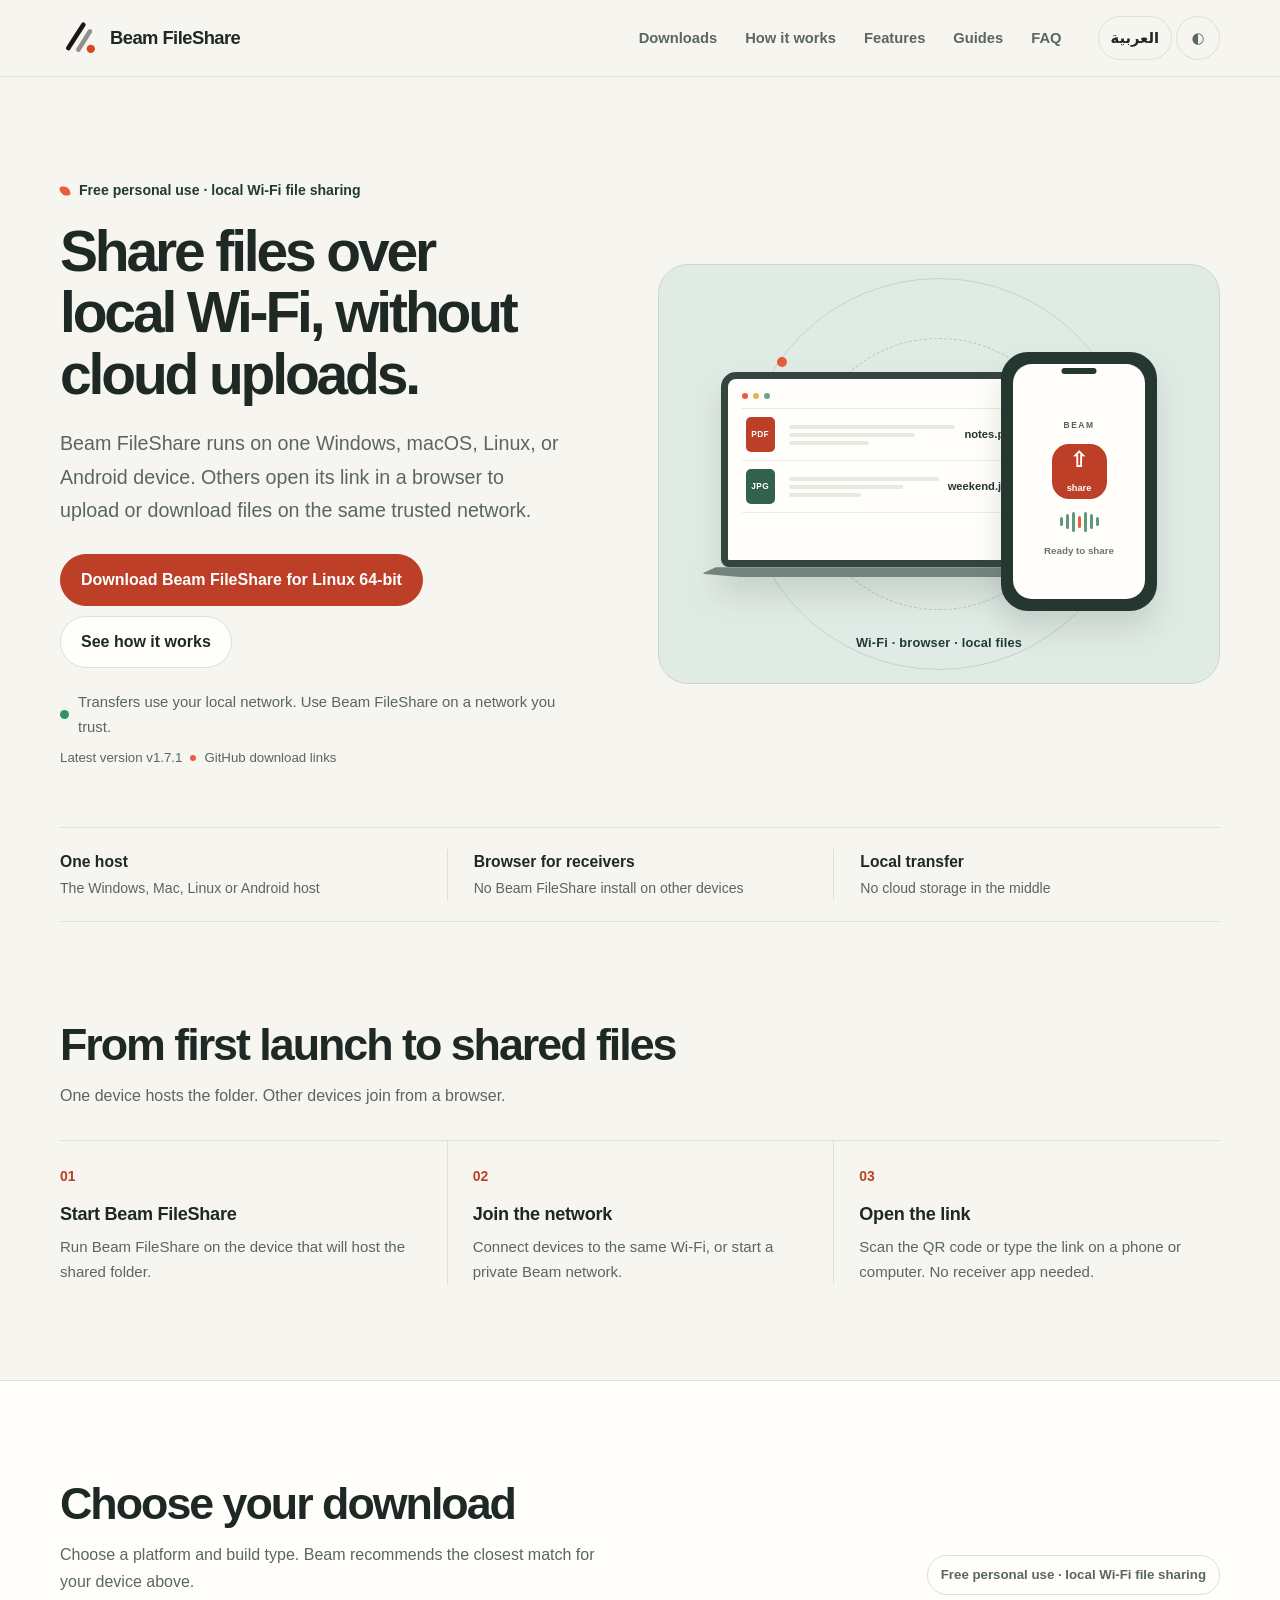
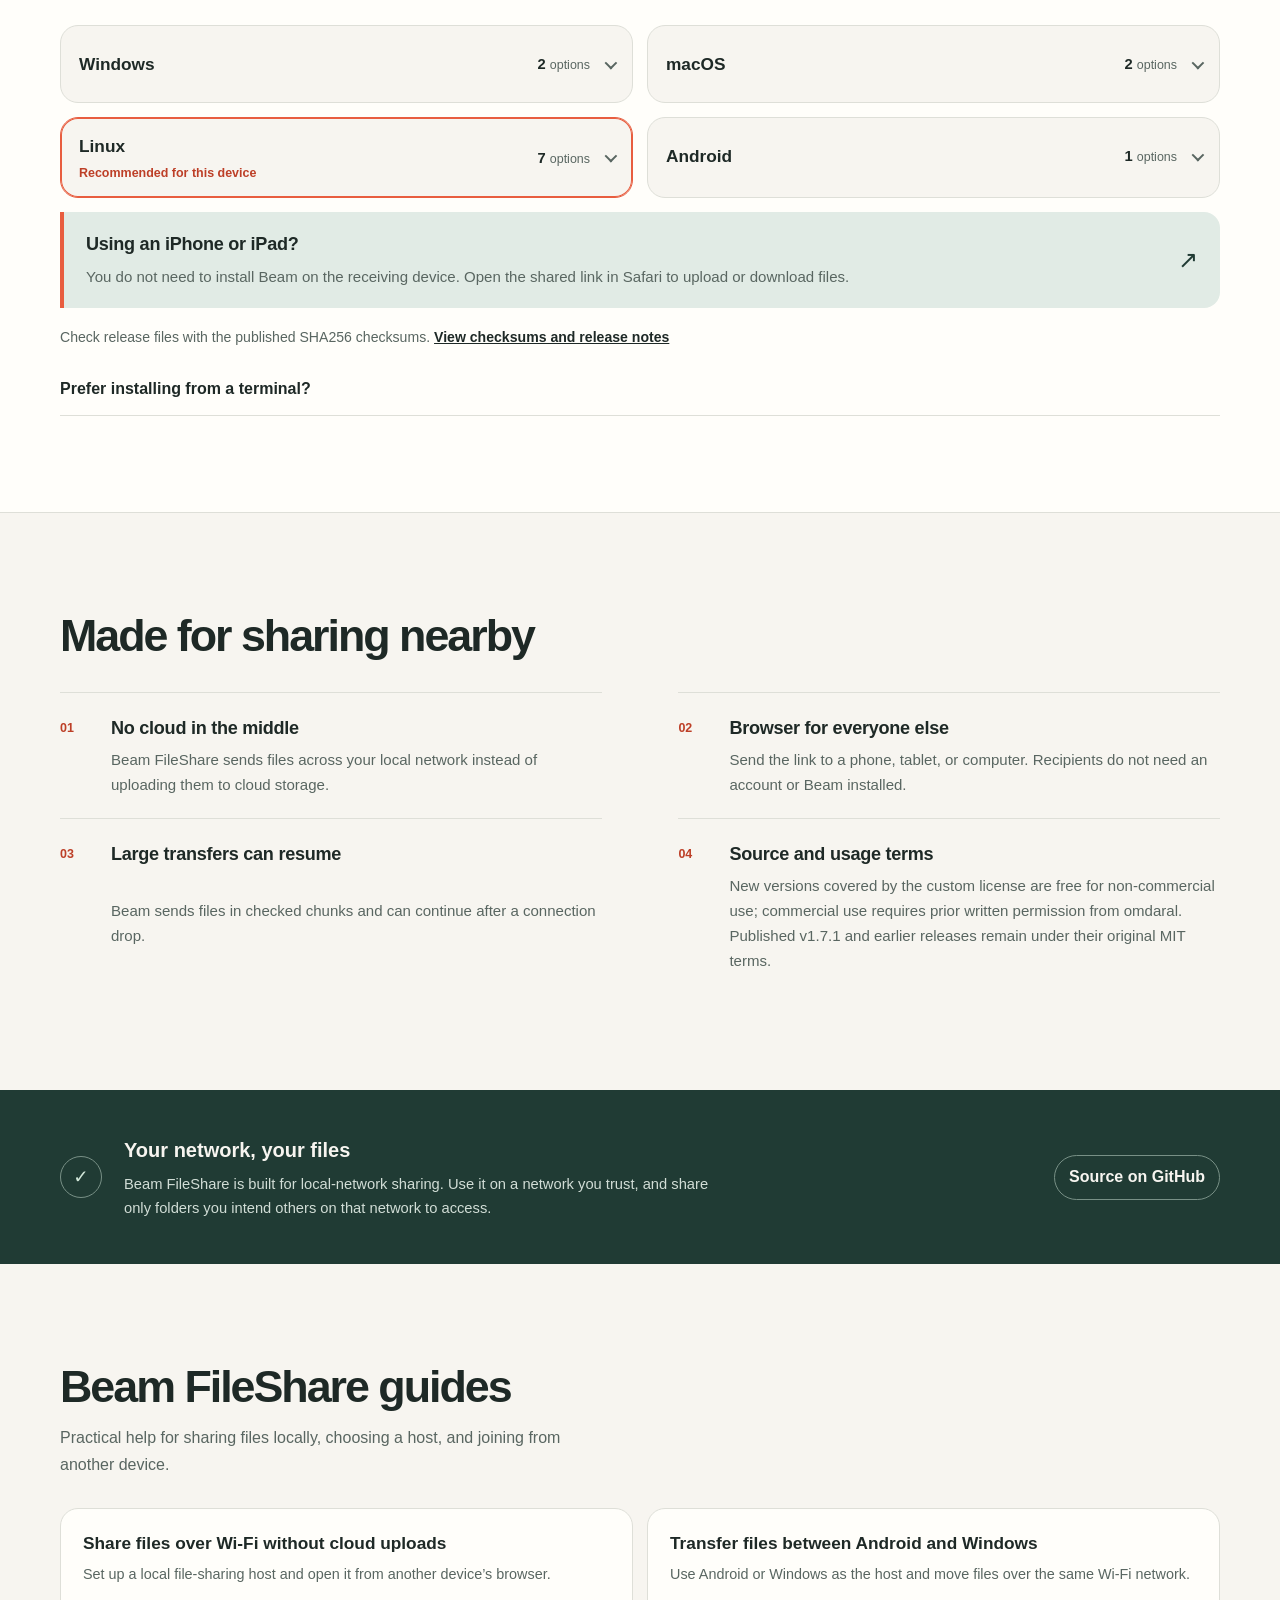
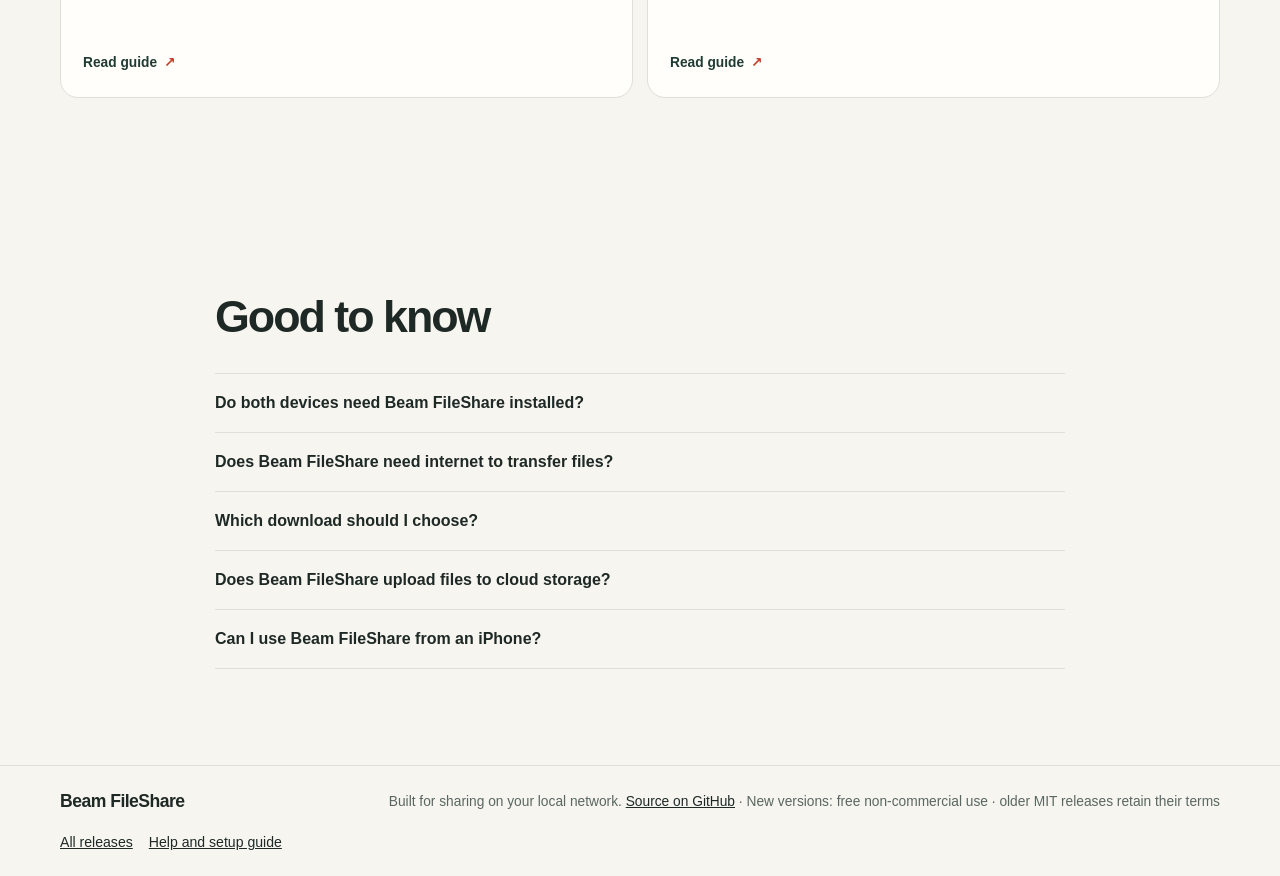
<file: index.html>
<!doctype html>
<html lang="en" dir="ltr">
<head>
<meta charset="utf-8">
<meta name="viewport" content="width=device-width, initial-scale=1">
<title>Beam FileShare: Local Wi-Fi File Sharing</title>
<meta name="description" content="Share files across local Wi-Fi with Beam FileShare. Host on Windows, macOS, Linux or Android; everyone else uses a browser. No cloud uploads or receiver app.">
<meta name="robots" content="index,follow,max-image-preview:large">
<link rel="canonical" href="https://omdaral.github.io/beam-website/">
<link rel="alternate" hreflang="en" href="https://omdaral.github.io/beam-website/">
<link rel="alternate" hreflang="ar" href="https://omdaral.github.io/beam-website/ar/">
<link rel="alternate" hreflang="x-default" href="https://omdaral.github.io/beam-website/">
<meta name="theme-color" content="#f7f5f0">
<meta property="og:type" content="website">
<meta name="referrer" content="strict-origin-when-cross-origin">
<meta property="og:site_name" content="Beam FileShare">
<meta property="og:title" content="Beam FileShare: Local Wi-Fi File Sharing">
<meta property="og:description" content="Share files over local Wi-Fi on Windows, Mac, Linux and Android. New versions are free for non-commercial use; v1.7.1 remains under its original MIT terms.">
<meta property="og:url" content="https://omdaral.github.io/beam-website/">
<meta property="og:image" content="https://omdaral.github.io/beam-website/assets/og-cover.png">
<meta property="og:image:width" content="1200">
<meta property="og:image:height" content="630">
<meta property="og:image:alt" content="Illustration of a phone and computer sharing a file over a local Wi‑Fi connection">
<meta property="og:locale" content="en_US">
<meta property="og:locale:alternate" content="ar_AR">
<meta name="twitter:card" content="summary_large_image">
<meta name="twitter:title" content="Beam FileShare: Local Wi-Fi File Sharing">
<meta name="twitter:description" content="Share files over local Wi-Fi on Windows, Mac, Linux and Android. New versions are free for non-commercial use; v1.7.1 remains under its original MIT terms.">
<meta name="twitter:image" content="https://omdaral.github.io/beam-website/assets/og-cover.png">
<link rel="icon" href="assets/logo.svg" type="image/svg+xml">
<link rel="apple-touch-icon" href="assets/logo.svg">
<link rel="manifest" href="manifest.webmanifest">
<script>(function(){var l=new URLSearchParams(location.search).get("lang");var a=/\/ar\/?$/.test(location.pathname);if(l==="ar"&&!a)location.replace("ar/");else if(l==="en"&&a)location.replace("../");})();</script>
<style>
:root {
  color-scheme: light;
  --paper: #f7f5f0;
  --surface: #fffefa;
  --ink: #1e2926;
  --muted: #596661;
  --line: #dedfd8;
  --accent: #e85d3f;
  --accent-dark: #bd3f27;
  --mint: #e1ebe5;
  --forest: #203b34;
  --focus: #1769aa;
  --radius: 20px;
  --max: 1160px;
}
:root[data-theme="dark"] {
  color-scheme: dark;
  --paper: #17201e;
  --surface: #202b28;
  --ink: #f3f2eb;
  --muted: #c0cbc5;
  --line: #3e4c46;
  --accent: #ff8263;
  --accent-dark: #ffab93;
  --mint: #263b34;
  --forest: #101714;
  --focus: #91caff;
}
* { box-sizing: border-box; }
html { scroll-behavior: smooth; scroll-padding-top: 92px; }
body { margin: 0; background: var(--paper); color: var(--ink); font-family: "Segoe UI", Tahoma, Arial, system-ui, sans-serif; font-size: 16px; line-height: 1.65; }
a { color: inherit; }
a:focus-visible, button:focus-visible, summary:focus-visible { outline: 3px solid var(--focus); outline-offset: 3px; }
button, a { -webkit-tap-highlight-color: transparent; touch-action: manipulation; }
.wrap { width: min(var(--max), 100% - 40px); margin-inline: auto; }
.skip { position: absolute; z-index: 100; inset-block-start: -60px; inset-inline-start: 12px; padding: 10px 16px; color: var(--surface); background: var(--ink); border-radius: 8px; }
.skip:focus { inset-block-start: 12px; }
.top { position: sticky; z-index: 20; inset-block-start: 0; background: color-mix(in srgb, var(--paper) 94%, transparent); border-bottom: 1px solid var(--line); backdrop-filter: blur(14px); }
.bar { min-height: 76px; display: flex; align-items: center; gap: 24px; }
.brand, .footer-brand { display: inline-flex; align-items: center; gap: 10px; text-decoration: none; font-size: 1.15rem; font-weight: 800; letter-spacing: -.03em; }
.brand img { flex: none; border-radius: 12px; }
.main-nav { margin-inline-start: auto; display: flex; align-items: center; gap: 4px; }
.main-nav a, .lang, .theme { min-height: 44px; display: inline-flex; align-items: center; justify-content: center; padding: 8px 12px; color: var(--muted); background: transparent; border: 0; border-radius: 999px; text-decoration: none; font: inherit; font-size: .92rem; font-weight: 650; }
.main-nav a:hover, .lang:hover, .theme:hover { background: var(--mint); color: var(--ink); }
.controls { display: flex; align-items: center; gap: 4px; }
.theme { min-width: 44px; border: 1px solid var(--line); cursor: pointer; }
.lang { color: var(--ink); border: 1px solid var(--line); }
.hero { display: grid; grid-template-columns: minmax(0, .95fr) minmax(420px, 1.05fr); align-items: center; gap: clamp(36px, 7vw, 92px); padding-block: clamp(52px, 8vw, 104px) 58px; }
.hero-copy { max-width: 570px; }
.eyebrow { margin: 0 0 18px; display: flex; align-items: center; gap: 9px; color: var(--forest); font-size: .88rem; font-weight: 750; }
.eyebrow-mark { width: 10px; height: 10px; display: inline-block; border-radius: 3px 8px 3px 8px; background: var(--accent); transform: rotate(-12deg); }
h1, h2, h3, p { overflow-wrap: anywhere; }
h1 { max-width: 18ch; margin: 0; font-size: clamp(2.45rem, 4.45vw, 4.05rem); letter-spacing: -.055em; line-height: 1.08; text-wrap: balance; }
.lead { max-width: 56ch; margin: 22px 0 26px; color: var(--muted); font-size: clamp(1.05rem, 1.7vw, 1.23rem); line-height: 1.7; }
.hero-actions { display: flex; flex-wrap: wrap; align-items: center; gap: 10px; }
.button { min-height: 52px; display: inline-flex; align-items: center; justify-content: center; padding: 12px 20px; border: 1px solid var(--line); border-radius: 999px; text-decoration: none; font-weight: 750; transition: background-color .15s ease, border-color .15s ease, transform .15s ease; }
.button:hover { transform: translateY(-1px); }
.button.primary { color: #fff; background: var(--accent-dark); border-color: var(--accent-dark); }
.button.primary:hover { background: var(--accent); border-color: var(--accent); }
.button.secondary { color: var(--ink); background: var(--surface); }
.button.secondary:hover { border-color: var(--ink); }
.hero-note { display: flex; align-items: center; gap: 9px; margin: 22px 0 8px; color: var(--muted); font-size: .93rem; }
.local-dot, .status-dot { width: 9px; height: 9px; flex: none; border-radius: 50%; background: #319363; }
.release-line { display: flex; flex-wrap: wrap; align-items: center; gap: 8px; margin: 0; color: var(--muted); font-size: .83rem; }
.status-dot { width: 6px; height: 6px; background: var(--accent); }
.transfer-visual { min-height: 420px; position: relative; display: grid; place-items: center; margin: 0; overflow: hidden; isolation: isolate; border: 1px solid #c9d7cf; border-radius: 30px; background: var(--mint); }
.transfer-visual::before { content: ""; position: absolute; width: 390px; height: 390px; border: 1px solid color-mix(in srgb, var(--forest) 14%, transparent); border-radius: 50%; }
.transfer-visual::after { content: ""; position: absolute; width: 270px; height: 270px; border: 1px dashed color-mix(in srgb, var(--forest) 22%, transparent); border-radius: 50%; }
.orbit { position: absolute; z-index: -1; width: 10px; height: 10px; border-radius: 50%; background: var(--accent); }
.orbit-one { inset-block-start: 22%; inset-inline-start: 21%; }
.orbit-two { inset-block-end: 25%; inset-inline-end: 17%; width: 7px; height: 7px; background: var(--forest); }
.device { position: absolute; z-index: 2; filter: drop-shadow(0 18px 15px rgb(32 59 52 / .14)); }
.laptop { width: 57%; inset-inline-start: 11%; inset-block-end: 106px; }
.screen { min-height: 195px; padding: 14px 14px 10px; border: 7px solid #34443f; border-radius: 15px 15px 8px 8px; background: #fffefa; }
.screen-top { display: flex; gap: 5px; height: 16px; border-bottom: 1px solid #e8e9e1; }
.screen-top i { width: 6px; height: 6px; border-radius: 50%; background: #e85d3f; }
.screen-top i:nth-child(2) { background: #e2b44f; }
.screen-top i:nth-child(3) { background: #6aa584; }
.screen-file { min-height: 52px; display: grid; grid-template-columns: 34px 1fr auto; align-items: center; gap: 9px; padding: 7px 4px; border-bottom: 1px solid #ecece7; color: #26342f; font: 600 .7rem/1.2 "Segoe UI", Arial, sans-serif; }
.file-icon { width: 29px; height: 35px; display: grid; place-items: center; color: #fff; background: #bd3f27; border-radius: 5px; font-size: .52rem; letter-spacing: .04em; }
.image-icon { background: #32624b; }
.file-lines { display: grid; gap: 4px; }
.file-lines i { width: 100%; height: 4px; border-radius: 3px; background: #e8e9e1; }
.file-lines i:nth-child(2) { width: 76%; }
.file-lines i:nth-child(3) { width: 48%; }
.laptop-base { height: 10px; margin-inline: -6%; border-radius: 0 0 18px 18px; background: #74847c; clip-path: polygon(4% 0,96% 0,100% 65%,88% 100%,12% 100%,0 65%); }
.phone { width: 28%; inset-inline-end: 11%; inset-block-end: 72px; padding: 7px; border: 5px solid #263630; border-radius: 27px; background: #263630; }
.phone-camera { position: absolute; z-index: 4; width: 35px; height: 6px; inset-block-start: 11px; inset-inline-start: 50%; transform: translateX(-50%); border-radius: 99px; background: #263630; }
.phone-screen { min-height: 235px; display: flex; flex-direction: column; align-items: center; justify-content: center; gap: 13px; padding: 23px 7px 10px; border-radius: 19px; color: #283831; background: #fffefa; font: 600 .61rem/1.2 "Segoe UI", Arial, sans-serif; }
.phone-label { color: #52615b; font-size: .53rem; letter-spacing: .18em; }
.phone-file { width: 55px; height: 55px; display: grid; place-items: center; color: #fff; background: var(--accent-dark); border-radius: 17px; font-size: 1.3rem; }
.phone-file b { color: #fff; font-size: .58rem; }
.phone-wave { height: 20px; display: flex; align-items: center; gap: 3px; }
.phone-wave i { width: 3px; height: 9px; border-radius: 3px; background: #5f987e; }
.phone-wave i:nth-child(2), .phone-wave i:nth-child(6) { height: 15px; }
.phone-wave i:nth-child(3), .phone-wave i:nth-child(5) { height: 20px; }
.phone-wave i:nth-child(4) { height: 12px; background: var(--accent); }
.phone-ready { color: #69766f; }
.beam-link { position: absolute; z-index: 1; width: 24%; inset-inline-start: 47%; inset-block-end: 211px; border-top: 2px dashed var(--accent); }
.beam-link span { position: absolute; inset-inline-start: 45%; inset-block-start: -11px; padding: 0 7px; color: var(--accent-dark); background: var(--mint); letter-spacing: .15em; }
.transfer-caption { position: absolute; inset-block-end: 30px; color: var(--forest); font-size: .8rem; font-weight: 750; letter-spacing: .015em; }
.proof { display: grid; grid-template-columns: repeat(3,1fr); padding-block: 21px; border-block: 1px solid var(--line); }
.proof p { display: grid; gap: 2px; margin: 0; padding-inline: 26px; border-inline-start: 1px solid var(--line); }
.proof p:first-child { padding-inline-start: 0; border-inline-start: 0; }
.proof strong { font-size: .98rem; }
.proof span { color: var(--muted); font-size: .88rem; }
.section { padding-block: clamp(58px, 8vw, 96px); }
.section-heading { max-width: 710px; margin-block-end: 30px; }
.section-heading h2 { margin: 0; font-size: clamp(1.9rem, 3.5vw, 2.8rem); letter-spacing: -.045em; line-height: 1.18; text-wrap: balance; }
.section-heading p { max-width: 62ch; margin: 12px 0 0; color: var(--muted); }
.steps { display: grid; grid-template-columns: repeat(3,1fr); gap: 0; margin: 0; padding: 0; list-style: none; border-block-start: 1px solid var(--line); }
.steps li { padding: 22px 25px 0; border-inline-start: 1px solid var(--line); }
.steps li:first-child { padding-inline-start: 0; border-inline-start: 0; }
.step-no { color: var(--accent-dark); font-size: .87rem; font-weight: 800; font-variant-numeric: tabular-nums; }
.steps h3, .feature h3, .phone-note h3 { margin: 11px 0 5px; font-size: 1.13rem; letter-spacing: -.015em; }
.steps p, .feature p, .phone-note p { margin: 0; color: var(--muted); font-size: .94rem; }
.downloads { background: var(--surface); border-block: 1px solid var(--line); }
.download-heading { max-width: none; display: flex; flex-wrap: wrap; align-items: end; justify-content: space-between; gap: 18px; }
.download-heading>div { max-width: 710px; }
.free-mark { padding: 8px 13px; border: 1px solid var(--line); border-radius: 999px; color: var(--muted); font-size: .83rem; font-weight: 700; }
.download-grid { display: grid; grid-template-columns: repeat(2,minmax(0,1fr)); gap: 14px; }
.download-platform { min-width: 0; overflow: hidden; border: 1px solid var(--line); border-radius: 18px; background: var(--paper); }
.download-platform.recommended { border-color: var(--accent); box-shadow: inset 0 0 0 1px var(--accent); }
.platform-summary { min-height: 76px; display: flex; align-items: center; gap: 12px; padding: 14px 18px; cursor: pointer; list-style: none; }
.platform-summary::-webkit-details-marker { display: none; }
.platform-summary-main { min-width: 0; flex: 1; display: grid; gap: 2px; }
.platform-summary-main>b { font-size: 1.08rem; }
.platform-recommendation { display: none; color: var(--accent-dark); font-size: .78rem; font-weight: 700; }
.download-platform.recommended .platform-recommendation { display: block; }
.platform-count { flex: none; display: inline-flex; align-items: baseline; gap: 4px; color: var(--muted); font-size: .78rem; white-space: nowrap; }
.platform-count b { color: var(--ink); font-size: .92rem; font-variant-numeric: tabular-nums; }
.platform-chevron { width: 9px; height: 9px; flex: none; margin-inline-start: 3px; border-inline-end: 2px solid var(--muted); border-block-end: 2px solid var(--muted); transform: rotate(45deg) translateY(-2px); transition: transform .16s ease; }
.download-platform[open] .platform-chevron { transform: rotate(225deg) translateY(-2px); }
.platform-content { padding: 0 18px 18px; border-block-start: 1px solid var(--line); }
.platform-description { margin: 12px 0; color: var(--muted); font-size: .84rem; }
.build-list { display: grid; gap: 7px; }
.build-choice { min-width: 0; min-height: 58px; display: flex; align-items: center; gap: 9px; padding: 8px 11px; border: 1px solid var(--line); border-radius: 12px; color: var(--ink); background: var(--surface); text-decoration: none; transition: border-color .16s ease, transform .16s ease, background-color .16s ease; }
.build-choice:hover { transform: translateY(-1px); border-color: var(--forest); }
.build-choice.recommended { border-color: var(--accent); box-shadow: inset 0 0 0 1px var(--accent); }
.build-choice-main { min-width: 0; flex: 1; display: grid; gap: 1px; }
.build-choice-main b { overflow-wrap: anywhere; font-size: .88rem; line-height: 1.35; }
.build-choice-main small { color: var(--muted); font-size: .75rem; line-height: 1.35; }
.build-size { flex: none; color: var(--muted); font-size: .7rem; font-variant-numeric: tabular-nums; white-space: nowrap; direction: ltr; }
.build-download { flex: none; color: var(--forest); font-size: .78rem; font-weight: 750; }
.build-arrow { flex: none; color: var(--accent-dark); font-size: 1rem; font-weight: 800; }
.build-choice:hover .build-download, .build-choice:hover .build-arrow { color: var(--accent-dark); }
.phone-note { display: flex; align-items: center; justify-content: space-between; gap: 18px; margin-block-start: 14px; padding: 18px 22px; border-inline-start: 4px solid var(--accent); border-radius: 0 16px 16px 0; background: var(--mint); }
.phone-note h3 { margin-block-start: 0; }
.phone-mark { flex: none; color: var(--forest); font-size: 1.5rem; }
.terminal { margin-block-start: 14px; border-block-end: 1px solid var(--line); }
.terminal summary { min-height: 52px; display: flex; align-items: center; cursor: pointer; font-weight: 750; }
.command { min-width: 0; display: flex; align-items: center; gap: 10px; padding: 8px; border: 1px solid var(--line); border-radius: 12px; background: var(--paper); direction: ltr; }
.command code { min-width: 0; flex: 1; overflow-x: auto; white-space: nowrap; font: .8rem/1.5 ui-monospace, SFMono-Regular, Consolas, monospace; }
.command button { min-height: 40px; padding: 7px 12px; border: 0; border-radius: 8px; color: #fff; background: var(--forest); font: inherit; font-weight: 700; cursor: pointer; }
.small-note { color: var(--muted); font-size: .88rem; }
.feature-grid { display: grid; grid-template-columns: repeat(2,minmax(0,1fr)); column-gap: clamp(25px, 6vw, 78px); }
.feature { display: grid; grid-template-columns: 38px 1fr; column-gap: 13px; padding-block: 21px; border-block-start: 1px solid var(--line); }
.feature-mark { grid-row: span 2; padding-block-start: 4px; color: var(--accent-dark); font-size: .78rem; font-weight: 800; font-variant-numeric: tabular-nums; }
.feature h3 { margin-block: 0 4px; }
.guide-grid { display: grid; grid-template-columns: repeat(2,minmax(0,1fr)); gap: 14px; }
.guide-card { min-height: 190px; display: flex; flex-direction: column; align-items: flex-start; padding: 22px; border: 1px solid var(--line); border-radius: 18px; color: var(--ink); background: var(--surface); text-decoration: none; transition: border-color .16s ease, transform .16s ease; }
.guide-card:hover { transform: translateY(-2px); border-color: var(--accent-dark); }
.guide-card h3 { margin: 0; font-size: 1.08rem; line-height: 1.4; }
.guide-card p { margin: 8px 0 18px; color: var(--muted); font-size: .9rem; }
.guide-card span { display: flex; gap: 7px; align-items: center; margin-block-start: auto; color: var(--forest); font-size: .86rem; font-weight: 750; }
.guide-card b { color: var(--accent-dark); }
.trust { color: #f7f5f0; background: var(--forest); }
.trust-inner { min-height: 174px; display: grid; grid-template-columns: auto 1fr auto; align-items: center; gap: 22px; padding-block: 25px; }
.trust-icon { width: 42px; height: 42px; display: grid; place-items: center; border: 1px solid #789086; border-radius: 50%; color: #d2e7d9; font-size: 1.15rem; }
.trust h2 { margin: 0 0 5px; font-size: 1.25rem; }
.trust p { max-width: 75ch; margin: 0; color: #d1ddd6; font-size: .92rem; }
.trust a { min-height: 44px; display: inline-flex; align-items: center; padding: 8px 14px; border: 1px solid #789086; border-radius: 999px; color: inherit; text-decoration: none; font-weight: 700; }
.trust a:hover { background: #315248; }
.faq { max-width: 850px; }
.faq-list details { border-block-start: 1px solid var(--line); }
.faq-list details:last-child { border-block-end: 1px solid var(--line); }
.faq-list summary { min-height: 58px; display: flex; align-items: center; cursor: pointer; font-weight: 750; list-style-position: inside; }
.faq-list p { max-width: 68ch; margin: 0; padding: 0 0 18px 22px; color: var(--muted); }
[dir="rtl"] .faq-list p { padding: 0 22px 18px 0; }
.footer { border-block-start: 1px solid var(--line); }
.footer-row { min-height: 110px; display: flex; flex-wrap: wrap; align-items: center; justify-content: space-between; gap: 12px 24px; padding-block: 20px; }
.footer-brand { font-size: 1.1rem; }
.footer-row p { margin: 0; color: var(--muted); font-size: .86rem; }
.footer-row p a, .footer-links a { color: var(--ink); }
.footer-links { display: flex; flex-wrap: wrap; gap: 16px; }
.footer-links a { font-size: .88rem; }
.noscript { margin: 0; padding: 10px 20px; text-align: center; background: var(--mint); }
[dir="rtl"] body { font-family: Tahoma, "Segoe UI", Arial, system-ui, sans-serif; }
[dir="rtl"] .phone-note { border-radius: 16px 0 0 16px; }
@media (max-width: 820px) {
  .bar { min-height: 68px; flex-wrap: wrap; gap: 4px 12px; padding-block: 8px; }
  .brand { margin-inline-end: auto; }
  .main-nav { order: 3; width: 100%; overflow-x: auto; margin-inline: -4px; padding-block-end: 2px; scrollbar-width: none; }
  .main-nav::-webkit-scrollbar { display: none; }
  .main-nav a { min-height: 38px; flex: none; padding: 6px 9px; font-size: .86rem; }
  .hero { grid-template-columns: 1fr; gap: 34px; padding-block: 52px 42px; }
  .hero-copy { max-width: 680px; }
  h1 { max-width: 18ch; font-size: clamp(2.5rem, 8vw, 3.8rem); }
  .transfer-visual { width: min(100%, 590px); min-height: 380px; justify-self: center; }
  .proof { gap: 12px; }
  .proof p { padding-inline: 12px; }
}
@media (max-width: 560px) {
  .wrap { width: min(var(--max), 100% - 32px); }
  .hero { padding-block: 36px 31px; gap: 26px; }
  .eyebrow { margin-block-end: 13px; font-size: .79rem; }
  h1 { font-size: clamp(2.05rem, 10.2vw, 2.9rem); }
  .lead { margin-block: 16px 20px; font-size: 1.02rem; }
  .hero-actions { display: grid; grid-template-columns: 1fr; }
  .button { width: 100%; }
  .hero-note { margin-block-start: 15px; }
  .transfer-visual { min-height: 300px; border-radius: 23px; }
  .transfer-visual::before { width: 290px; height: 290px; }
  .transfer-visual::after { width: 205px; height: 205px; }
  .laptop { width: 59%; inset-inline-start: 8%; inset-block-end: 82px; }
  .screen { min-height: 150px; padding: 9px; border-width: 5px; }
  .screen-file { min-height: 42px; grid-template-columns: 27px 1fr auto; gap: 6px; font-size: .55rem; }
  .file-icon { width: 24px; height: 29px; }
  .phone { width: 28%; inset-inline-end: 9%; inset-block-end: 58px; padding: 5px; border-width: 4px; }
  .phone-screen { min-height: 180px; gap: 8px; }
  .phone-file { width: 42px; height: 42px; border-radius: 13px; }
  .beam-link { inset-block-end: 160px; }
  .transfer-caption { inset-block-end: 19px; font-size: .72rem; }
  .proof { grid-template-columns: 1fr; gap: 0; padding-block: 5px; }
  .proof p, .proof p:first-child { padding: 12px 0; border-inline-start: 0; border-block-end: 1px solid var(--line); }
  .proof p:last-child { border-block-end: 0; }
  .section { padding-block: 55px; }
  .section-heading { margin-block-end: 22px; }
  .steps { grid-template-columns: 1fr; }
  .steps li, .steps li:first-child { padding: 17px 0; border-inline-start: 0; border-block-end: 1px solid var(--line); }
  .steps li:last-child { border-block-end: 0; }
  .steps h3 { margin-block-start: 5px; }
  .download-grid, .feature-grid, .guide-grid { grid-template-columns: 1fr; }
  .platform-summary { min-height: 68px; padding-inline: 14px; }
  .platform-content { padding-inline: 14px; }
  .build-choice { gap: 7px; padding-inline: 9px; }
  .build-download { font-size: .74rem; }
  .phone-note { padding: 16px; }
  .trust-inner { grid-template-columns: auto 1fr; gap: 15px; padding-block: 25px; }
  .trust-inner>a { grid-column: 2; justify-self: start; }
  .faq-list p { padding-inline-start: 0; }
  [dir="rtl"] .faq-list p { padding-inline: 0; }
  .footer-row { align-items: flex-start; flex-direction: column; padding-block: 24px; }
}
@media (prefers-reduced-motion: reduce) {
  html { scroll-behavior: auto; }
  *, *::before, *::after { animation-duration: .01ms !important; transition-duration: .01ms !important; }
}
.checksum-note { margin: 18px 0 0; color: var(--muted); font-size: .88rem; }
.checksum-note a { color: var(--ink); font-weight: 700; }

</style>
<script type="application/ld+json">{"@context":"https://schema.org","@graph":[{"@type":"SoftwareApplication","@id":"https://omdaral.github.io/beam-website/#app","name":"Beam FileShare","alternateName":"Beam local Wi-Fi file sharing","description":"Share files across local Wi-Fi with Beam FileShare. Host on Windows, macOS, Linux or Android; everyone else uses a browser. No cloud uploads or receiver app.","brand":{"@type":"Brand","name":"Beam FileShare"},"applicationCategory":"UtilitiesApplication","operatingSystem":["Linux","Windows","macOS","Android"],"inLanguage":"en","license":"https://github.com/omdaral/beam-fileshare/blob/main/LICENSE","softwareVersion":"1.7.1","isAccessibleForFree":true,"url":"https://omdaral.github.io/beam-website/","downloadUrl":"https://github.com/omdaral/beam-fileshare/releases/latest","offers":{"@type":"Offer","price":"0","priceCurrency":"USD"},"codeRepository":"https://github.com/omdaral/beam-fileshare"},{"@type":"WebSite","@id":"https://omdaral.github.io/beam-website/#website","name":"Beam FileShare","url":"https://omdaral.github.io/beam-website/","inLanguage":["en","ar"]},{"@type":"FAQPage","mainEntity":[{"@type":"Question","name":"Do both devices need Beam FileShare installed?","acceptedAnswer":{"@type":"Answer","text":"No. Run Beam FileShare only on the device hosting the shared folder. Other devices join using a web browser."}},{"@type":"Question","name":"Does Beam FileShare need internet to transfer files?","acceptedAnswer":{"@type":"Answer","text":"File transfers work over a local Wi-Fi network without internet. Internet is needed to download Beam FileShare or check GitHub for a new release."}},{"@type":"Question","name":"Which download should I choose?","acceptedAnswer":{"@type":"Answer","text":"Choose a build for the device that will run Beam FileShare. Most Windows PCs use x64; most Intel or AMD Linux computers use x64; newer Macs use Apple Silicon. Android uses the APK."}},{"@type":"Question","name":"Does Beam FileShare upload files to cloud storage?","acceptedAnswer":{"@type":"Answer","text":"No. Beam FileShare transfers files across your local network instead of uploading them to a cloud-storage service."}},{"@type":"Question","name":"Can I use Beam FileShare from an iPhone?","acceptedAnswer":{"@type":"Answer","text":"Yes. Use Safari to open the host’s shared link as a receiving device. You do not need to install Beam FileShare on the iPhone."}}]}]}</script>
</head>
<body>
<a class="skip" href="#main">Skip to content</a>
<header class="top">
  <div class="wrap bar">
    <a class="brand" href="./" aria-label="Beam FileShare — Skip to content">
      <img src="assets/logo.svg" width="40" height="40" alt="" fetchpriority="high">
      <span>Beam FileShare</span>
    </a>
    <nav class="main-nav" aria-label="Main navigation">
      <a href="#download">Downloads</a>
      <a href="#how">How it works</a>
      <a href="#features">Features</a>
      <a href="#guides">Guides</a>
      <a href="#faq">FAQ</a>
    </nav>
    <div class="controls">
      <a class="lang" href="ar/" hreflang="ar" lang="ar">العربية</a>
      <button class="theme" id="themeBtn" type="button" aria-label="Switch color theme" aria-pressed="false">◐</button>
    </div>
  </div>
</header>
<main id="main">
  <section class="hero wrap" aria-labelledby="hero-title">
    <div class="hero-copy">
      <p class="eyebrow"><span class="eyebrow-mark" aria-hidden="true"></span>Free personal use · local Wi-Fi file sharing</p>
      <h1 id="hero-title">Share files over local Wi-Fi, without cloud uploads.</h1>
      <p class="lead">Beam FileShare runs on one Windows, macOS, Linux, or Android device. Others open its link in a browser to upload or download files on the same trusted network.</p>
      <div class="hero-actions">
        <a class="button primary" id="smartDownload" href="#download" data-default="Download Beam FileShare" data-prefix="Download Beam FileShare for" data-ios-label="Use Beam from Safari">Download Beam FileShare</a>
        <a class="button secondary" href="#how">See how it works</a>
      </div>
      <p class="hero-note"><span class="local-dot" aria-hidden="true"></span>Transfers use your local network. Use Beam FileShare on a network you trust.</p>
      <p class="release-line"><span id="versionBadge">Latest version v1.7.1</span><span class="status-dot" aria-hidden="true"></span><span id="releaseStatus">New versions: free non-commercial use · older MIT releases retain their terms</span></p>
    </div>
    <figure class="transfer-visual" aria-label="Illustration of a phone and computer sharing a file over a local Wi‑Fi connection">
      <span class="orbit orbit-one" aria-hidden="true"></span>
      <span class="orbit orbit-two" aria-hidden="true"></span>
      <div class="device laptop" aria-hidden="true">
        <div class="screen"><div class="screen-top"><i></i><i></i><i></i></div><div class="screen-file"><span class="file-icon">PDF</span><span class="file-lines"><i></i><i></i><i></i></span><b>notes.pdf</b></div><div class="screen-file second"><span class="file-icon image-icon">JPG</span><span class="file-lines"><i></i><i></i><i></i></span><b>weekend.jpg</b></div></div>
        <div class="laptop-base"></div>
      </div>
      <div class="device phone" aria-hidden="true">
        <div class="phone-camera"></div><div class="phone-screen"><span class="phone-label">BEAM</span><div class="phone-file">⇧<b>share</b></div><div class="phone-wave"><i></i><i></i><i></i><i></i><i></i><i></i><i></i></div><span class="phone-ready">Ready to share</span></div>
      </div>
      <div class="beam-link" aria-hidden="true"><span>•••</span></div>
      <span class="transfer-caption">Wi‑Fi · browser · local files</span>
    </figure>
  </section>
  <section class="proof wrap" aria-label="Transfers use your local network. Use Beam FileShare on a network you trust.">
    <p><strong>One host</strong><span>The Windows, Mac, Linux or Android host</span></p>
    <p><strong>Browser for receivers</strong><span>No Beam FileShare install on other devices</span></p>
    <p><strong>Local transfer</strong><span>No cloud storage in the middle</span></p>
  </section>
  <section class="section wrap" id="how" aria-labelledby="how-title">
    <div class="section-heading"><h2 id="how-title">From first launch to shared files</h2><p>One device hosts the folder. Other devices join from a browser.</p></div>
    <ol class="steps">
      <li><span class="step-no">01</span><h3>Start Beam FileShare</h3><p>Run Beam FileShare on the device that will host the shared folder.</p></li>
      <li><span class="step-no">02</span><h3>Join the network</h3><p>Connect devices to the same Wi‑Fi, or start a private Beam network.</p></li>
      <li><span class="step-no">03</span><h3>Open the link</h3><p>Scan the QR code or type the link on a phone or computer. No receiver app needed.</p></li>
    </ol>
  </section>
  <section class="section downloads" id="download" aria-labelledby="download-title">
    <div class="wrap">
      <div class="section-heading download-heading"><div><h2 id="download-title">Choose your download</h2><p>Choose a platform and build type. Beam recommends the closest match for your device above.</p></div><span class="free-mark">Free personal use · local Wi-Fi file sharing</span></div>
      <div class="download-grid"><details class="download-platform" data-platform="windows"><summary class="platform-summary"><span class="platform-summary-main"><b>Windows</b><small class="platform-recommendation">Recommended for this device</small></span><span class="platform-count"><b>2</b><span>options</span></span><span class="platform-chevron" aria-hidden="true"></span></summary><div class="platform-content"><p class="platform-description">Choose x64 for most PCs, or ARM64 for ARM-powered devices.</p><div class="build-list"><a class="build-choice" data-asset="windows-amd64" href="https://github.com/omdaral/beam-fileshare/releases/download/v1.7.1/Beam-1.7.1-windows-amd64.zip" aria-label="Download Windows · x64"><span class="build-choice-main"><b>Windows · x64</b><small>Portable ZIP · no installer</small></span><span class="build-size" data-asset-size="windows-amd64" aria-hidden="true"></span><span class="build-download">Download</span><span class="build-arrow" aria-hidden="true">↓</span></a><a class="build-choice" data-asset="windows-arm64" href="https://github.com/omdaral/beam-fileshare/releases/download/v1.7.1/Beam-1.7.1-windows-arm64.zip" aria-label="Download Windows · ARM64"><span class="build-choice-main"><b>Windows · ARM64</b><small>Portable ZIP · no installer</small></span><span class="build-size" data-asset-size="windows-arm64" aria-hidden="true"></span><span class="build-download">Download</span><span class="build-arrow" aria-hidden="true">↓</span></a></div></div></details>
<details class="download-platform" data-platform="macos"><summary class="platform-summary"><span class="platform-summary-main"><b>macOS</b><small class="platform-recommendation">Recommended for this device</small></span><span class="platform-count"><b>2</b><span>options</span></span><span class="platform-chevron" aria-hidden="true"></span></summary><div class="platform-content"><p class="platform-description">Choose Apple Silicon for M-series Macs, or Intel for older Macs.</p><div class="build-list"><a class="build-choice" data-asset="macos-arm64" href="https://github.com/omdaral/beam-fileshare/releases/download/v1.7.1/Beam-1.7.1-macos-arm64.zip" aria-label="Download Apple Silicon · ARM64"><span class="build-choice-main"><b>Apple Silicon · ARM64</b><small>Portable ZIP · no installer</small></span><span class="build-size" data-asset-size="macos-arm64" aria-hidden="true"></span><span class="build-download">Download</span><span class="build-arrow" aria-hidden="true">↓</span></a><a class="build-choice" data-asset="macos-amd64" href="https://github.com/omdaral/beam-fileshare/releases/download/v1.7.1/Beam-1.7.1-macos-amd64.zip" aria-label="Download Intel · x64"><span class="build-choice-main"><b>Intel · x64</b><small>Portable ZIP · no installer</small></span><span class="build-size" data-asset-size="macos-amd64" aria-hidden="true"></span><span class="build-download">Download</span><span class="build-arrow" aria-hidden="true">↓</span></a></div></div></details>
<details class="download-platform" data-platform="linux"><summary class="platform-summary"><span class="platform-summary-main"><b>Linux</b><small class="platform-recommendation">Recommended for this device</small></span><span class="platform-count"><b>7</b><span>options</span></span><span class="platform-chevron" aria-hidden="true"></span></summary><div class="platform-content"><p class="platform-description">Choose a portable build or the package format used by your distribution.</p><div class="build-list"><a class="build-choice" data-asset="linux-amd64" href="https://github.com/omdaral/beam-fileshare/releases/download/v1.7.1/Beam-1.7.1-linux-amd64.tar.gz" aria-label="Download Linux · x64"><span class="build-choice-main"><b>Linux · x64</b><small>Portable .tar.gz archive</small></span><span class="build-size" data-asset-size="linux-amd64" aria-hidden="true"></span><span class="build-download">Download</span><span class="build-arrow" aria-hidden="true">↓</span></a><a class="build-choice" data-asset="linux-arm64" href="https://github.com/omdaral/beam-fileshare/releases/download/v1.7.1/Beam-1.7.1-linux-arm64.tar.gz" aria-label="Download Linux · ARM64"><span class="build-choice-main"><b>Linux · ARM64</b><small>Portable .tar.gz archive</small></span><span class="build-size" data-asset-size="linux-arm64" aria-hidden="true"></span><span class="build-download">Download</span><span class="build-arrow" aria-hidden="true">↓</span></a><a class="build-choice" data-asset="appimage-x64" href="https://github.com/omdaral/beam-fileshare/releases/download/v1.7.1/Beam-1.7.1-x86_64.AppImage" aria-label="Download AppImage · x64"><span class="build-choice-main"><b>AppImage · x64</b><small>Single-file app · no installation</small></span><span class="build-size" data-asset-size="appimage-x64" aria-hidden="true"></span><span class="build-download">Download</span><span class="build-arrow" aria-hidden="true">↓</span></a><a class="build-choice" data-asset="appimage-arm" href="https://github.com/omdaral/beam-fileshare/releases/download/v1.7.1/Beam-1.7.1-aarch64.AppImage" aria-label="Download AppImage · ARM64"><span class="build-choice-main"><b>AppImage · ARM64</b><small>Single-file app · no installation</small></span><span class="build-size" data-asset-size="appimage-arm" aria-hidden="true"></span><span class="build-download">Download</span><span class="build-arrow" aria-hidden="true">↓</span></a><a class="build-choice" data-asset="deb-amd64" href="https://github.com/omdaral/beam-fileshare/releases/download/v1.7.1/beam-fileshare_1.7.1-1_amd64.deb" aria-label="Download Debian / Ubuntu · x64"><span class="build-choice-main"><b>Debian / Ubuntu · x64</b><small>.deb package</small></span><span class="build-size" data-asset-size="deb-amd64" aria-hidden="true"></span><span class="build-download">Download</span><span class="build-arrow" aria-hidden="true">↓</span></a><a class="build-choice" data-asset="deb-arm64" href="https://github.com/omdaral/beam-fileshare/releases/download/v1.7.1/beam-fileshare_1.7.1-1_arm64.deb" aria-label="Download Debian / Ubuntu · ARM64"><span class="build-choice-main"><b>Debian / Ubuntu · ARM64</b><small>.deb package</small></span><span class="build-size" data-asset-size="deb-arm64" aria-hidden="true"></span><span class="build-download">Download</span><span class="build-arrow" aria-hidden="true">↓</span></a><a class="build-choice" data-asset="rpm" href="https://github.com/omdaral/beam-fileshare/releases/download/v1.7.1/beam-fileshare-1.7.1-1.x86_64.rpm" aria-label="Download Fedora / RPM · x64"><span class="build-choice-main"><b>Fedora / RPM · x64</b><small>.rpm package</small></span><span class="build-size" data-asset-size="rpm" aria-hidden="true"></span><span class="build-download">Download</span><span class="build-arrow" aria-hidden="true">↓</span></a></div></div></details>
<details class="download-platform" data-platform="android"><summary class="platform-summary"><span class="platform-summary-main"><b>Android</b><small class="platform-recommendation">Recommended for this device</small></span><span class="platform-count"><b>1</b><span>options</span></span><span class="platform-chevron" aria-hidden="true"></span></summary><div class="platform-content"><p class="platform-description">Install Beam on the Android device that will host files.</p><div class="build-list"><a class="build-choice" data-asset="android" href="https://github.com/omdaral/beam-fileshare/releases/download/v1.7.1/Beam-1.7.1-android.apk" aria-label="Download Android · APK"><span class="build-choice-main"><b>Android · APK</b><small>Installable APK</small></span><span class="build-size" data-asset-size="android" aria-hidden="true"></span><span class="build-download">Download</span><span class="build-arrow" aria-hidden="true">↓</span></a></div></div></details></div>
      <div class="phone-note" id="iphone-note"><div><h3>Using an iPhone or iPad?</h3><p>You do not need to install Beam on the receiving device. Open the shared link in Safari to upload or download files.</p></div><span class="phone-mark" aria-hidden="true">↗</span></div>
      <p class="checksum-note" id="verify">Check release files with the published SHA256 checksums. <a href="https://github.com/omdaral/beam-fileshare/releases/latest">View checksums and release notes</a></p>
      <details class="terminal"><summary>Prefer installing from a terminal?</summary><div class="command"><code id="oneline">curl -sSL https://raw.githubusercontent.com/omdaral/beam-fileshare/main/get-beam.sh | bash -s -- --install</code><button id="copyBtn" type="button" aria-live="polite">Copy command</button></div><p class="small-note">The installer detects your operating system and architecture.</p></details>
    </div>
  </section>
  <section class="section wrap" id="features" aria-labelledby="features-title">
    <div class="section-heading"><h2 id="features-title">Made for sharing nearby</h2></div>
    <div class="feature-grid">
      <article class="feature"><span class="feature-mark" aria-hidden="true">01</span><h3>No cloud in the middle</h3><p>Beam FileShare sends files across your local network instead of uploading them to cloud storage.</p></article>
      <article class="feature"><span class="feature-mark" aria-hidden="true">02</span><h3>Browser for everyone else</h3><p>Send the link to a phone, tablet, or computer. Recipients do not need an account or Beam installed.</p></article>
      <article class="feature"><span class="feature-mark" aria-hidden="true">03</span><h3>Large transfers can resume</h3><p>Beam sends files in checked chunks and can continue after a connection drop.</p></article>
      <article class="feature"><span class="feature-mark" aria-hidden="true">04</span><h3>Source and usage terms</h3><p>New versions covered by the custom license are free for non-commercial use; commercial use requires prior written permission from omdaral. Published v1.7.1 and earlier releases remain under their original MIT terms.</p></article>
    </div>
  </section>
  <section class="trust">
    <div class="wrap trust-inner"><span class="trust-icon" aria-hidden="true">✓</span><div><h2>Your network, your files</h2><p>Beam FileShare is built for local-network sharing. Use it on a network you trust, and share only folders you intend others on that network to access.</p></div><a href="https://github.com/omdaral/beam-fileshare">Source on GitHub</a></div>
  </section>
  <section class="section wrap guides" id="guides" aria-labelledby="guides-title">
    <div class="section-heading"><h2 id="guides-title">Beam FileShare guides</h2><p>Practical help for sharing files locally, choosing a host, and joining from another device.</p></div>
    <div class="guide-grid">
      <a class="guide-card" href="guides/share-files-over-wifi/"><h3>Share files over Wi-Fi without cloud uploads</h3><p>Set up a local file-sharing host and open it from another device’s browser.</p><span>Read guide <b aria-hidden="true">↗</b></span></a>
      <a class="guide-card" href="guides/android-to-windows-file-sharing/"><h3>Transfer files between Android and Windows</h3><p>Use Android or Windows as the host and move files over the same Wi-Fi network.</p><span>Read guide <b aria-hidden="true">↗</b></span></a>
    </div>
  </section>
  <section class="section wrap faq" id="faq" aria-labelledby="faq-title">
    <div class="section-heading"><h2 id="faq-title">Good to know</h2></div>
    <div class="faq-list"><details><summary>Do both devices need Beam FileShare installed?</summary><p>No. Run Beam FileShare only on the device hosting the shared folder. Other devices join using a web browser.</p></details>
<details><summary>Does Beam FileShare need internet to transfer files?</summary><p>File transfers work over a local Wi-Fi network without internet. Internet is needed to download Beam FileShare or check GitHub for a new release.</p></details>
<details><summary>Which download should I choose?</summary><p>Choose a build for the device that will run Beam FileShare. Most Windows PCs use x64; most Intel or AMD Linux computers use x64; newer Macs use Apple Silicon. Android uses the APK.</p></details>
<details><summary>Does Beam FileShare upload files to cloud storage?</summary><p>No. Beam FileShare transfers files across your local network instead of uploading them to a cloud-storage service.</p></details>
<details><summary>Can I use Beam FileShare from an iPhone?</summary><p>Yes. Use Safari to open the host’s shared link as a receiving device. You do not need to install Beam FileShare on the iPhone.</p></details></div>
  </section>
</main>
<footer class="footer">
  <div class="wrap footer-row">
    <a class="footer-brand" href="./">Beam FileShare</a>
    <p>Built for sharing on your local network. <a href="https://github.com/omdaral/beam-fileshare">Source on GitHub</a> · New versions: free non-commercial use · older MIT releases retain their terms</p>
    <div class="footer-links"><a href="https://github.com/omdaral/beam-fileshare/releases/latest">All releases</a><a href="https://github.com/omdaral/beam-fileshare/blob/main/HELP.md">Help and setup guide</a></div>
  </div>
</footer>
<script src="app.js" defer></script>
<noscript><p class="noscript">Beam FileShare downloads and product information are available without JavaScript.</p></noscript>
</body>
</html>
</file>
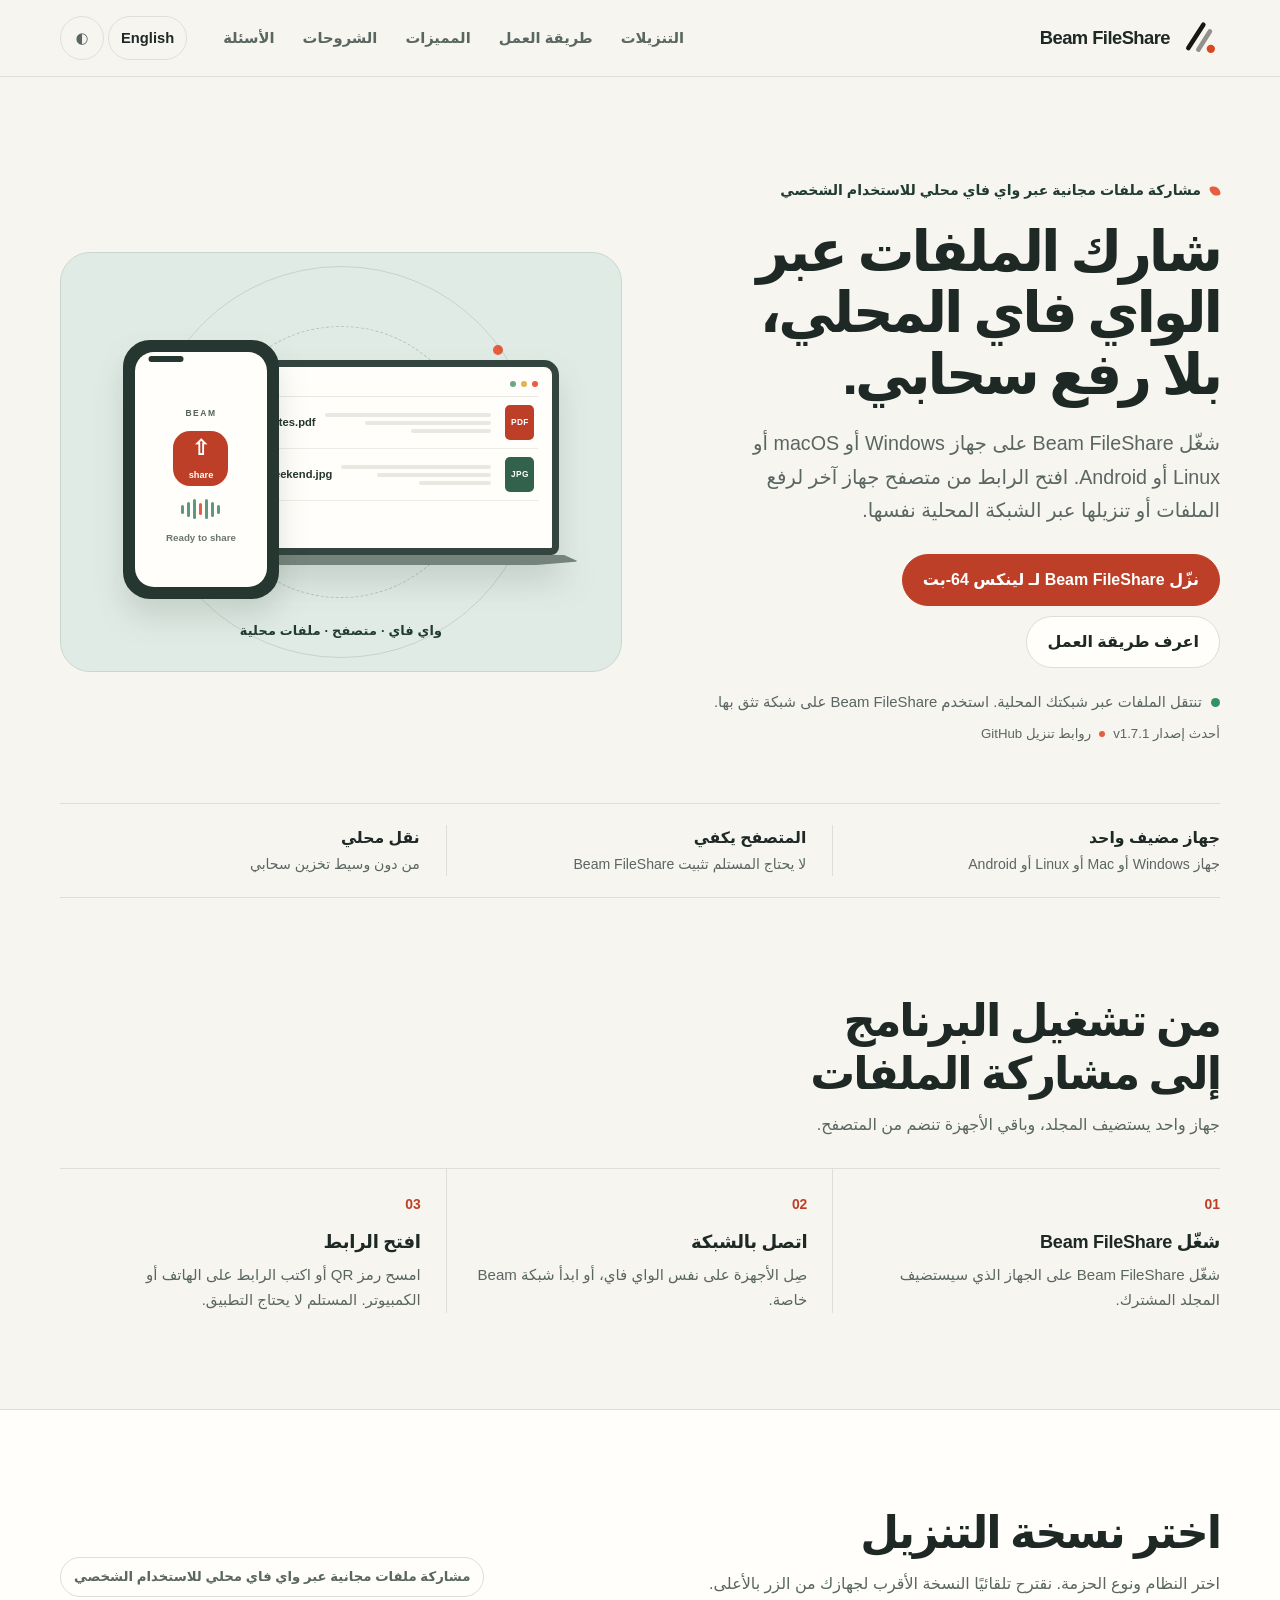
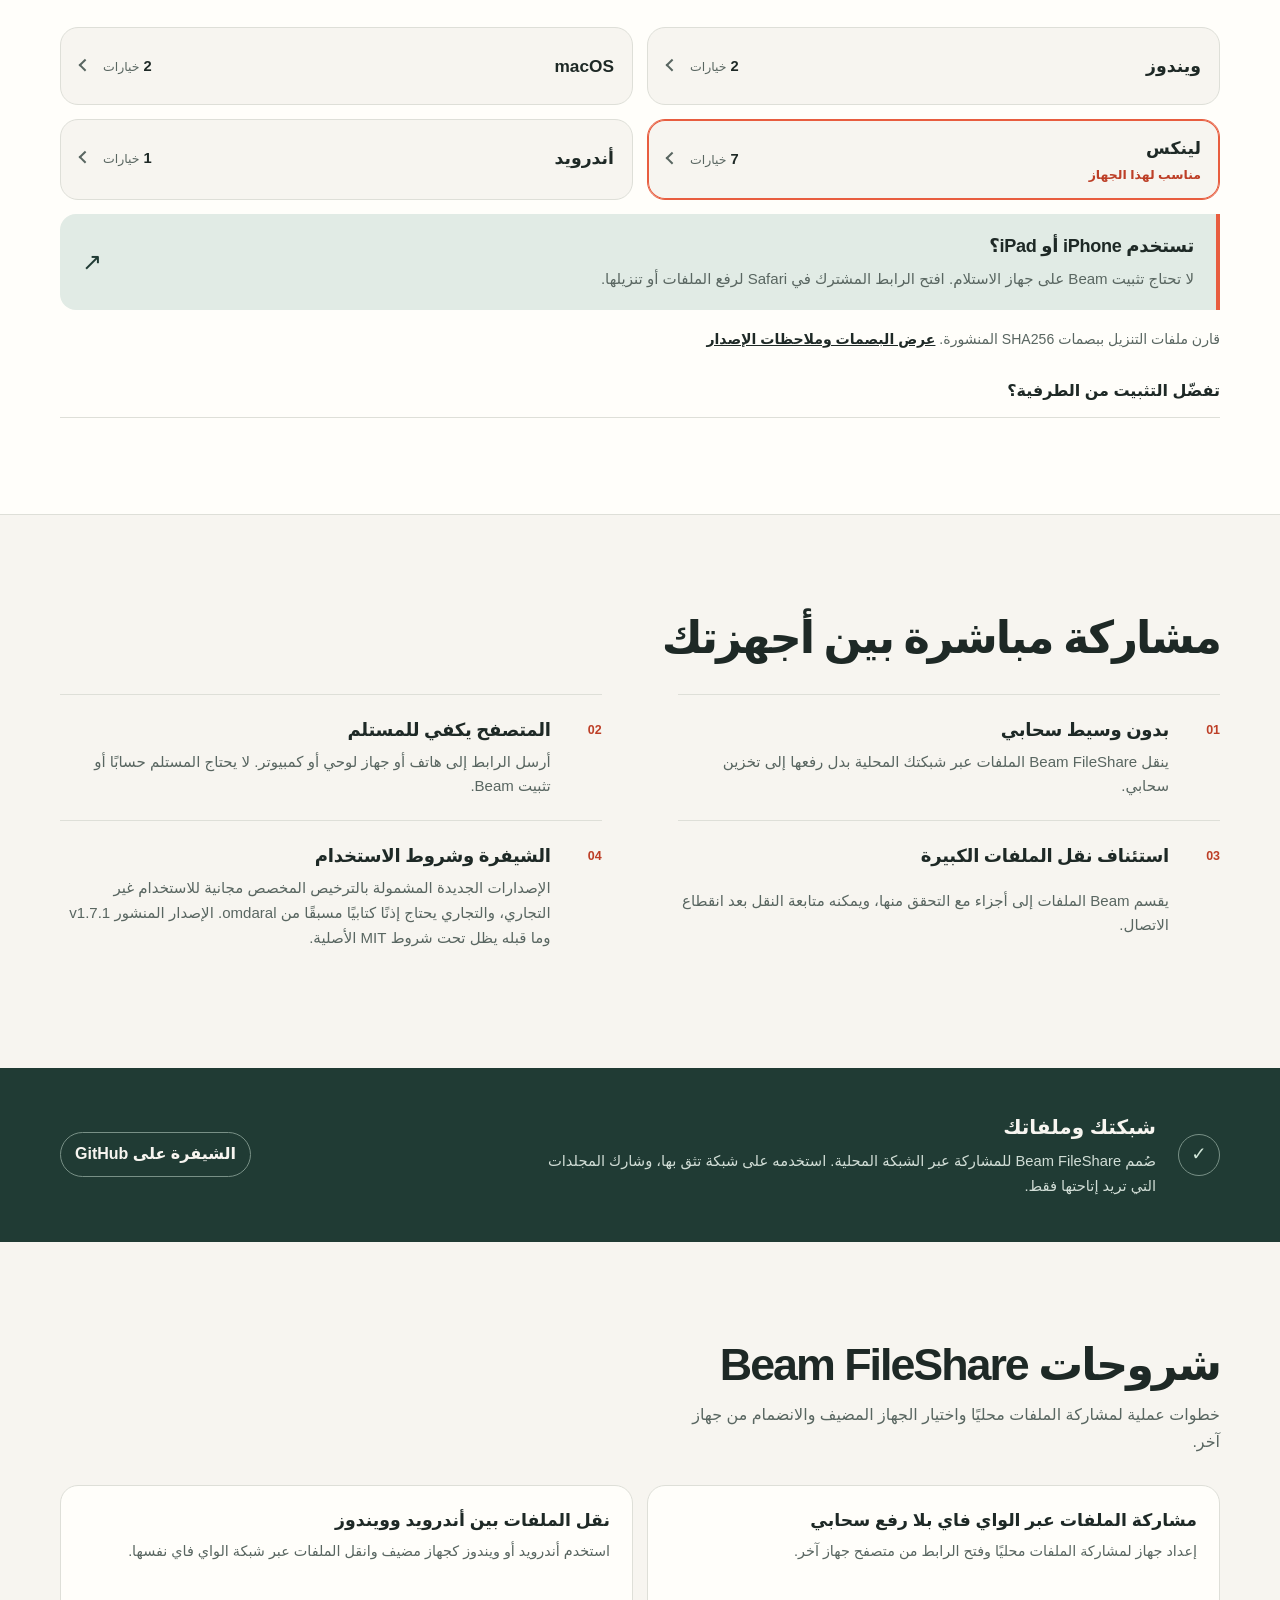
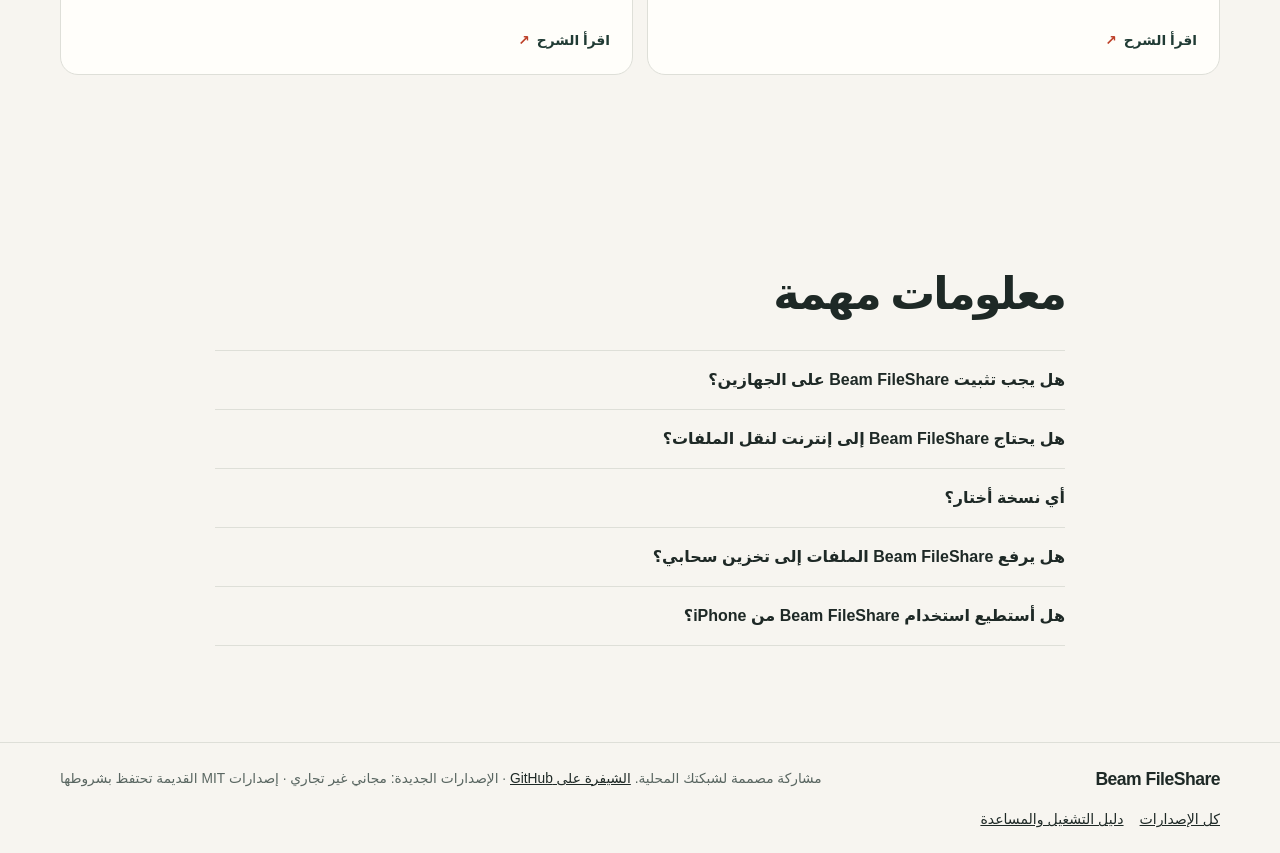
<file: ar/index.html>
<!doctype html>
<html lang="ar" dir="rtl">
<head>
<meta charset="utf-8">
<meta name="viewport" content="width=device-width, initial-scale=1">
<title>Beam FileShare: مشاركة الملفات عبر واي فاي محلي</title>
<meta name="description" content="شارك الملفات عبر واي فاي محلي باستخدام Beam FileShare على ويندوز أو ماك أو لينكس أو أندرويد. افتح الرابط بالمتصفح بلا رفع سحابي.">
<meta name="robots" content="index,follow,max-image-preview:large">
<link rel="canonical" href="https://omdaral.github.io/beam-website/ar/">
<link rel="alternate" hreflang="en" href="https://omdaral.github.io/beam-website/">
<link rel="alternate" hreflang="ar" href="https://omdaral.github.io/beam-website/ar/">
<link rel="alternate" hreflang="x-default" href="https://omdaral.github.io/beam-website/">
<meta name="theme-color" content="#f7f5f0">
<meta property="og:type" content="website">
<meta name="referrer" content="strict-origin-when-cross-origin">
<meta property="og:site_name" content="Beam FileShare">
<meta property="og:title" content="Beam FileShare: مشاركة الملفات عبر واي فاي محلي">
<meta property="og:description" content="مشاركة ملفات محلية عبر الواي فاي بين ويندوز وماك ولينكس وأندرويد، بلا رفع سحابي أو تطبيق للمستلم.">
<meta property="og:url" content="https://omdaral.github.io/beam-website/ar/">
<meta property="og:image" content="https://omdaral.github.io/beam-website/assets/og-cover-ar.png">
<meta property="og:image:width" content="1200">
<meta property="og:image:height" content="630">
<meta property="og:image:alt" content="رسم يوضح مشاركة ملف بين هاتف وكمبيوتر عبر اتصال واي فاي محلي">
<meta property="og:locale" content="ar_AR">
<meta property="og:locale:alternate" content="en_US">
<meta name="twitter:card" content="summary_large_image">
<meta name="twitter:title" content="Beam FileShare: مشاركة الملفات عبر واي فاي محلي">
<meta name="twitter:description" content="مشاركة ملفات محلية عبر الواي فاي بين ويندوز وماك ولينكس وأندرويد، بلا رفع سحابي أو تطبيق للمستلم.">
<meta name="twitter:image" content="https://omdaral.github.io/beam-website/assets/og-cover-ar.png">
<link rel="icon" href="../assets/logo.svg" type="image/svg+xml">
<link rel="apple-touch-icon" href="../assets/logo.svg">
<link rel="manifest" href="../manifest-ar.webmanifest">
<script>(function(){var l=new URLSearchParams(location.search).get("lang");var a=/\/ar\/?$/.test(location.pathname);if(l==="ar"&&!a)location.replace("ar/");else if(l==="en"&&a)location.replace("../");})();</script>
<style>
:root {
  color-scheme: light;
  --paper: #f7f5f0;
  --surface: #fffefa;
  --ink: #1e2926;
  --muted: #596661;
  --line: #dedfd8;
  --accent: #e85d3f;
  --accent-dark: #bd3f27;
  --mint: #e1ebe5;
  --forest: #203b34;
  --focus: #1769aa;
  --radius: 20px;
  --max: 1160px;
}
:root[data-theme="dark"] {
  color-scheme: dark;
  --paper: #17201e;
  --surface: #202b28;
  --ink: #f3f2eb;
  --muted: #c0cbc5;
  --line: #3e4c46;
  --accent: #ff8263;
  --accent-dark: #ffab93;
  --mint: #263b34;
  --forest: #101714;
  --focus: #91caff;
}
* { box-sizing: border-box; }
html { scroll-behavior: smooth; scroll-padding-top: 92px; }
body { margin: 0; background: var(--paper); color: var(--ink); font-family: "Segoe UI", Tahoma, Arial, system-ui, sans-serif; font-size: 16px; line-height: 1.65; }
a { color: inherit; }
a:focus-visible, button:focus-visible, summary:focus-visible { outline: 3px solid var(--focus); outline-offset: 3px; }
button, a { -webkit-tap-highlight-color: transparent; touch-action: manipulation; }
.wrap { width: min(var(--max), 100% - 40px); margin-inline: auto; }
.skip { position: absolute; z-index: 100; inset-block-start: -60px; inset-inline-start: 12px; padding: 10px 16px; color: var(--surface); background: var(--ink); border-radius: 8px; }
.skip:focus { inset-block-start: 12px; }
.top { position: sticky; z-index: 20; inset-block-start: 0; background: color-mix(in srgb, var(--paper) 94%, transparent); border-bottom: 1px solid var(--line); backdrop-filter: blur(14px); }
.bar { min-height: 76px; display: flex; align-items: center; gap: 24px; }
.brand, .footer-brand { display: inline-flex; align-items: center; gap: 10px; text-decoration: none; font-size: 1.15rem; font-weight: 800; letter-spacing: -.03em; }
.brand img { flex: none; border-radius: 12px; }
.main-nav { margin-inline-start: auto; display: flex; align-items: center; gap: 4px; }
.main-nav a, .lang, .theme { min-height: 44px; display: inline-flex; align-items: center; justify-content: center; padding: 8px 12px; color: var(--muted); background: transparent; border: 0; border-radius: 999px; text-decoration: none; font: inherit; font-size: .92rem; font-weight: 650; }
.main-nav a:hover, .lang:hover, .theme:hover { background: var(--mint); color: var(--ink); }
.controls { display: flex; align-items: center; gap: 4px; }
.theme { min-width: 44px; border: 1px solid var(--line); cursor: pointer; }
.lang { color: var(--ink); border: 1px solid var(--line); }
.hero { display: grid; grid-template-columns: minmax(0, .95fr) minmax(420px, 1.05fr); align-items: center; gap: clamp(36px, 7vw, 92px); padding-block: clamp(52px, 8vw, 104px) 58px; }
.hero-copy { max-width: 570px; }
.eyebrow { margin: 0 0 18px; display: flex; align-items: center; gap: 9px; color: var(--forest); font-size: .88rem; font-weight: 750; }
.eyebrow-mark { width: 10px; height: 10px; display: inline-block; border-radius: 3px 8px 3px 8px; background: var(--accent); transform: rotate(-12deg); }
h1, h2, h3, p { overflow-wrap: anywhere; }
h1 { max-width: 18ch; margin: 0; font-size: clamp(2.45rem, 4.45vw, 4.05rem); letter-spacing: -.055em; line-height: 1.08; text-wrap: balance; }
.lead { max-width: 56ch; margin: 22px 0 26px; color: var(--muted); font-size: clamp(1.05rem, 1.7vw, 1.23rem); line-height: 1.7; }
.hero-actions { display: flex; flex-wrap: wrap; align-items: center; gap: 10px; }
.button { min-height: 52px; display: inline-flex; align-items: center; justify-content: center; padding: 12px 20px; border: 1px solid var(--line); border-radius: 999px; text-decoration: none; font-weight: 750; transition: background-color .15s ease, border-color .15s ease, transform .15s ease; }
.button:hover { transform: translateY(-1px); }
.button.primary { color: #fff; background: var(--accent-dark); border-color: var(--accent-dark); }
.button.primary:hover { background: var(--accent); border-color: var(--accent); }
.button.secondary { color: var(--ink); background: var(--surface); }
.button.secondary:hover { border-color: var(--ink); }
.hero-note { display: flex; align-items: center; gap: 9px; margin: 22px 0 8px; color: var(--muted); font-size: .93rem; }
.local-dot, .status-dot { width: 9px; height: 9px; flex: none; border-radius: 50%; background: #319363; }
.release-line { display: flex; flex-wrap: wrap; align-items: center; gap: 8px; margin: 0; color: var(--muted); font-size: .83rem; }
.status-dot { width: 6px; height: 6px; background: var(--accent); }
.transfer-visual { min-height: 420px; position: relative; display: grid; place-items: center; margin: 0; overflow: hidden; isolation: isolate; border: 1px solid #c9d7cf; border-radius: 30px; background: var(--mint); }
.transfer-visual::before { content: ""; position: absolute; width: 390px; height: 390px; border: 1px solid color-mix(in srgb, var(--forest) 14%, transparent); border-radius: 50%; }
.transfer-visual::after { content: ""; position: absolute; width: 270px; height: 270px; border: 1px dashed color-mix(in srgb, var(--forest) 22%, transparent); border-radius: 50%; }
.orbit { position: absolute; z-index: -1; width: 10px; height: 10px; border-radius: 50%; background: var(--accent); }
.orbit-one { inset-block-start: 22%; inset-inline-start: 21%; }
.orbit-two { inset-block-end: 25%; inset-inline-end: 17%; width: 7px; height: 7px; background: var(--forest); }
.device { position: absolute; z-index: 2; filter: drop-shadow(0 18px 15px rgb(32 59 52 / .14)); }
.laptop { width: 57%; inset-inline-start: 11%; inset-block-end: 106px; }
.screen { min-height: 195px; padding: 14px 14px 10px; border: 7px solid #34443f; border-radius: 15px 15px 8px 8px; background: #fffefa; }
.screen-top { display: flex; gap: 5px; height: 16px; border-bottom: 1px solid #e8e9e1; }
.screen-top i { width: 6px; height: 6px; border-radius: 50%; background: #e85d3f; }
.screen-top i:nth-child(2) { background: #e2b44f; }
.screen-top i:nth-child(3) { background: #6aa584; }
.screen-file { min-height: 52px; display: grid; grid-template-columns: 34px 1fr auto; align-items: center; gap: 9px; padding: 7px 4px; border-bottom: 1px solid #ecece7; color: #26342f; font: 600 .7rem/1.2 "Segoe UI", Arial, sans-serif; }
.file-icon { width: 29px; height: 35px; display: grid; place-items: center; color: #fff; background: #bd3f27; border-radius: 5px; font-size: .52rem; letter-spacing: .04em; }
.image-icon { background: #32624b; }
.file-lines { display: grid; gap: 4px; }
.file-lines i { width: 100%; height: 4px; border-radius: 3px; background: #e8e9e1; }
.file-lines i:nth-child(2) { width: 76%; }
.file-lines i:nth-child(3) { width: 48%; }
.laptop-base { height: 10px; margin-inline: -6%; border-radius: 0 0 18px 18px; background: #74847c; clip-path: polygon(4% 0,96% 0,100% 65%,88% 100%,12% 100%,0 65%); }
.phone { width: 28%; inset-inline-end: 11%; inset-block-end: 72px; padding: 7px; border: 5px solid #263630; border-radius: 27px; background: #263630; }
.phone-camera { position: absolute; z-index: 4; width: 35px; height: 6px; inset-block-start: 11px; inset-inline-start: 50%; transform: translateX(-50%); border-radius: 99px; background: #263630; }
.phone-screen { min-height: 235px; display: flex; flex-direction: column; align-items: center; justify-content: center; gap: 13px; padding: 23px 7px 10px; border-radius: 19px; color: #283831; background: #fffefa; font: 600 .61rem/1.2 "Segoe UI", Arial, sans-serif; }
.phone-label { color: #52615b; font-size: .53rem; letter-spacing: .18em; }
.phone-file { width: 55px; height: 55px; display: grid; place-items: center; color: #fff; background: var(--accent-dark); border-radius: 17px; font-size: 1.3rem; }
.phone-file b { color: #fff; font-size: .58rem; }
.phone-wave { height: 20px; display: flex; align-items: center; gap: 3px; }
.phone-wave i { width: 3px; height: 9px; border-radius: 3px; background: #5f987e; }
.phone-wave i:nth-child(2), .phone-wave i:nth-child(6) { height: 15px; }
.phone-wave i:nth-child(3), .phone-wave i:nth-child(5) { height: 20px; }
.phone-wave i:nth-child(4) { height: 12px; background: var(--accent); }
.phone-ready { color: #69766f; }
.beam-link { position: absolute; z-index: 1; width: 24%; inset-inline-start: 47%; inset-block-end: 211px; border-top: 2px dashed var(--accent); }
.beam-link span { position: absolute; inset-inline-start: 45%; inset-block-start: -11px; padding: 0 7px; color: var(--accent-dark); background: var(--mint); letter-spacing: .15em; }
.transfer-caption { position: absolute; inset-block-end: 30px; color: var(--forest); font-size: .8rem; font-weight: 750; letter-spacing: .015em; }
.proof { display: grid; grid-template-columns: repeat(3,1fr); padding-block: 21px; border-block: 1px solid var(--line); }
.proof p { display: grid; gap: 2px; margin: 0; padding-inline: 26px; border-inline-start: 1px solid var(--line); }
.proof p:first-child { padding-inline-start: 0; border-inline-start: 0; }
.proof strong { font-size: .98rem; }
.proof span { color: var(--muted); font-size: .88rem; }
.section { padding-block: clamp(58px, 8vw, 96px); }
.section-heading { max-width: 710px; margin-block-end: 30px; }
.section-heading h2 { margin: 0; font-size: clamp(1.9rem, 3.5vw, 2.8rem); letter-spacing: -.045em; line-height: 1.18; text-wrap: balance; }
.section-heading p { max-width: 62ch; margin: 12px 0 0; color: var(--muted); }
.steps { display: grid; grid-template-columns: repeat(3,1fr); gap: 0; margin: 0; padding: 0; list-style: none; border-block-start: 1px solid var(--line); }
.steps li { padding: 22px 25px 0; border-inline-start: 1px solid var(--line); }
.steps li:first-child { padding-inline-start: 0; border-inline-start: 0; }
.step-no { color: var(--accent-dark); font-size: .87rem; font-weight: 800; font-variant-numeric: tabular-nums; }
.steps h3, .feature h3, .phone-note h3 { margin: 11px 0 5px; font-size: 1.13rem; letter-spacing: -.015em; }
.steps p, .feature p, .phone-note p { margin: 0; color: var(--muted); font-size: .94rem; }
.downloads { background: var(--surface); border-block: 1px solid var(--line); }
.download-heading { max-width: none; display: flex; flex-wrap: wrap; align-items: end; justify-content: space-between; gap: 18px; }
.download-heading>div { max-width: 710px; }
.free-mark { padding: 8px 13px; border: 1px solid var(--line); border-radius: 999px; color: var(--muted); font-size: .83rem; font-weight: 700; }
.download-grid { display: grid; grid-template-columns: repeat(2,minmax(0,1fr)); gap: 14px; }
.download-platform { min-width: 0; overflow: hidden; border: 1px solid var(--line); border-radius: 18px; background: var(--paper); }
.download-platform.recommended { border-color: var(--accent); box-shadow: inset 0 0 0 1px var(--accent); }
.platform-summary { min-height: 76px; display: flex; align-items: center; gap: 12px; padding: 14px 18px; cursor: pointer; list-style: none; }
.platform-summary::-webkit-details-marker { display: none; }
.platform-summary-main { min-width: 0; flex: 1; display: grid; gap: 2px; }
.platform-summary-main>b { font-size: 1.08rem; }
.platform-recommendation { display: none; color: var(--accent-dark); font-size: .78rem; font-weight: 700; }
.download-platform.recommended .platform-recommendation { display: block; }
.platform-count { flex: none; display: inline-flex; align-items: baseline; gap: 4px; color: var(--muted); font-size: .78rem; white-space: nowrap; }
.platform-count b { color: var(--ink); font-size: .92rem; font-variant-numeric: tabular-nums; }
.platform-chevron { width: 9px; height: 9px; flex: none; margin-inline-start: 3px; border-inline-end: 2px solid var(--muted); border-block-end: 2px solid var(--muted); transform: rotate(45deg) translateY(-2px); transition: transform .16s ease; }
.download-platform[open] .platform-chevron { transform: rotate(225deg) translateY(-2px); }
.platform-content { padding: 0 18px 18px; border-block-start: 1px solid var(--line); }
.platform-description { margin: 12px 0; color: var(--muted); font-size: .84rem; }
.build-list { display: grid; gap: 7px; }
.build-choice { min-width: 0; min-height: 58px; display: flex; align-items: center; gap: 9px; padding: 8px 11px; border: 1px solid var(--line); border-radius: 12px; color: var(--ink); background: var(--surface); text-decoration: none; transition: border-color .16s ease, transform .16s ease, background-color .16s ease; }
.build-choice:hover { transform: translateY(-1px); border-color: var(--forest); }
.build-choice.recommended { border-color: var(--accent); box-shadow: inset 0 0 0 1px var(--accent); }
.build-choice-main { min-width: 0; flex: 1; display: grid; gap: 1px; }
.build-choice-main b { overflow-wrap: anywhere; font-size: .88rem; line-height: 1.35; }
.build-choice-main small { color: var(--muted); font-size: .75rem; line-height: 1.35; }
.build-size { flex: none; color: var(--muted); font-size: .7rem; font-variant-numeric: tabular-nums; white-space: nowrap; direction: ltr; }
.build-download { flex: none; color: var(--forest); font-size: .78rem; font-weight: 750; }
.build-arrow { flex: none; color: var(--accent-dark); font-size: 1rem; font-weight: 800; }
.build-choice:hover .build-download, .build-choice:hover .build-arrow { color: var(--accent-dark); }
.phone-note { display: flex; align-items: center; justify-content: space-between; gap: 18px; margin-block-start: 14px; padding: 18px 22px; border-inline-start: 4px solid var(--accent); border-radius: 0 16px 16px 0; background: var(--mint); }
.phone-note h3 { margin-block-start: 0; }
.phone-mark { flex: none; color: var(--forest); font-size: 1.5rem; }
.terminal { margin-block-start: 14px; border-block-end: 1px solid var(--line); }
.terminal summary { min-height: 52px; display: flex; align-items: center; cursor: pointer; font-weight: 750; }
.command { min-width: 0; display: flex; align-items: center; gap: 10px; padding: 8px; border: 1px solid var(--line); border-radius: 12px; background: var(--paper); direction: ltr; }
.command code { min-width: 0; flex: 1; overflow-x: auto; white-space: nowrap; font: .8rem/1.5 ui-monospace, SFMono-Regular, Consolas, monospace; }
.command button { min-height: 40px; padding: 7px 12px; border: 0; border-radius: 8px; color: #fff; background: var(--forest); font: inherit; font-weight: 700; cursor: pointer; }
.small-note { color: var(--muted); font-size: .88rem; }
.feature-grid { display: grid; grid-template-columns: repeat(2,minmax(0,1fr)); column-gap: clamp(25px, 6vw, 78px); }
.feature { display: grid; grid-template-columns: 38px 1fr; column-gap: 13px; padding-block: 21px; border-block-start: 1px solid var(--line); }
.feature-mark { grid-row: span 2; padding-block-start: 4px; color: var(--accent-dark); font-size: .78rem; font-weight: 800; font-variant-numeric: tabular-nums; }
.feature h3 { margin-block: 0 4px; }
.guide-grid { display: grid; grid-template-columns: repeat(2,minmax(0,1fr)); gap: 14px; }
.guide-card { min-height: 190px; display: flex; flex-direction: column; align-items: flex-start; padding: 22px; border: 1px solid var(--line); border-radius: 18px; color: var(--ink); background: var(--surface); text-decoration: none; transition: border-color .16s ease, transform .16s ease; }
.guide-card:hover { transform: translateY(-2px); border-color: var(--accent-dark); }
.guide-card h3 { margin: 0; font-size: 1.08rem; line-height: 1.4; }
.guide-card p { margin: 8px 0 18px; color: var(--muted); font-size: .9rem; }
.guide-card span { display: flex; gap: 7px; align-items: center; margin-block-start: auto; color: var(--forest); font-size: .86rem; font-weight: 750; }
.guide-card b { color: var(--accent-dark); }
.trust { color: #f7f5f0; background: var(--forest); }
.trust-inner { min-height: 174px; display: grid; grid-template-columns: auto 1fr auto; align-items: center; gap: 22px; padding-block: 25px; }
.trust-icon { width: 42px; height: 42px; display: grid; place-items: center; border: 1px solid #789086; border-radius: 50%; color: #d2e7d9; font-size: 1.15rem; }
.trust h2 { margin: 0 0 5px; font-size: 1.25rem; }
.trust p { max-width: 75ch; margin: 0; color: #d1ddd6; font-size: .92rem; }
.trust a { min-height: 44px; display: inline-flex; align-items: center; padding: 8px 14px; border: 1px solid #789086; border-radius: 999px; color: inherit; text-decoration: none; font-weight: 700; }
.trust a:hover { background: #315248; }
.faq { max-width: 850px; }
.faq-list details { border-block-start: 1px solid var(--line); }
.faq-list details:last-child { border-block-end: 1px solid var(--line); }
.faq-list summary { min-height: 58px; display: flex; align-items: center; cursor: pointer; font-weight: 750; list-style-position: inside; }
.faq-list p { max-width: 68ch; margin: 0; padding: 0 0 18px 22px; color: var(--muted); }
[dir="rtl"] .faq-list p { padding: 0 22px 18px 0; }
.footer { border-block-start: 1px solid var(--line); }
.footer-row { min-height: 110px; display: flex; flex-wrap: wrap; align-items: center; justify-content: space-between; gap: 12px 24px; padding-block: 20px; }
.footer-brand { font-size: 1.1rem; }
.footer-row p { margin: 0; color: var(--muted); font-size: .86rem; }
.footer-row p a, .footer-links a { color: var(--ink); }
.footer-links { display: flex; flex-wrap: wrap; gap: 16px; }
.footer-links a { font-size: .88rem; }
.noscript { margin: 0; padding: 10px 20px; text-align: center; background: var(--mint); }
[dir="rtl"] body { font-family: Tahoma, "Segoe UI", Arial, system-ui, sans-serif; }
[dir="rtl"] .phone-note { border-radius: 16px 0 0 16px; }
@media (max-width: 820px) {
  .bar { min-height: 68px; flex-wrap: wrap; gap: 4px 12px; padding-block: 8px; }
  .brand { margin-inline-end: auto; }
  .main-nav { order: 3; width: 100%; overflow-x: auto; margin-inline: -4px; padding-block-end: 2px; scrollbar-width: none; }
  .main-nav::-webkit-scrollbar { display: none; }
  .main-nav a { min-height: 38px; flex: none; padding: 6px 9px; font-size: .86rem; }
  .hero { grid-template-columns: 1fr; gap: 34px; padding-block: 52px 42px; }
  .hero-copy { max-width: 680px; }
  h1 { max-width: 18ch; font-size: clamp(2.5rem, 8vw, 3.8rem); }
  .transfer-visual { width: min(100%, 590px); min-height: 380px; justify-self: center; }
  .proof { gap: 12px; }
  .proof p { padding-inline: 12px; }
}
@media (max-width: 560px) {
  .wrap { width: min(var(--max), 100% - 32px); }
  .hero { padding-block: 36px 31px; gap: 26px; }
  .eyebrow { margin-block-end: 13px; font-size: .79rem; }
  h1 { font-size: clamp(2.05rem, 10.2vw, 2.9rem); }
  .lead { margin-block: 16px 20px; font-size: 1.02rem; }
  .hero-actions { display: grid; grid-template-columns: 1fr; }
  .button { width: 100%; }
  .hero-note { margin-block-start: 15px; }
  .transfer-visual { min-height: 300px; border-radius: 23px; }
  .transfer-visual::before { width: 290px; height: 290px; }
  .transfer-visual::after { width: 205px; height: 205px; }
  .laptop { width: 59%; inset-inline-start: 8%; inset-block-end: 82px; }
  .screen { min-height: 150px; padding: 9px; border-width: 5px; }
  .screen-file { min-height: 42px; grid-template-columns: 27px 1fr auto; gap: 6px; font-size: .55rem; }
  .file-icon { width: 24px; height: 29px; }
  .phone { width: 28%; inset-inline-end: 9%; inset-block-end: 58px; padding: 5px; border-width: 4px; }
  .phone-screen { min-height: 180px; gap: 8px; }
  .phone-file { width: 42px; height: 42px; border-radius: 13px; }
  .beam-link { inset-block-end: 160px; }
  .transfer-caption { inset-block-end: 19px; font-size: .72rem; }
  .proof { grid-template-columns: 1fr; gap: 0; padding-block: 5px; }
  .proof p, .proof p:first-child { padding: 12px 0; border-inline-start: 0; border-block-end: 1px solid var(--line); }
  .proof p:last-child { border-block-end: 0; }
  .section { padding-block: 55px; }
  .section-heading { margin-block-end: 22px; }
  .steps { grid-template-columns: 1fr; }
  .steps li, .steps li:first-child { padding: 17px 0; border-inline-start: 0; border-block-end: 1px solid var(--line); }
  .steps li:last-child { border-block-end: 0; }
  .steps h3 { margin-block-start: 5px; }
  .download-grid, .feature-grid, .guide-grid { grid-template-columns: 1fr; }
  .platform-summary { min-height: 68px; padding-inline: 14px; }
  .platform-content { padding-inline: 14px; }
  .build-choice { gap: 7px; padding-inline: 9px; }
  .build-download { font-size: .74rem; }
  .phone-note { padding: 16px; }
  .trust-inner { grid-template-columns: auto 1fr; gap: 15px; padding-block: 25px; }
  .trust-inner>a { grid-column: 2; justify-self: start; }
  .faq-list p { padding-inline-start: 0; }
  [dir="rtl"] .faq-list p { padding-inline: 0; }
  .footer-row { align-items: flex-start; flex-direction: column; padding-block: 24px; }
}
@media (prefers-reduced-motion: reduce) {
  html { scroll-behavior: auto; }
  *, *::before, *::after { animation-duration: .01ms !important; transition-duration: .01ms !important; }
}
.checksum-note { margin: 18px 0 0; color: var(--muted); font-size: .88rem; }
.checksum-note a { color: var(--ink); font-weight: 700; }

</style>
<script type="application/ld+json">{"@context":"https://schema.org","@graph":[{"@type":"SoftwareApplication","@id":"https://omdaral.github.io/beam-website/#app","name":"Beam FileShare","alternateName":"Beam local Wi-Fi file sharing","description":"شارك الملفات عبر واي فاي محلي باستخدام Beam FileShare على ويندوز أو ماك أو لينكس أو أندرويد. افتح الرابط بالمتصفح بلا رفع سحابي.","brand":{"@type":"Brand","name":"Beam FileShare"},"applicationCategory":"UtilitiesApplication","operatingSystem":["Linux","Windows","macOS","Android"],"inLanguage":"ar","license":"https://github.com/omdaral/beam-fileshare/blob/main/LICENSE","softwareVersion":"1.7.1","isAccessibleForFree":true,"url":"https://omdaral.github.io/beam-website/ar/","downloadUrl":"https://github.com/omdaral/beam-fileshare/releases/latest","offers":{"@type":"Offer","price":"0","priceCurrency":"USD"},"codeRepository":"https://github.com/omdaral/beam-fileshare"},{"@type":"WebSite","@id":"https://omdaral.github.io/beam-website/#website","name":"Beam FileShare","url":"https://omdaral.github.io/beam-website/","inLanguage":["en","ar"]},{"@type":"FAQPage","mainEntity":[{"@type":"Question","name":"هل يجب تثبيت Beam FileShare على الجهازين؟","acceptedAnswer":{"@type":"Answer","text":"لا. شغّل Beam FileShare على الجهاز الذي يستضيف المجلد فقط. تنضم الأجهزة الأخرى عبر المتصفح."}},{"@type":"Question","name":"هل يحتاج Beam FileShare إلى إنترنت لنقل الملفات؟","acceptedAnswer":{"@type":"Answer","text":"يعمل النقل عبر شبكة واي فاي محلية من دون إنترنت. تحتاج الإنترنت لتنزيل Beam FileShare أو لمعرفة إصدار جديد على GitHub."}},{"@type":"Question","name":"أي نسخة أختار؟","acceptedAnswer":{"@type":"Answer","text":"اختر نسخة تناسب الجهاز الذي سيشغّل Beam FileShare. أغلب أجهزة ويندوز تستخدم x64، وأغلب أجهزة لينكس بمعالجات Intel أو AMD تستخدم x64، وأجهزة Mac الأحدث تستخدم Apple Silicon. يستخدم أندرويد ملف APK."}},{"@type":"Question","name":"هل يرفع Beam FileShare الملفات إلى تخزين سحابي؟","acceptedAnswer":{"@type":"Answer","text":"لا. ينقل Beam FileShare الملفات عبر شبكتك المحلية بدل رفعها إلى خدمة تخزين سحابي."}},{"@type":"Question","name":"هل أستطيع استخدام Beam FileShare من iPhone؟","acceptedAnswer":{"@type":"Answer","text":"نعم. افتح رابط الجهاز المضيف في Safari للانضمام كمستلم. لا تحتاج إلى تثبيت Beam FileShare على iPhone."}}]}]}</script>
</head>
<body>
<a class="skip" href="#main">تخطَّ إلى المحتوى</a>
<header class="top">
  <div class="wrap bar">
    <a class="brand" href="../" aria-label="Beam FileShare — تخطَّ إلى المحتوى">
      <img src="../assets/logo.svg" width="40" height="40" alt="" fetchpriority="high">
      <span>Beam FileShare</span>
    </a>
    <nav class="main-nav" aria-label="التنقل الرئيسي">
      <a href="#download">التنزيلات</a>
      <a href="#how">طريقة العمل</a>
      <a href="#features">المميزات</a>
      <a href="#guides">الشروحات</a>
      <a href="#faq">الأسئلة</a>
    </nav>
    <div class="controls">
      <a class="lang" href="../" hreflang="en" lang="en">English</a>
      <button class="theme" id="themeBtn" type="button" aria-label="تغيير ألوان الصفحة" aria-pressed="false">◐</button>
    </div>
  </div>
</header>
<main id="main">
  <section class="hero wrap" aria-labelledby="hero-title">
    <div class="hero-copy">
      <p class="eyebrow"><span class="eyebrow-mark" aria-hidden="true"></span>مشاركة ملفات مجانية عبر واي فاي محلي للاستخدام الشخصي</p>
      <h1 id="hero-title">شارك الملفات عبر الواي فاي المحلي، بلا رفع سحابي.</h1>
      <p class="lead">شغّل Beam FileShare على جهاز Windows أو macOS أو Linux أو Android. افتح الرابط من متصفح جهاز آخر لرفع الملفات أو تنزيلها عبر الشبكة المحلية نفسها.</p>
      <div class="hero-actions">
        <a class="button primary" id="smartDownload" href="#download" data-default="نزّل Beam FileShare" data-prefix="نزّل Beam FileShare لـ" data-ios-label="استخدم Beam من Safari">نزّل Beam FileShare</a>
        <a class="button secondary" href="#how">اعرف طريقة العمل</a>
      </div>
      <p class="hero-note"><span class="local-dot" aria-hidden="true"></span>تنتقل الملفات عبر شبكتك المحلية. استخدم Beam FileShare على شبكة تثق بها.</p>
      <p class="release-line"><span id="versionBadge">أحدث إصدار v1.7.1</span><span class="status-dot" aria-hidden="true"></span><span id="releaseStatus">الإصدارات الجديدة: مجاني غير تجاري · إصدارات MIT القديمة تحتفظ بشروطها</span></p>
    </div>
    <figure class="transfer-visual" aria-label="رسم يوضح مشاركة ملف بين هاتف وكمبيوتر عبر اتصال واي فاي محلي">
      <span class="orbit orbit-one" aria-hidden="true"></span>
      <span class="orbit orbit-two" aria-hidden="true"></span>
      <div class="device laptop" aria-hidden="true">
        <div class="screen"><div class="screen-top"><i></i><i></i><i></i></div><div class="screen-file"><span class="file-icon">PDF</span><span class="file-lines"><i></i><i></i><i></i></span><b>notes.pdf</b></div><div class="screen-file second"><span class="file-icon image-icon">JPG</span><span class="file-lines"><i></i><i></i><i></i></span><b>weekend.jpg</b></div></div>
        <div class="laptop-base"></div>
      </div>
      <div class="device phone" aria-hidden="true">
        <div class="phone-camera"></div><div class="phone-screen"><span class="phone-label">BEAM</span><div class="phone-file">⇧<b>share</b></div><div class="phone-wave"><i></i><i></i><i></i><i></i><i></i><i></i><i></i></div><span class="phone-ready">Ready to share</span></div>
      </div>
      <div class="beam-link" aria-hidden="true"><span>•••</span></div>
      <span class="transfer-caption">واي فاي · متصفح · ملفات محلية</span>
    </figure>
  </section>
  <section class="proof wrap" aria-label="تنتقل الملفات عبر شبكتك المحلية. استخدم Beam FileShare على شبكة تثق بها.">
    <p><strong>جهاز مضيف واحد</strong><span>جهاز Windows أو Mac أو Linux أو Android</span></p>
    <p><strong>المتصفح يكفي</strong><span>لا يحتاج المستلم تثبيت Beam FileShare</span></p>
    <p><strong>نقل محلي</strong><span>من دون وسيط تخزين سحابي</span></p>
  </section>
  <section class="section wrap" id="how" aria-labelledby="how-title">
    <div class="section-heading"><h2 id="how-title">من تشغيل البرنامج إلى مشاركة الملفات</h2><p>جهاز واحد يستضيف المجلد، وباقي الأجهزة تنضم من المتصفح.</p></div>
    <ol class="steps">
      <li><span class="step-no">01</span><h3>شغّل Beam FileShare</h3><p>شغّل Beam FileShare على الجهاز الذي سيستضيف المجلد المشترك.</p></li>
      <li><span class="step-no">02</span><h3>اتصل بالشبكة</h3><p>صِل الأجهزة على نفس الواي فاي، أو ابدأ شبكة Beam خاصة.</p></li>
      <li><span class="step-no">03</span><h3>افتح الرابط</h3><p>امسح رمز QR أو اكتب الرابط على الهاتف أو الكمبيوتر. المستلم لا يحتاج التطبيق.</p></li>
    </ol>
  </section>
  <section class="section downloads" id="download" aria-labelledby="download-title">
    <div class="wrap">
      <div class="section-heading download-heading"><div><h2 id="download-title">اختر نسخة التنزيل</h2><p>اختر النظام ونوع الحزمة. نقترح تلقائيًا النسخة الأقرب لجهازك من الزر بالأعلى.</p></div><span class="free-mark">مشاركة ملفات مجانية عبر واي فاي محلي للاستخدام الشخصي</span></div>
      <div class="download-grid"><details class="download-platform" data-platform="windows"><summary class="platform-summary"><span class="platform-summary-main"><b>ويندوز</b><small class="platform-recommendation">مناسب لهذا الجهاز</small></span><span class="platform-count"><b>2</b><span>خيارات</span></span><span class="platform-chevron" aria-hidden="true"></span></summary><div class="platform-content"><p class="platform-description">اختر x64 لمعظم الأجهزة، أو ARM64 للأجهزة بمعالج ARM.</p><div class="build-list"><a class="build-choice" data-asset="windows-amd64" href="https://github.com/omdaral/beam-fileshare/releases/download/v1.7.1/Beam-1.7.1-windows-amd64.zip" aria-label="تنزيل ويندوز · x64"><span class="build-choice-main"><b>ويندوز · x64</b><small>ملف ZIP محمول · بلا مُثبّت</small></span><span class="build-size" data-asset-size="windows-amd64" aria-hidden="true"></span><span class="build-download">تنزيل</span><span class="build-arrow" aria-hidden="true">↓</span></a><a class="build-choice" data-asset="windows-arm64" href="https://github.com/omdaral/beam-fileshare/releases/download/v1.7.1/Beam-1.7.1-windows-arm64.zip" aria-label="تنزيل ويندوز · ARM64"><span class="build-choice-main"><b>ويندوز · ARM64</b><small>ملف ZIP محمول · بلا مُثبّت</small></span><span class="build-size" data-asset-size="windows-arm64" aria-hidden="true"></span><span class="build-download">تنزيل</span><span class="build-arrow" aria-hidden="true">↓</span></a></div></div></details>
<details class="download-platform" data-platform="macos"><summary class="platform-summary"><span class="platform-summary-main"><b>macOS</b><small class="platform-recommendation">مناسب لهذا الجهاز</small></span><span class="platform-count"><b>2</b><span>خيارات</span></span><span class="platform-chevron" aria-hidden="true"></span></summary><div class="platform-content"><p class="platform-description">اختر Apple Silicon لأجهزة M، أو Intel لأجهزة Mac الأقدم.</p><div class="build-list"><a class="build-choice" data-asset="macos-arm64" href="https://github.com/omdaral/beam-fileshare/releases/download/v1.7.1/Beam-1.7.1-macos-arm64.zip" aria-label="تنزيل Apple Silicon · ARM64"><span class="build-choice-main"><b>Apple Silicon · ARM64</b><small>ملف ZIP محمول · بلا مُثبّت</small></span><span class="build-size" data-asset-size="macos-arm64" aria-hidden="true"></span><span class="build-download">تنزيل</span><span class="build-arrow" aria-hidden="true">↓</span></a><a class="build-choice" data-asset="macos-amd64" href="https://github.com/omdaral/beam-fileshare/releases/download/v1.7.1/Beam-1.7.1-macos-amd64.zip" aria-label="تنزيل Intel · x64"><span class="build-choice-main"><b>Intel · x64</b><small>ملف ZIP محمول · بلا مُثبّت</small></span><span class="build-size" data-asset-size="macos-amd64" aria-hidden="true"></span><span class="build-download">تنزيل</span><span class="build-arrow" aria-hidden="true">↓</span></a></div></div></details>
<details class="download-platform" data-platform="linux"><summary class="platform-summary"><span class="platform-summary-main"><b>لينكس</b><small class="platform-recommendation">مناسب لهذا الجهاز</small></span><span class="platform-count"><b>7</b><span>خيارات</span></span><span class="platform-chevron" aria-hidden="true"></span></summary><div class="platform-content"><p class="platform-description">اختر نسخة محمولة أو نوع الحزمة الذي تستخدمه توزيعة لينكس لديك.</p><div class="build-list"><a class="build-choice" data-asset="linux-amd64" href="https://github.com/omdaral/beam-fileshare/releases/download/v1.7.1/Beam-1.7.1-linux-amd64.tar.gz" aria-label="تنزيل لينكس · x64"><span class="build-choice-main"><b>لينكس · x64</b><small>أرشيف .tar.gz محمول</small></span><span class="build-size" data-asset-size="linux-amd64" aria-hidden="true"></span><span class="build-download">تنزيل</span><span class="build-arrow" aria-hidden="true">↓</span></a><a class="build-choice" data-asset="linux-arm64" href="https://github.com/omdaral/beam-fileshare/releases/download/v1.7.1/Beam-1.7.1-linux-arm64.tar.gz" aria-label="تنزيل لينكس · ARM64"><span class="build-choice-main"><b>لينكس · ARM64</b><small>أرشيف .tar.gz محمول</small></span><span class="build-size" data-asset-size="linux-arm64" aria-hidden="true"></span><span class="build-download">تنزيل</span><span class="build-arrow" aria-hidden="true">↓</span></a><a class="build-choice" data-asset="appimage-x64" href="https://github.com/omdaral/beam-fileshare/releases/download/v1.7.1/Beam-1.7.1-x86_64.AppImage" aria-label="تنزيل AppImage · x64"><span class="build-choice-main"><b>AppImage · x64</b><small>تطبيق بملف واحد · بلا تثبيت</small></span><span class="build-size" data-asset-size="appimage-x64" aria-hidden="true"></span><span class="build-download">تنزيل</span><span class="build-arrow" aria-hidden="true">↓</span></a><a class="build-choice" data-asset="appimage-arm" href="https://github.com/omdaral/beam-fileshare/releases/download/v1.7.1/Beam-1.7.1-aarch64.AppImage" aria-label="تنزيل AppImage · ARM64"><span class="build-choice-main"><b>AppImage · ARM64</b><small>تطبيق بملف واحد · بلا تثبيت</small></span><span class="build-size" data-asset-size="appimage-arm" aria-hidden="true"></span><span class="build-download">تنزيل</span><span class="build-arrow" aria-hidden="true">↓</span></a><a class="build-choice" data-asset="deb-amd64" href="https://github.com/omdaral/beam-fileshare/releases/download/v1.7.1/beam-fileshare_1.7.1-1_amd64.deb" aria-label="تنزيل Debian / Ubuntu · x64"><span class="build-choice-main"><b>Debian / Ubuntu · x64</b><small>حزمة .deb</small></span><span class="build-size" data-asset-size="deb-amd64" aria-hidden="true"></span><span class="build-download">تنزيل</span><span class="build-arrow" aria-hidden="true">↓</span></a><a class="build-choice" data-asset="deb-arm64" href="https://github.com/omdaral/beam-fileshare/releases/download/v1.7.1/beam-fileshare_1.7.1-1_arm64.deb" aria-label="تنزيل Debian / Ubuntu · ARM64"><span class="build-choice-main"><b>Debian / Ubuntu · ARM64</b><small>حزمة .deb</small></span><span class="build-size" data-asset-size="deb-arm64" aria-hidden="true"></span><span class="build-download">تنزيل</span><span class="build-arrow" aria-hidden="true">↓</span></a><a class="build-choice" data-asset="rpm" href="https://github.com/omdaral/beam-fileshare/releases/download/v1.7.1/beam-fileshare-1.7.1-1.x86_64.rpm" aria-label="تنزيل Fedora / RPM · x64"><span class="build-choice-main"><b>Fedora / RPM · x64</b><small>حزمة .rpm</small></span><span class="build-size" data-asset-size="rpm" aria-hidden="true"></span><span class="build-download">تنزيل</span><span class="build-arrow" aria-hidden="true">↓</span></a></div></div></details>
<details class="download-platform" data-platform="android"><summary class="platform-summary"><span class="platform-summary-main"><b>أندرويد</b><small class="platform-recommendation">مناسب لهذا الجهاز</small></span><span class="platform-count"><b>1</b><span>خيارات</span></span><span class="platform-chevron" aria-hidden="true"></span></summary><div class="platform-content"><p class="platform-description">ثبّت Beam على جهاز أندرويد الذي سيستضيف الملفات.</p><div class="build-list"><a class="build-choice" data-asset="android" href="https://github.com/omdaral/beam-fileshare/releases/download/v1.7.1/Beam-1.7.1-android.apk" aria-label="تنزيل أندرويد · APK"><span class="build-choice-main"><b>أندرويد · APK</b><small>ملف APK للتثبيت</small></span><span class="build-size" data-asset-size="android" aria-hidden="true"></span><span class="build-download">تنزيل</span><span class="build-arrow" aria-hidden="true">↓</span></a></div></div></details></div>
      <div class="phone-note" id="iphone-note"><div><h3>تستخدم iPhone أو iPad؟</h3><p>لا تحتاج تثبيت Beam على جهاز الاستلام. افتح الرابط المشترك في Safari لرفع الملفات أو تنزيلها.</p></div><span class="phone-mark" aria-hidden="true">↗</span></div>
      <p class="checksum-note" id="verify">قارن ملفات التنزيل ببصمات SHA256 المنشورة. <a href="https://github.com/omdaral/beam-fileshare/releases/latest">عرض البصمات وملاحظات الإصدار</a></p>
      <details class="terminal"><summary>تفضّل التثبيت من الطرفية؟</summary><div class="command"><code id="oneline">curl -sSL https://raw.githubusercontent.com/omdaral/beam-fileshare/main/get-beam.sh | bash -s -- --install</code><button id="copyBtn" type="button" aria-live="polite">نسخ الأمر</button></div><p class="small-note">يكشف المثبّت نظام التشغيل ومعمارية المعالج تلقائيًا.</p></details>
    </div>
  </section>
  <section class="section wrap" id="features" aria-labelledby="features-title">
    <div class="section-heading"><h2 id="features-title">مشاركة مباشرة بين أجهزتك</h2></div>
    <div class="feature-grid">
      <article class="feature"><span class="feature-mark" aria-hidden="true">01</span><h3>بدون وسيط سحابي</h3><p>ينقل Beam FileShare الملفات عبر شبكتك المحلية بدل رفعها إلى تخزين سحابي.</p></article>
      <article class="feature"><span class="feature-mark" aria-hidden="true">02</span><h3>المتصفح يكفي للمستلم</h3><p>أرسل الرابط إلى هاتف أو جهاز لوحي أو كمبيوتر. لا يحتاج المستلم حسابًا أو تثبيت Beam.</p></article>
      <article class="feature"><span class="feature-mark" aria-hidden="true">03</span><h3>استئناف نقل الملفات الكبيرة</h3><p>يقسم Beam الملفات إلى أجزاء مع التحقق منها، ويمكنه متابعة النقل بعد انقطاع الاتصال.</p></article>
      <article class="feature"><span class="feature-mark" aria-hidden="true">04</span><h3>الشيفرة وشروط الاستخدام</h3><p>الإصدارات الجديدة المشمولة بالترخيص المخصص مجانية للاستخدام غير التجاري، والتجاري يحتاج إذنًا كتابيًا مسبقًا من omdaral. الإصدار المنشور v1.7.1 وما قبله يظل تحت شروط MIT الأصلية.</p></article>
    </div>
  </section>
  <section class="trust">
    <div class="wrap trust-inner"><span class="trust-icon" aria-hidden="true">✓</span><div><h2>شبكتك وملفاتك</h2><p>صُمم Beam FileShare للمشاركة عبر الشبكة المحلية. استخدمه على شبكة تثق بها، وشارك المجلدات التي تريد إتاحتها فقط.</p></div><a href="https://github.com/omdaral/beam-fileshare">الشيفرة على GitHub</a></div>
  </section>
  <section class="section wrap guides" id="guides" aria-labelledby="guides-title">
    <div class="section-heading"><h2 id="guides-title">شروحات Beam FileShare</h2><p>خطوات عملية لمشاركة الملفات محليًا واختيار الجهاز المضيف والانضمام من جهاز آخر.</p></div>
    <div class="guide-grid">
      <a class="guide-card" href="guides/share-files-over-wifi/"><h3>مشاركة الملفات عبر الواي فاي بلا رفع سحابي</h3><p>إعداد جهاز لمشاركة الملفات محليًا وفتح الرابط من متصفح جهاز آخر.</p><span>اقرأ الشرح <b aria-hidden="true">↗</b></span></a>
      <a class="guide-card" href="guides/android-to-windows-file-sharing/"><h3>نقل الملفات بين أندرويد وويندوز</h3><p>استخدم أندرويد أو ويندوز كجهاز مضيف وانقل الملفات عبر شبكة الواي فاي نفسها.</p><span>اقرأ الشرح <b aria-hidden="true">↗</b></span></a>
    </div>
  </section>
  <section class="section wrap faq" id="faq" aria-labelledby="faq-title">
    <div class="section-heading"><h2 id="faq-title">معلومات مهمة</h2></div>
    <div class="faq-list"><details><summary>هل يجب تثبيت Beam FileShare على الجهازين؟</summary><p>لا. شغّل Beam FileShare على الجهاز الذي يستضيف المجلد فقط. تنضم الأجهزة الأخرى عبر المتصفح.</p></details>
<details><summary>هل يحتاج Beam FileShare إلى إنترنت لنقل الملفات؟</summary><p>يعمل النقل عبر شبكة واي فاي محلية من دون إنترنت. تحتاج الإنترنت لتنزيل Beam FileShare أو لمعرفة إصدار جديد على GitHub.</p></details>
<details><summary>أي نسخة أختار؟</summary><p>اختر نسخة تناسب الجهاز الذي سيشغّل Beam FileShare. أغلب أجهزة ويندوز تستخدم x64، وأغلب أجهزة لينكس بمعالجات Intel أو AMD تستخدم x64، وأجهزة Mac الأحدث تستخدم Apple Silicon. يستخدم أندرويد ملف APK.</p></details>
<details><summary>هل يرفع Beam FileShare الملفات إلى تخزين سحابي؟</summary><p>لا. ينقل Beam FileShare الملفات عبر شبكتك المحلية بدل رفعها إلى خدمة تخزين سحابي.</p></details>
<details><summary>هل أستطيع استخدام Beam FileShare من iPhone؟</summary><p>نعم. افتح رابط الجهاز المضيف في Safari للانضمام كمستلم. لا تحتاج إلى تثبيت Beam FileShare على iPhone.</p></details></div>
  </section>
</main>
<footer class="footer">
  <div class="wrap footer-row">
    <a class="footer-brand" href="../">Beam FileShare</a>
    <p>مشاركة مصممة لشبكتك المحلية. <a href="https://github.com/omdaral/beam-fileshare">الشيفرة على GitHub</a> · الإصدارات الجديدة: مجاني غير تجاري · إصدارات MIT القديمة تحتفظ بشروطها</p>
    <div class="footer-links"><a href="https://github.com/omdaral/beam-fileshare/releases/latest">كل الإصدارات</a><a href="https://github.com/omdaral/beam-fileshare/blob/main/HELP.md">دليل التشغيل والمساعدة</a></div>
  </div>
</footer>
<script src="../app.js" defer></script>
<noscript><p class="noscript">روابط تنزيل Beam FileShare ومعلومات البرنامج متاحة حتى عند إيقاف JavaScript.</p></noscript>
</body>
</html>
</file>
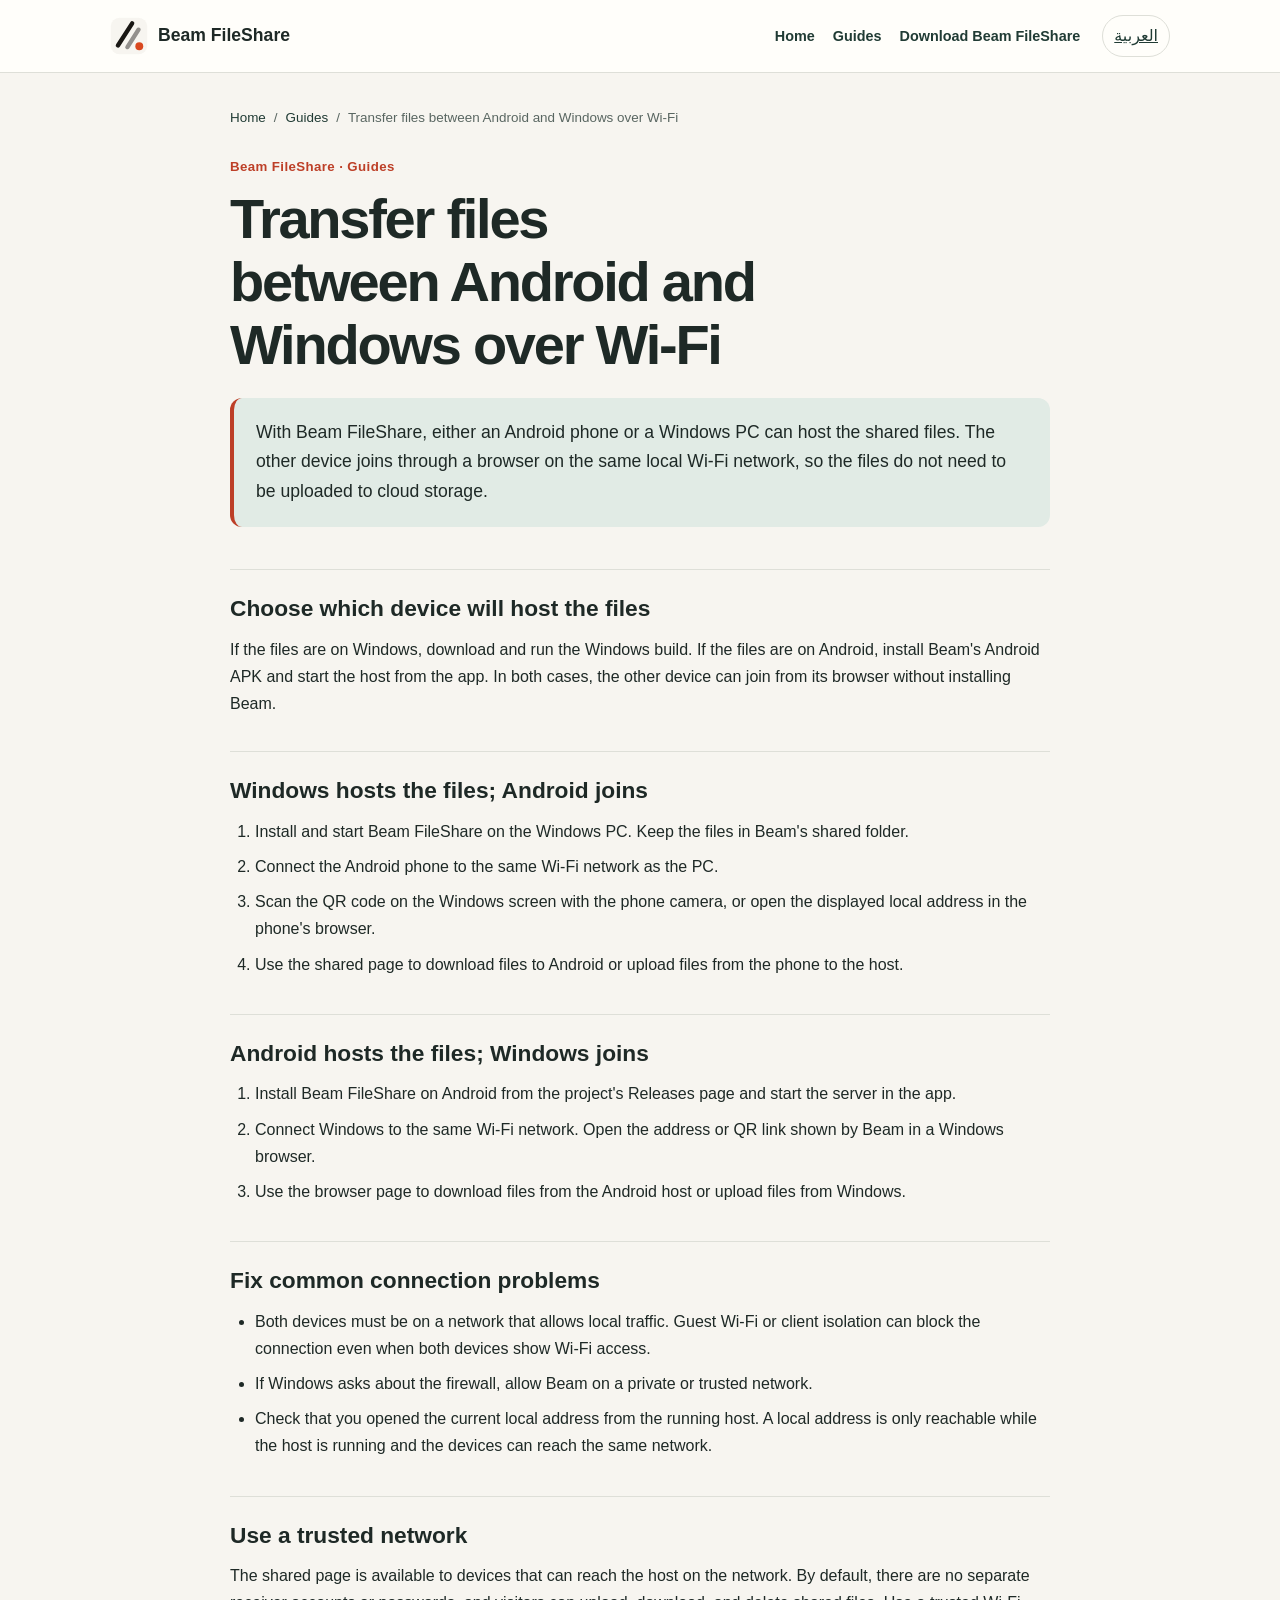
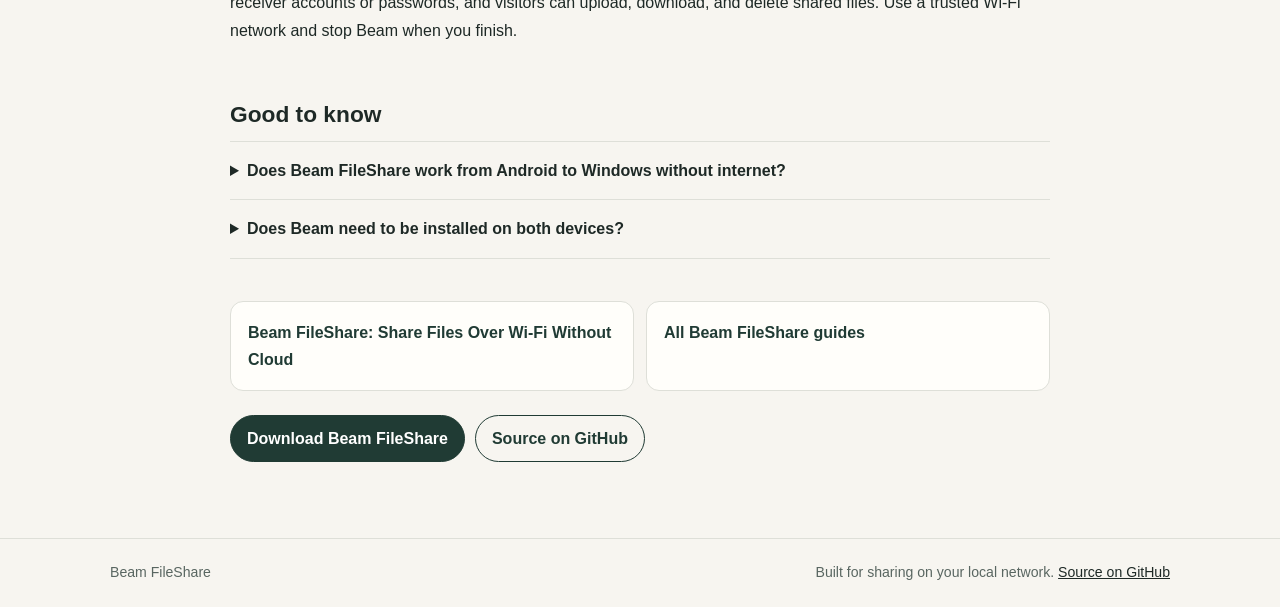
<file: guides/android-to-windows-file-sharing/index.html>
<!doctype html>
<html lang="en" dir="ltr">
<head>
<meta charset="utf-8">
<meta name="viewport" content="width=device-width, initial-scale=1">
<title>Beam FileShare: Transfer Files Between Android and Windows</title>
<meta name="description" content="Transfer files between Android and Windows over local Wi-Fi with Beam FileShare. Host on either device and use a browser on the other—no cloud upload.">
<meta name="robots" content="index,follow,max-image-preview:large">
<link rel="canonical" href="https://omdaral.github.io/beam-website/guides/android-to-windows-file-sharing/">
<link rel="alternate" hreflang="en" href="https://omdaral.github.io/beam-website/guides/android-to-windows-file-sharing/">
<link rel="alternate" hreflang="ar" href="https://omdaral.github.io/beam-website/ar/guides/android-to-windows-file-sharing/">
<link rel="alternate" hreflang="x-default" href="https://omdaral.github.io/beam-website/guides/android-to-windows-file-sharing/">
<meta name="theme-color" content="#f7f5f0">
<meta property="og:type" content="article">
<meta property="og:site_name" content="Beam FileShare">
<meta property="og:title" content="Beam FileShare: Transfer Files Between Android and Windows">
<meta property="og:description" content="Transfer files between Android and Windows over local Wi-Fi with Beam FileShare. Host on either device and use a browser on the other—no cloud upload.">
<meta property="og:url" content="https://omdaral.github.io/beam-website/guides/android-to-windows-file-sharing/">
<meta property="og:image" content="https://omdaral.github.io/beam-website/assets/og-cover.png">
<meta property="og:image:width" content="1200">
<meta property="og:image:height" content="630">
<meta property="og:locale" content="en_US">
<meta property="og:locale:alternate" content="ar_AR">
<meta name="twitter:card" content="summary_large_image">
<meta name="twitter:title" content="Beam FileShare: Transfer Files Between Android and Windows">
<meta name="twitter:description" content="Transfer files between Android and Windows over local Wi-Fi with Beam FileShare. Host on either device and use a browser on the other—no cloud upload.">
<meta name="twitter:image" content="https://omdaral.github.io/beam-website/assets/og-cover.png">
<link rel="icon" href="../../assets/logo.svg" type="image/svg+xml">
<style>
:root{color-scheme:light;--paper:#f7f5f0;--surface:#fffefa;--ink:#1e2926;--muted:#596661;--line:#dedfd8;--accent:#bd3f27;--mint:#e1ebe5;--forest:#203b34;--focus:#1769aa}
*{box-sizing:border-box}html{scroll-behavior:smooth}body{margin:0;color:var(--ink);background:var(--paper);font:16px/1.7 "Segoe UI",Tahoma,Arial,system-ui,sans-serif}
a{color:var(--forest)}a:focus-visible{outline:3px solid var(--focus);outline-offset:3px}.wrap{width:min(1060px,100% - 40px);margin-inline:auto}
.skip{position:absolute;inset-block-start:-60px;inset-inline-start:12px;padding:9px 14px;background:var(--ink);color:white;border-radius:8px}.skip:focus{inset-block-start:12px}
.top{border-block-end:1px solid var(--line);background:var(--surface)}.bar{min-height:72px;display:flex;align-items:center;gap:22px}.brand{display:inline-flex;align-items:center;gap:10px;color:var(--ink);font-size:1.1rem;font-weight:800;text-decoration:none}.brand img{width:38px;height:38px}.nav{display:flex;align-items:center;gap:18px;margin-inline-start:auto}.nav a{font-size:.9rem;font-weight:650;text-decoration:none}.language{padding:6px 11px;border:1px solid var(--line);border-radius:999px;white-space:nowrap}
.guide{max-width:820px;padding-block:34px 76px}.crumbs{display:flex;flex-wrap:wrap;gap:8px;align-items:center;margin:0 0 26px;color:var(--muted);font-size:.84rem}.crumbs a{text-decoration:none}.eyebrow{margin:0 0 10px;color:var(--accent);font-size:.83rem;font-weight:750;letter-spacing:.03em}.guide h1{max-width:22ch;margin:0;font-size:clamp(2.1rem,5vw,3.5rem);line-height:1.12;letter-spacing:-.04em;text-wrap:balance}.lead{margin:21px 0 0;padding:20px 22px;border-inline-start:4px solid var(--accent);border-radius:12px;background:var(--mint);font-size:1.1rem}
.article{margin-block-start:42px}.article section{padding-block:24px;border-block-start:1px solid var(--line)}.article h2,.faq h2,.related h2{margin:0 0 12px;font-size:1.42rem;line-height:1.3}.article p{margin:10px 0}.article ol,.article ul{margin:12px 0;padding-inline-start:25px}.article li{margin-block:8px}.faq{margin-block-start:22px}.faq details{border-block-start:1px solid var(--line)}.faq details:last-child{border-block-end:1px solid var(--line)}.faq summary{padding:15px 0;cursor:pointer;font-weight:750}.faq p{margin:0;padding:0 0 16px;color:var(--muted)}
.related{display:grid;grid-template-columns:1fr 1fr;gap:12px;margin-block-start:42px}.related a{padding:17px;border:1px solid var(--line);border-radius:13px;background:var(--surface);font-weight:700;text-decoration:none}.related a:hover{border-color:var(--accent)}.cta{display:flex;flex-wrap:wrap;gap:10px;margin-block-start:24px}.button{min-height:46px;display:inline-flex;align-items:center;justify-content:center;padding:9px 16px;border:1px solid var(--forest);border-radius:999px;color:#fff;background:var(--forest);font-weight:750;text-decoration:none}.button.secondary{color:var(--forest);background:transparent}
.footer{border-block-start:1px solid var(--line);padding-block:22px;color:var(--muted);font-size:.88rem}.footer-row{display:flex;flex-wrap:wrap;justify-content:space-between;gap:12px}.footer a{color:var(--ink)}[dir=rtl] body{font-family:Tahoma,"Segoe UI",Arial,system-ui,sans-serif}[dir=rtl] .lead{border-radius:12px 0 0 12px}
@media(max-width:620px){.wrap{width:min(100% - 30px,1060px)}.bar{min-height:64px;gap:10px}.brand{font-size:.95rem}.brand img{width:34px;height:34px}.nav{gap:10px}.nav a{font-size:.79rem}.nav .guides-link{display:none}.guide{padding-block-start:24px}.guide h1{font-size:clamp(2rem,10vw,2.8rem)}.lead{padding:16px;font-size:1rem}.related{grid-template-columns:1fr}.language{font-size:.82rem}}
@media(prefers-reduced-motion:reduce){html{scroll-behavior:auto}*{transition-duration:.01ms!important}}
</style>
<script type="application/ld+json">{"@context":"https://schema.org","@graph":[{"@type":"WebPage","@id":"https://omdaral.github.io/beam-website/guides/android-to-windows-file-sharing/#page","url":"https://omdaral.github.io/beam-website/guides/android-to-windows-file-sharing/","name":"Beam FileShare: Transfer Files Between Android and Windows","description":"Transfer files between Android and Windows over local Wi-Fi with Beam FileShare. Host on either device and use a browser on the other—no cloud upload.","inLanguage":"en","isPartOf":{"@id":"https://omdaral.github.io/beam-website/#website"},"about":{"@id":"https://omdaral.github.io/beam-website/#app"},"breadcrumb":{"@id":"https://omdaral.github.io/beam-website/guides/android-to-windows-file-sharing/#breadcrumb"}},{"@type":"BreadcrumbList","@id":"https://omdaral.github.io/beam-website/guides/android-to-windows-file-sharing/#breadcrumb","itemListElement":[{"@type":"ListItem","position":1,"name":"Home","item":"https://omdaral.github.io/beam-website/"},{"@type":"ListItem","position":2,"name":"Guides","item":"https://omdaral.github.io/beam-website/#guides"},{"@type":"ListItem","position":3,"name":"Transfer files between Android and Windows over Wi-Fi","item":"https://omdaral.github.io/beam-website/guides/android-to-windows-file-sharing/"}]},{"@type":"FAQPage","@id":"https://omdaral.github.io/beam-website/guides/android-to-windows-file-sharing/#faq","mainEntity":[{"@type":"Question","name":"Does Beam FileShare work from Android to Windows without internet?","acceptedAnswer":{"@type":"Answer","text":"Yes, if both devices can communicate over the same local Wi-Fi network. Internet is not used to carry the file transfer."}},{"@type":"Question","name":"Does Beam need to be installed on both devices?","acceptedAnswer":{"@type":"Answer","text":"No. Run Beam on the host only. The other device opens the shared link in a browser."}}]}]}</script>
</head>
<body>
<a class="skip" href="#main">Skip to content</a>
<header class="top"><div class="wrap bar">
  <a class="brand" href="https://omdaral.github.io/beam-website/"><img src="../../assets/logo.svg" width="38" height="38" alt=""><span>Beam FileShare</span></a>
  <nav class="nav" aria-label="Main navigation"><a href="https://omdaral.github.io/beam-website/">Home</a><a class="guides-link" href="https://omdaral.github.io/beam-website/#guides">Guides</a><a href="https://omdaral.github.io/beam-website/#download">Download Beam FileShare</a></nav>
  <a class="language" href="https://omdaral.github.io/beam-website/ar/guides/android-to-windows-file-sharing/" hreflang="ar" lang="ar">العربية</a>
</div></header>
<main id="main" class="wrap guide">
  <nav class="crumbs" aria-label="Main navigation"><a href="https://omdaral.github.io/beam-website/">Home</a><span aria-hidden="true">/</span><a href="https://omdaral.github.io/beam-website/#guides">Guides</a><span aria-hidden="true">/</span><span aria-current="page">Transfer files between Android and Windows over Wi-Fi</span></nav>
  <p class="eyebrow">Beam FileShare · Guides</p>
  <h1>Transfer files between Android and Windows over Wi-Fi</h1>
  <p class="lead">With Beam FileShare, either an Android phone or a Windows PC can host the shared files. The other device joins through a browser on the same local Wi-Fi network, so the files do not need to be uploaded to cloud storage.</p>
  <article class="article"><section><h2>Choose which device will host the files</h2>
<p>If the files are on Windows, download and run the Windows build. If the files are on Android, install Beam&#x27;s Android APK and start the host from the app. In both cases, the other device can join from its browser without installing Beam.</p>
</section>
<section><h2>Windows hosts the files; Android joins</h2>
<ol>
<li>Install and start Beam FileShare on the Windows PC. Keep the files in Beam&#x27;s shared folder.</li>
<li>Connect the Android phone to the same Wi-Fi network as the PC.</li>
<li>Scan the QR code on the Windows screen with the phone camera, or open the displayed local address in the phone&#x27;s browser.</li>
<li>Use the shared page to download files to Android or upload files from the phone to the host.</li>
</ol>
</section>
<section><h2>Android hosts the files; Windows joins</h2>
<ol>
<li>Install Beam FileShare on Android from the project&#x27;s Releases page and start the server in the app.</li>
<li>Connect Windows to the same Wi-Fi network. Open the address or QR link shown by Beam in a Windows browser.</li>
<li>Use the browser page to download files from the Android host or upload files from Windows.</li>
</ol>
</section>
<section><h2>Fix common connection problems</h2>
<ul>
<li>Both devices must be on a network that allows local traffic. Guest Wi-Fi or client isolation can block the connection even when both devices show Wi-Fi access.</li>
<li>If Windows asks about the firewall, allow Beam on a private or trusted network.</li>
<li>Check that you opened the current local address from the running host. A local address is only reachable while the host is running and the devices can reach the same network.</li>
</ul>
</section>
<section><h2>Use a trusted network</h2>
<p>The shared page is available to devices that can reach the host on the network. By default, there are no separate receiver accounts or passwords, and visitors can upload, download, and delete shared files. Use a trusted Wi-Fi network and stop Beam when you finish.</p>
</section></article>
  <section class="faq" aria-labelledby="faq-title"><h2 id="faq-title">Good to know</h2><div><details><summary>Does Beam FileShare work from Android to Windows without internet?</summary><p>Yes, if both devices can communicate over the same local Wi-Fi network. Internet is not used to carry the file transfer.</p></details>
<details><summary>Does Beam need to be installed on both devices?</summary><p>No. Run Beam on the host only. The other device opens the shared link in a browser.</p></details></div></section>
  <nav class="related" aria-label="Beam FileShare guides"><a href="https://omdaral.github.io/beam-website/guides/share-files-over-wifi/">Beam FileShare: Share Files Over Wi-Fi Without Cloud</a><a href="https://omdaral.github.io/beam-website/#guides">All Beam FileShare guides</a></nav>
  <div class="cta"><a class="button" href="https://omdaral.github.io/beam-website/#download">Download Beam FileShare</a><a class="button secondary" href="https://github.com/omdaral/beam-fileshare">Source on GitHub</a></div>
</main>
<footer class="footer"><div class="wrap footer-row"><span>Beam FileShare</span><span>Built for sharing on your local network. <a href="https://github.com/omdaral/beam-fileshare">Source on GitHub</a></span></div></footer>
</body>
</html>
</file>
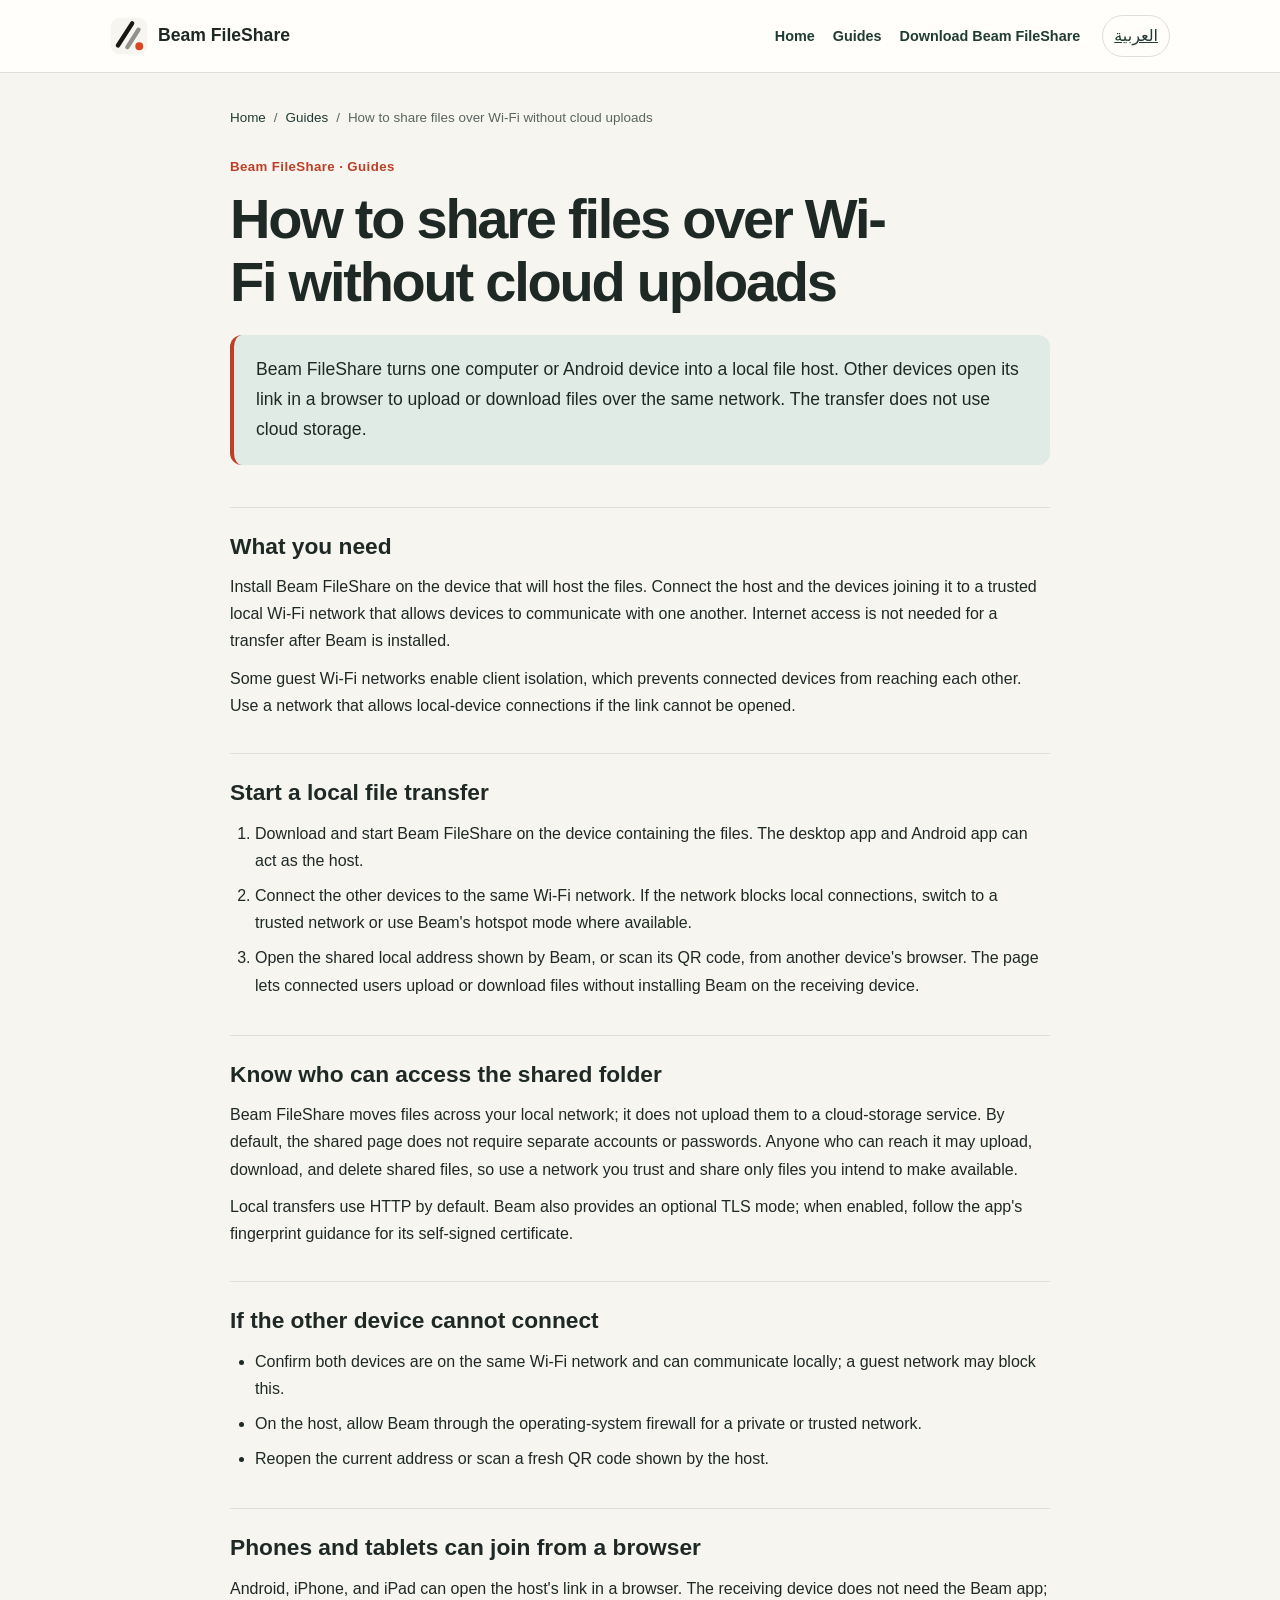
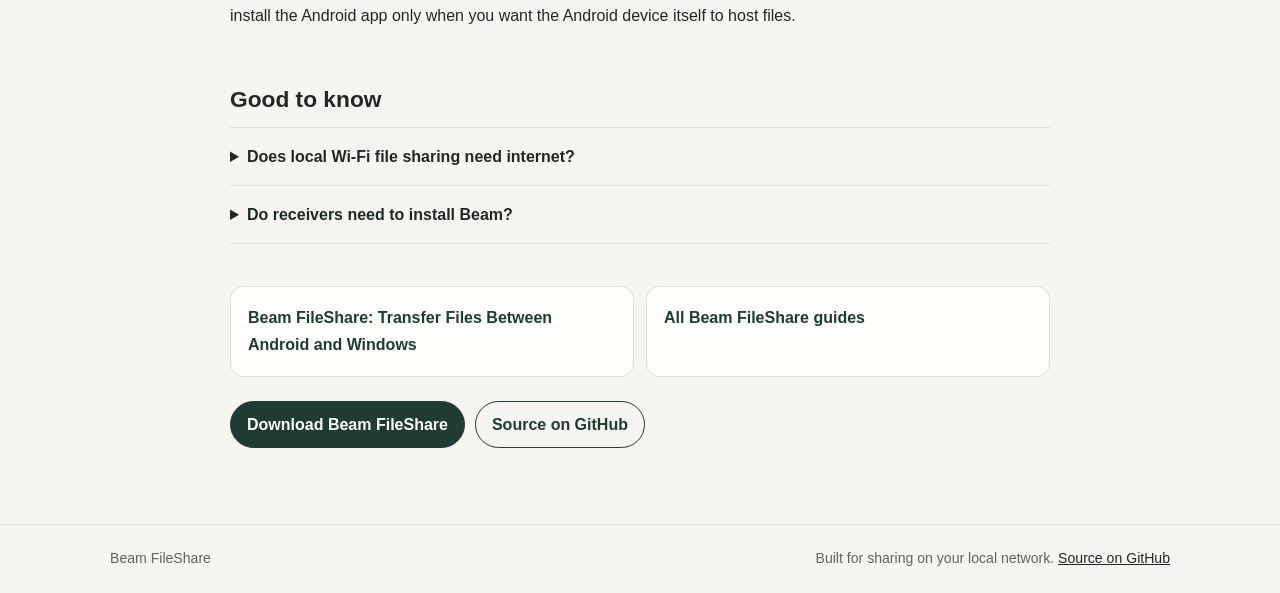
<file: guides/share-files-over-wifi/index.html>
<!doctype html>
<html lang="en" dir="ltr">
<head>
<meta charset="utf-8">
<meta name="viewport" content="width=device-width, initial-scale=1">
<title>Beam FileShare: Share Files Over Wi-Fi Without Cloud</title>
<meta name="description" content="Learn how to share files over local Wi-Fi with Beam FileShare. Run one host, join from another device&#x27;s browser, and avoid cloud uploads.">
<meta name="robots" content="index,follow,max-image-preview:large">
<link rel="canonical" href="https://omdaral.github.io/beam-website/guides/share-files-over-wifi/">
<link rel="alternate" hreflang="en" href="https://omdaral.github.io/beam-website/guides/share-files-over-wifi/">
<link rel="alternate" hreflang="ar" href="https://omdaral.github.io/beam-website/ar/guides/share-files-over-wifi/">
<link rel="alternate" hreflang="x-default" href="https://omdaral.github.io/beam-website/guides/share-files-over-wifi/">
<meta name="theme-color" content="#f7f5f0">
<meta property="og:type" content="article">
<meta property="og:site_name" content="Beam FileShare">
<meta property="og:title" content="Beam FileShare: Share Files Over Wi-Fi Without Cloud">
<meta property="og:description" content="Learn how to share files over local Wi-Fi with Beam FileShare. Run one host, join from another device&#x27;s browser, and avoid cloud uploads.">
<meta property="og:url" content="https://omdaral.github.io/beam-website/guides/share-files-over-wifi/">
<meta property="og:image" content="https://omdaral.github.io/beam-website/assets/og-cover.png">
<meta property="og:image:width" content="1200">
<meta property="og:image:height" content="630">
<meta property="og:locale" content="en_US">
<meta property="og:locale:alternate" content="ar_AR">
<meta name="twitter:card" content="summary_large_image">
<meta name="twitter:title" content="Beam FileShare: Share Files Over Wi-Fi Without Cloud">
<meta name="twitter:description" content="Learn how to share files over local Wi-Fi with Beam FileShare. Run one host, join from another device&#x27;s browser, and avoid cloud uploads.">
<meta name="twitter:image" content="https://omdaral.github.io/beam-website/assets/og-cover.png">
<link rel="icon" href="../../assets/logo.svg" type="image/svg+xml">
<style>
:root{color-scheme:light;--paper:#f7f5f0;--surface:#fffefa;--ink:#1e2926;--muted:#596661;--line:#dedfd8;--accent:#bd3f27;--mint:#e1ebe5;--forest:#203b34;--focus:#1769aa}
*{box-sizing:border-box}html{scroll-behavior:smooth}body{margin:0;color:var(--ink);background:var(--paper);font:16px/1.7 "Segoe UI",Tahoma,Arial,system-ui,sans-serif}
a{color:var(--forest)}a:focus-visible{outline:3px solid var(--focus);outline-offset:3px}.wrap{width:min(1060px,100% - 40px);margin-inline:auto}
.skip{position:absolute;inset-block-start:-60px;inset-inline-start:12px;padding:9px 14px;background:var(--ink);color:white;border-radius:8px}.skip:focus{inset-block-start:12px}
.top{border-block-end:1px solid var(--line);background:var(--surface)}.bar{min-height:72px;display:flex;align-items:center;gap:22px}.brand{display:inline-flex;align-items:center;gap:10px;color:var(--ink);font-size:1.1rem;font-weight:800;text-decoration:none}.brand img{width:38px;height:38px}.nav{display:flex;align-items:center;gap:18px;margin-inline-start:auto}.nav a{font-size:.9rem;font-weight:650;text-decoration:none}.language{padding:6px 11px;border:1px solid var(--line);border-radius:999px;white-space:nowrap}
.guide{max-width:820px;padding-block:34px 76px}.crumbs{display:flex;flex-wrap:wrap;gap:8px;align-items:center;margin:0 0 26px;color:var(--muted);font-size:.84rem}.crumbs a{text-decoration:none}.eyebrow{margin:0 0 10px;color:var(--accent);font-size:.83rem;font-weight:750;letter-spacing:.03em}.guide h1{max-width:22ch;margin:0;font-size:clamp(2.1rem,5vw,3.5rem);line-height:1.12;letter-spacing:-.04em;text-wrap:balance}.lead{margin:21px 0 0;padding:20px 22px;border-inline-start:4px solid var(--accent);border-radius:12px;background:var(--mint);font-size:1.1rem}
.article{margin-block-start:42px}.article section{padding-block:24px;border-block-start:1px solid var(--line)}.article h2,.faq h2,.related h2{margin:0 0 12px;font-size:1.42rem;line-height:1.3}.article p{margin:10px 0}.article ol,.article ul{margin:12px 0;padding-inline-start:25px}.article li{margin-block:8px}.faq{margin-block-start:22px}.faq details{border-block-start:1px solid var(--line)}.faq details:last-child{border-block-end:1px solid var(--line)}.faq summary{padding:15px 0;cursor:pointer;font-weight:750}.faq p{margin:0;padding:0 0 16px;color:var(--muted)}
.related{display:grid;grid-template-columns:1fr 1fr;gap:12px;margin-block-start:42px}.related a{padding:17px;border:1px solid var(--line);border-radius:13px;background:var(--surface);font-weight:700;text-decoration:none}.related a:hover{border-color:var(--accent)}.cta{display:flex;flex-wrap:wrap;gap:10px;margin-block-start:24px}.button{min-height:46px;display:inline-flex;align-items:center;justify-content:center;padding:9px 16px;border:1px solid var(--forest);border-radius:999px;color:#fff;background:var(--forest);font-weight:750;text-decoration:none}.button.secondary{color:var(--forest);background:transparent}
.footer{border-block-start:1px solid var(--line);padding-block:22px;color:var(--muted);font-size:.88rem}.footer-row{display:flex;flex-wrap:wrap;justify-content:space-between;gap:12px}.footer a{color:var(--ink)}[dir=rtl] body{font-family:Tahoma,"Segoe UI",Arial,system-ui,sans-serif}[dir=rtl] .lead{border-radius:12px 0 0 12px}
@media(max-width:620px){.wrap{width:min(100% - 30px,1060px)}.bar{min-height:64px;gap:10px}.brand{font-size:.95rem}.brand img{width:34px;height:34px}.nav{gap:10px}.nav a{font-size:.79rem}.nav .guides-link{display:none}.guide{padding-block-start:24px}.guide h1{font-size:clamp(2rem,10vw,2.8rem)}.lead{padding:16px;font-size:1rem}.related{grid-template-columns:1fr}.language{font-size:.82rem}}
@media(prefers-reduced-motion:reduce){html{scroll-behavior:auto}*{transition-duration:.01ms!important}}
</style>
<script type="application/ld+json">{"@context":"https://schema.org","@graph":[{"@type":"WebPage","@id":"https://omdaral.github.io/beam-website/guides/share-files-over-wifi/#page","url":"https://omdaral.github.io/beam-website/guides/share-files-over-wifi/","name":"Beam FileShare: Share Files Over Wi-Fi Without Cloud","description":"Learn how to share files over local Wi-Fi with Beam FileShare. Run one host, join from another device's browser, and avoid cloud uploads.","inLanguage":"en","isPartOf":{"@id":"https://omdaral.github.io/beam-website/#website"},"about":{"@id":"https://omdaral.github.io/beam-website/#app"},"breadcrumb":{"@id":"https://omdaral.github.io/beam-website/guides/share-files-over-wifi/#breadcrumb"}},{"@type":"BreadcrumbList","@id":"https://omdaral.github.io/beam-website/guides/share-files-over-wifi/#breadcrumb","itemListElement":[{"@type":"ListItem","position":1,"name":"Home","item":"https://omdaral.github.io/beam-website/"},{"@type":"ListItem","position":2,"name":"Guides","item":"https://omdaral.github.io/beam-website/#guides"},{"@type":"ListItem","position":3,"name":"How to share files over Wi-Fi without cloud uploads","item":"https://omdaral.github.io/beam-website/guides/share-files-over-wifi/"}]},{"@type":"FAQPage","@id":"https://omdaral.github.io/beam-website/guides/share-files-over-wifi/#faq","mainEntity":[{"@type":"Question","name":"Does local Wi-Fi file sharing need internet?","acceptedAnswer":{"@type":"Answer","text":"No. Once Beam FileShare is installed, transfers work over a local network that lets the devices communicate. Internet is needed to download Beam or check for updates."}},{"@type":"Question","name":"Do receivers need to install Beam?","acceptedAnswer":{"@type":"Answer","text":"No. Receivers open the host's link in a browser. Install Beam only on the device hosting the shared folder."}}]}]}</script>
</head>
<body>
<a class="skip" href="#main">Skip to content</a>
<header class="top"><div class="wrap bar">
  <a class="brand" href="https://omdaral.github.io/beam-website/"><img src="../../assets/logo.svg" width="38" height="38" alt=""><span>Beam FileShare</span></a>
  <nav class="nav" aria-label="Main navigation"><a href="https://omdaral.github.io/beam-website/">Home</a><a class="guides-link" href="https://omdaral.github.io/beam-website/#guides">Guides</a><a href="https://omdaral.github.io/beam-website/#download">Download Beam FileShare</a></nav>
  <a class="language" href="https://omdaral.github.io/beam-website/ar/guides/share-files-over-wifi/" hreflang="ar" lang="ar">العربية</a>
</div></header>
<main id="main" class="wrap guide">
  <nav class="crumbs" aria-label="Main navigation"><a href="https://omdaral.github.io/beam-website/">Home</a><span aria-hidden="true">/</span><a href="https://omdaral.github.io/beam-website/#guides">Guides</a><span aria-hidden="true">/</span><span aria-current="page">How to share files over Wi-Fi without cloud uploads</span></nav>
  <p class="eyebrow">Beam FileShare · Guides</p>
  <h1>How to share files over Wi-Fi without cloud uploads</h1>
  <p class="lead">Beam FileShare turns one computer or Android device into a local file host. Other devices open its link in a browser to upload or download files over the same network. The transfer does not use cloud storage.</p>
  <article class="article"><section><h2>What you need</h2>
<p>Install Beam FileShare on the device that will host the files. Connect the host and the devices joining it to a trusted local Wi-Fi network that allows devices to communicate with one another. Internet access is not needed for a transfer after Beam is installed.</p>
<p>Some guest Wi-Fi networks enable client isolation, which prevents connected devices from reaching each other. Use a network that allows local-device connections if the link cannot be opened.</p>
</section>
<section><h2>Start a local file transfer</h2>
<ol>
<li>Download and start Beam FileShare on the device containing the files. The desktop app and Android app can act as the host.</li>
<li>Connect the other devices to the same Wi-Fi network. If the network blocks local connections, switch to a trusted network or use Beam&#x27;s hotspot mode where available.</li>
<li>Open the shared local address shown by Beam, or scan its QR code, from another device&#x27;s browser. The page lets connected users upload or download files without installing Beam on the receiving device.</li>
</ol>
</section>
<section><h2>Know who can access the shared folder</h2>
<p>Beam FileShare moves files across your local network; it does not upload them to a cloud-storage service. By default, the shared page does not require separate accounts or passwords. Anyone who can reach it may upload, download, and delete shared files, so use a network you trust and share only files you intend to make available.</p>
<p>Local transfers use HTTP by default. Beam also provides an optional TLS mode; when enabled, follow the app&#x27;s fingerprint guidance for its self-signed certificate.</p>
</section>
<section><h2>If the other device cannot connect</h2>
<ul>
<li>Confirm both devices are on the same Wi-Fi network and can communicate locally; a guest network may block this.</li>
<li>On the host, allow Beam through the operating-system firewall for a private or trusted network.</li>
<li>Reopen the current address or scan a fresh QR code shown by the host.</li>
</ul>
</section>
<section><h2>Phones and tablets can join from a browser</h2>
<p>Android, iPhone, and iPad can open the host&#x27;s link in a browser. The receiving device does not need the Beam app; install the Android app only when you want the Android device itself to host files.</p>
</section></article>
  <section class="faq" aria-labelledby="faq-title"><h2 id="faq-title">Good to know</h2><div><details><summary>Does local Wi-Fi file sharing need internet?</summary><p>No. Once Beam FileShare is installed, transfers work over a local network that lets the devices communicate. Internet is needed to download Beam or check for updates.</p></details>
<details><summary>Do receivers need to install Beam?</summary><p>No. Receivers open the host&#x27;s link in a browser. Install Beam only on the device hosting the shared folder.</p></details></div></section>
  <nav class="related" aria-label="Beam FileShare guides"><a href="https://omdaral.github.io/beam-website/guides/android-to-windows-file-sharing/">Beam FileShare: Transfer Files Between Android and Windows</a><a href="https://omdaral.github.io/beam-website/#guides">All Beam FileShare guides</a></nav>
  <div class="cta"><a class="button" href="https://omdaral.github.io/beam-website/#download">Download Beam FileShare</a><a class="button secondary" href="https://github.com/omdaral/beam-fileshare">Source on GitHub</a></div>
</main>
<footer class="footer"><div class="wrap footer-row"><span>Beam FileShare</span><span>Built for sharing on your local network. <a href="https://github.com/omdaral/beam-fileshare">Source on GitHub</a></span></div></footer>
</body>
</html>
</file>
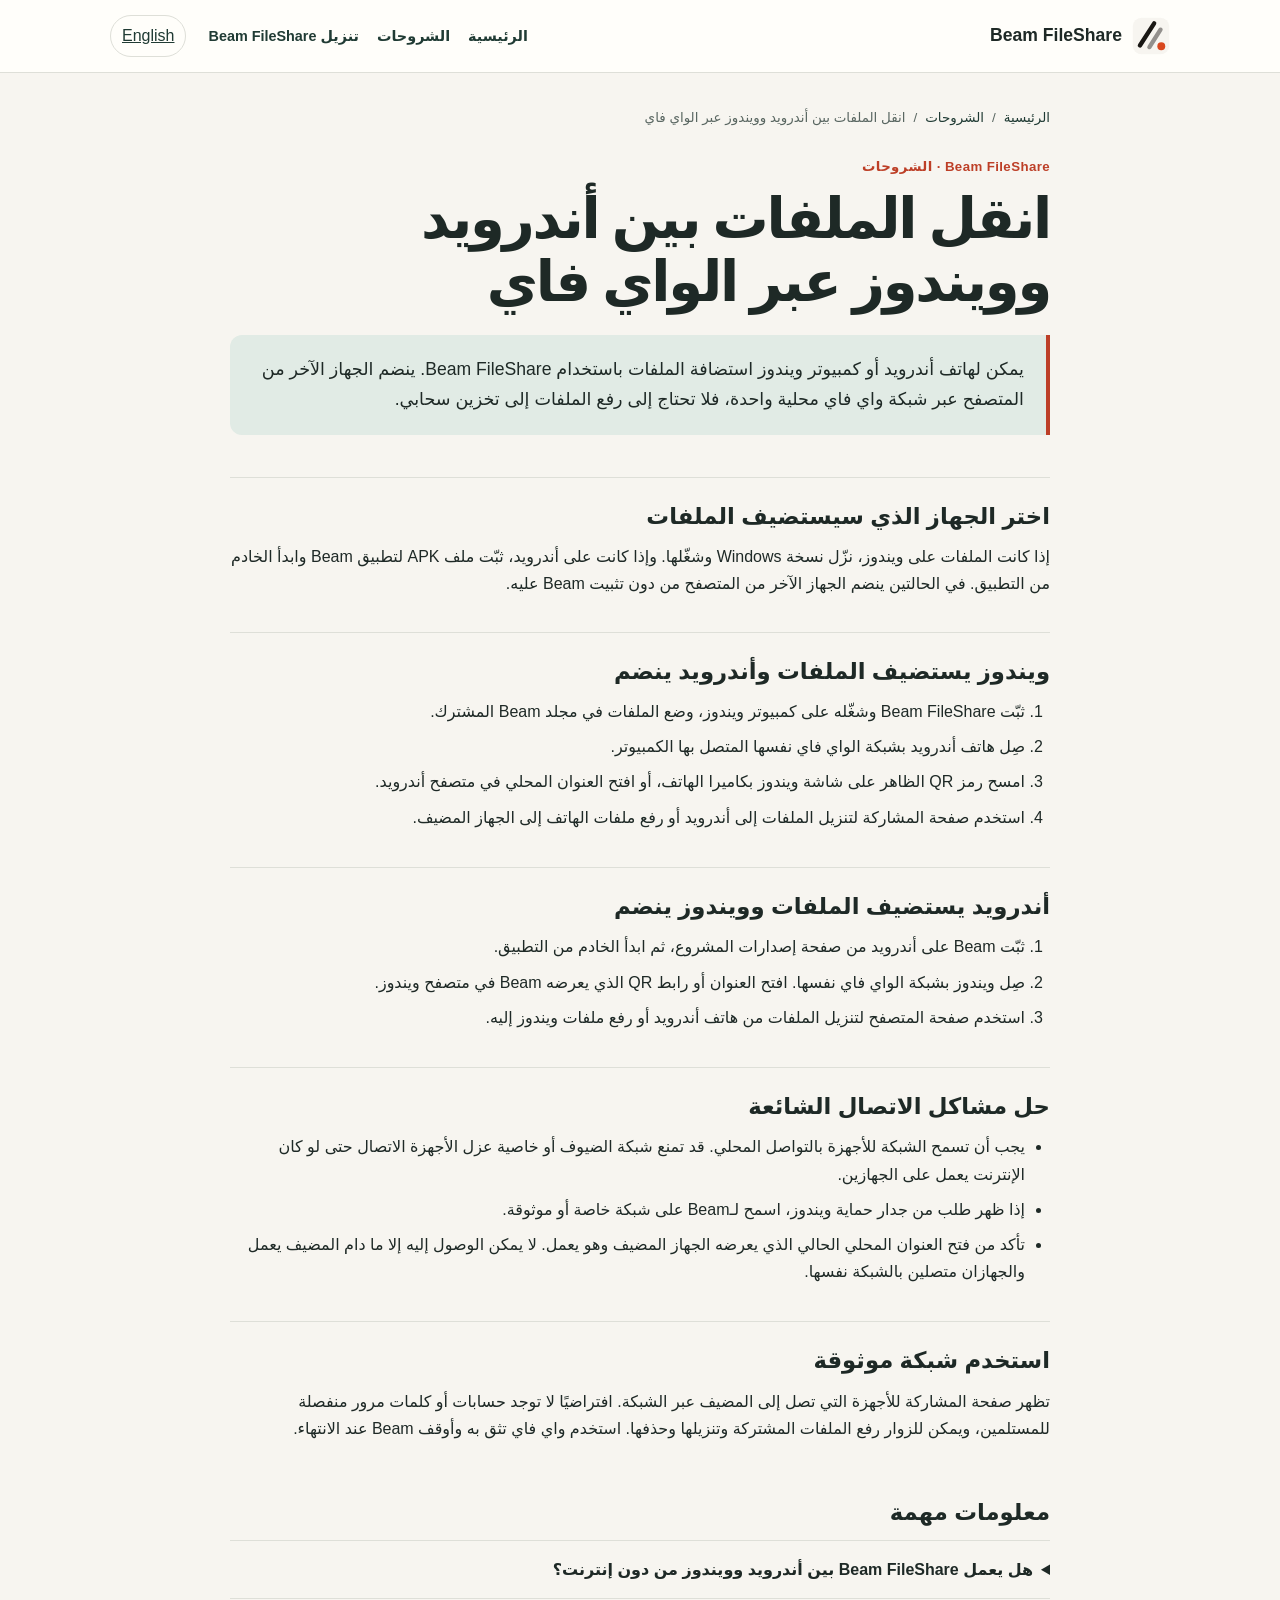
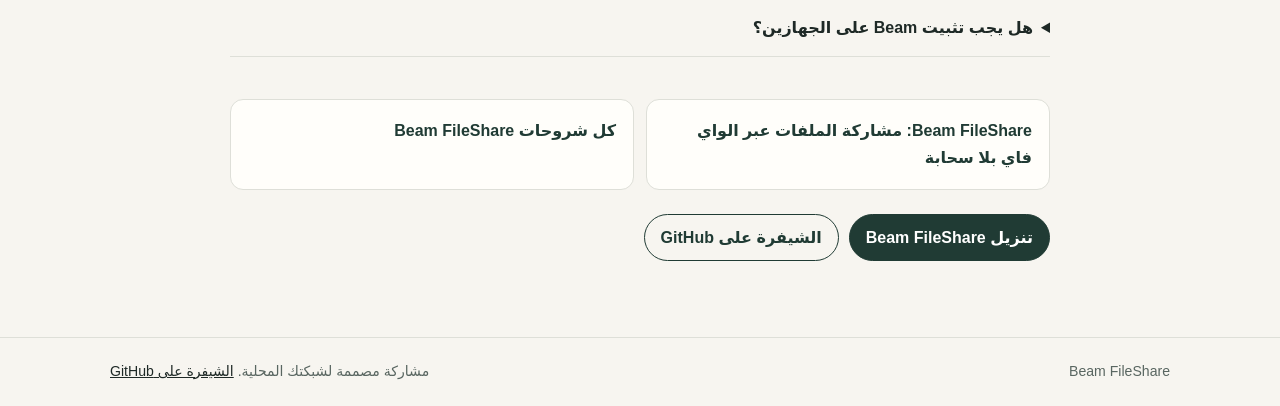
<file: ar/guides/android-to-windows-file-sharing/index.html>
<!doctype html>
<html lang="ar" dir="rtl">
<head>
<meta charset="utf-8">
<meta name="viewport" content="width=device-width, initial-scale=1">
<title>Beam FileShare: نقل الملفات بين أندرويد وويندوز</title>
<meta name="description" content="انقل الملفات بين أندرويد وويندوز عبر واي فاي محلي باستخدام Beam FileShare. اجعل أي جهاز مضيفًا وافتح الرابط من المتصفح بلا رفع سحابي.">
<meta name="robots" content="index,follow,max-image-preview:large">
<link rel="canonical" href="https://omdaral.github.io/beam-website/ar/guides/android-to-windows-file-sharing/">
<link rel="alternate" hreflang="en" href="https://omdaral.github.io/beam-website/guides/android-to-windows-file-sharing/">
<link rel="alternate" hreflang="ar" href="https://omdaral.github.io/beam-website/ar/guides/android-to-windows-file-sharing/">
<link rel="alternate" hreflang="x-default" href="https://omdaral.github.io/beam-website/guides/android-to-windows-file-sharing/">
<meta name="theme-color" content="#f7f5f0">
<meta property="og:type" content="article">
<meta property="og:site_name" content="Beam FileShare">
<meta property="og:title" content="Beam FileShare: نقل الملفات بين أندرويد وويندوز">
<meta property="og:description" content="انقل الملفات بين أندرويد وويندوز عبر واي فاي محلي باستخدام Beam FileShare. اجعل أي جهاز مضيفًا وافتح الرابط من المتصفح بلا رفع سحابي.">
<meta property="og:url" content="https://omdaral.github.io/beam-website/ar/guides/android-to-windows-file-sharing/">
<meta property="og:image" content="https://omdaral.github.io/beam-website/assets/og-cover-ar.png">
<meta property="og:image:width" content="1200">
<meta property="og:image:height" content="630">
<meta property="og:locale" content="ar_AR">
<meta property="og:locale:alternate" content="en_US">
<meta name="twitter:card" content="summary_large_image">
<meta name="twitter:title" content="Beam FileShare: نقل الملفات بين أندرويد وويندوز">
<meta name="twitter:description" content="انقل الملفات بين أندرويد وويندوز عبر واي فاي محلي باستخدام Beam FileShare. اجعل أي جهاز مضيفًا وافتح الرابط من المتصفح بلا رفع سحابي.">
<meta name="twitter:image" content="https://omdaral.github.io/beam-website/assets/og-cover-ar.png">
<link rel="icon" href="../../../assets/logo.svg" type="image/svg+xml">
<style>
:root{color-scheme:light;--paper:#f7f5f0;--surface:#fffefa;--ink:#1e2926;--muted:#596661;--line:#dedfd8;--accent:#bd3f27;--mint:#e1ebe5;--forest:#203b34;--focus:#1769aa}
*{box-sizing:border-box}html{scroll-behavior:smooth}body{margin:0;color:var(--ink);background:var(--paper);font:16px/1.7 "Segoe UI",Tahoma,Arial,system-ui,sans-serif}
a{color:var(--forest)}a:focus-visible{outline:3px solid var(--focus);outline-offset:3px}.wrap{width:min(1060px,100% - 40px);margin-inline:auto}
.skip{position:absolute;inset-block-start:-60px;inset-inline-start:12px;padding:9px 14px;background:var(--ink);color:white;border-radius:8px}.skip:focus{inset-block-start:12px}
.top{border-block-end:1px solid var(--line);background:var(--surface)}.bar{min-height:72px;display:flex;align-items:center;gap:22px}.brand{display:inline-flex;align-items:center;gap:10px;color:var(--ink);font-size:1.1rem;font-weight:800;text-decoration:none}.brand img{width:38px;height:38px}.nav{display:flex;align-items:center;gap:18px;margin-inline-start:auto}.nav a{font-size:.9rem;font-weight:650;text-decoration:none}.language{padding:6px 11px;border:1px solid var(--line);border-radius:999px;white-space:nowrap}
.guide{max-width:820px;padding-block:34px 76px}.crumbs{display:flex;flex-wrap:wrap;gap:8px;align-items:center;margin:0 0 26px;color:var(--muted);font-size:.84rem}.crumbs a{text-decoration:none}.eyebrow{margin:0 0 10px;color:var(--accent);font-size:.83rem;font-weight:750;letter-spacing:.03em}.guide h1{max-width:22ch;margin:0;font-size:clamp(2.1rem,5vw,3.5rem);line-height:1.12;letter-spacing:-.04em;text-wrap:balance}.lead{margin:21px 0 0;padding:20px 22px;border-inline-start:4px solid var(--accent);border-radius:12px;background:var(--mint);font-size:1.1rem}
.article{margin-block-start:42px}.article section{padding-block:24px;border-block-start:1px solid var(--line)}.article h2,.faq h2,.related h2{margin:0 0 12px;font-size:1.42rem;line-height:1.3}.article p{margin:10px 0}.article ol,.article ul{margin:12px 0;padding-inline-start:25px}.article li{margin-block:8px}.faq{margin-block-start:22px}.faq details{border-block-start:1px solid var(--line)}.faq details:last-child{border-block-end:1px solid var(--line)}.faq summary{padding:15px 0;cursor:pointer;font-weight:750}.faq p{margin:0;padding:0 0 16px;color:var(--muted)}
.related{display:grid;grid-template-columns:1fr 1fr;gap:12px;margin-block-start:42px}.related a{padding:17px;border:1px solid var(--line);border-radius:13px;background:var(--surface);font-weight:700;text-decoration:none}.related a:hover{border-color:var(--accent)}.cta{display:flex;flex-wrap:wrap;gap:10px;margin-block-start:24px}.button{min-height:46px;display:inline-flex;align-items:center;justify-content:center;padding:9px 16px;border:1px solid var(--forest);border-radius:999px;color:#fff;background:var(--forest);font-weight:750;text-decoration:none}.button.secondary{color:var(--forest);background:transparent}
.footer{border-block-start:1px solid var(--line);padding-block:22px;color:var(--muted);font-size:.88rem}.footer-row{display:flex;flex-wrap:wrap;justify-content:space-between;gap:12px}.footer a{color:var(--ink)}[dir=rtl] body{font-family:Tahoma,"Segoe UI",Arial,system-ui,sans-serif}[dir=rtl] .lead{border-radius:12px 0 0 12px}
@media(max-width:620px){.wrap{width:min(100% - 30px,1060px)}.bar{min-height:64px;gap:10px}.brand{font-size:.95rem}.brand img{width:34px;height:34px}.nav{gap:10px}.nav a{font-size:.79rem}.nav .guides-link{display:none}.guide{padding-block-start:24px}.guide h1{font-size:clamp(2rem,10vw,2.8rem)}.lead{padding:16px;font-size:1rem}.related{grid-template-columns:1fr}.language{font-size:.82rem}}
@media(prefers-reduced-motion:reduce){html{scroll-behavior:auto}*{transition-duration:.01ms!important}}
</style>
<script type="application/ld+json">{"@context":"https://schema.org","@graph":[{"@type":"WebPage","@id":"https://omdaral.github.io/beam-website/ar/guides/android-to-windows-file-sharing/#page","url":"https://omdaral.github.io/beam-website/ar/guides/android-to-windows-file-sharing/","name":"Beam FileShare: نقل الملفات بين أندرويد وويندوز","description":"انقل الملفات بين أندرويد وويندوز عبر واي فاي محلي باستخدام Beam FileShare. اجعل أي جهاز مضيفًا وافتح الرابط من المتصفح بلا رفع سحابي.","inLanguage":"ar","isPartOf":{"@id":"https://omdaral.github.io/beam-website/#website"},"about":{"@id":"https://omdaral.github.io/beam-website/#app"},"breadcrumb":{"@id":"https://omdaral.github.io/beam-website/ar/guides/android-to-windows-file-sharing/#breadcrumb"}},{"@type":"BreadcrumbList","@id":"https://omdaral.github.io/beam-website/ar/guides/android-to-windows-file-sharing/#breadcrumb","itemListElement":[{"@type":"ListItem","position":1,"name":"الرئيسية","item":"https://omdaral.github.io/beam-website/ar/"},{"@type":"ListItem","position":2,"name":"الشروحات","item":"https://omdaral.github.io/beam-website/ar/#guides"},{"@type":"ListItem","position":3,"name":"انقل الملفات بين أندرويد وويندوز عبر الواي فاي","item":"https://omdaral.github.io/beam-website/ar/guides/android-to-windows-file-sharing/"}]},{"@type":"FAQPage","@id":"https://omdaral.github.io/beam-website/ar/guides/android-to-windows-file-sharing/#faq","mainEntity":[{"@type":"Question","name":"هل يعمل Beam FileShare بين أندرويد وويندوز من دون إنترنت؟","acceptedAnswer":{"@type":"Answer","text":"نعم، إذا استطاع الجهازان التواصل عبر شبكة واي فاي محلية واحدة. لا يُستخدم الإنترنت لنقل الملفات."}},{"@type":"Question","name":"هل يجب تثبيت Beam على الجهازين؟","acceptedAnswer":{"@type":"Answer","text":"لا. شغّل Beam على الجهاز المضيف فقط؛ ويفتح الجهاز الآخر الرابط المشترك في المتصفح."}}]}]}</script>
</head>
<body>
<a class="skip" href="#main">تخطَّ إلى المحتوى</a>
<header class="top"><div class="wrap bar">
  <a class="brand" href="https://omdaral.github.io/beam-website/ar/"><img src="../../../assets/logo.svg" width="38" height="38" alt=""><span>Beam FileShare</span></a>
  <nav class="nav" aria-label="التنقل الرئيسي"><a href="https://omdaral.github.io/beam-website/ar/">الرئيسية</a><a class="guides-link" href="https://omdaral.github.io/beam-website/ar/#guides">الشروحات</a><a href="https://omdaral.github.io/beam-website/ar/#download">تنزيل Beam FileShare</a></nav>
  <a class="language" href="https://omdaral.github.io/beam-website/guides/android-to-windows-file-sharing/" hreflang="en" lang="en">English</a>
</div></header>
<main id="main" class="wrap guide">
  <nav class="crumbs" aria-label="التنقل الرئيسي"><a href="https://omdaral.github.io/beam-website/ar/">الرئيسية</a><span aria-hidden="true">/</span><a href="https://omdaral.github.io/beam-website/ar/#guides">الشروحات</a><span aria-hidden="true">/</span><span aria-current="page">انقل الملفات بين أندرويد وويندوز عبر الواي فاي</span></nav>
  <p class="eyebrow">Beam FileShare · الشروحات</p>
  <h1>انقل الملفات بين أندرويد وويندوز عبر الواي فاي</h1>
  <p class="lead">يمكن لهاتف أندرويد أو كمبيوتر ويندوز استضافة الملفات باستخدام Beam FileShare. ينضم الجهاز الآخر من المتصفح عبر شبكة واي فاي محلية واحدة، فلا تحتاج إلى رفع الملفات إلى تخزين سحابي.</p>
  <article class="article"><section><h2>اختر الجهاز الذي سيستضيف الملفات</h2>
<p>إذا كانت الملفات على ويندوز، نزّل نسخة Windows وشغّلها. وإذا كانت على أندرويد، ثبّت ملف APK لتطبيق Beam وابدأ الخادم من التطبيق. في الحالتين ينضم الجهاز الآخر من المتصفح من دون تثبيت Beam عليه.</p>
</section>
<section><h2>ويندوز يستضيف الملفات وأندرويد ينضم</h2>
<ol>
<li>ثبّت Beam FileShare وشغّله على كمبيوتر ويندوز، وضع الملفات في مجلد Beam المشترك.</li>
<li>صِل هاتف أندرويد بشبكة الواي فاي نفسها المتصل بها الكمبيوتر.</li>
<li>امسح رمز QR الظاهر على شاشة ويندوز بكاميرا الهاتف، أو افتح العنوان المحلي في متصفح أندرويد.</li>
<li>استخدم صفحة المشاركة لتنزيل الملفات إلى أندرويد أو رفع ملفات الهاتف إلى الجهاز المضيف.</li>
</ol>
</section>
<section><h2>أندرويد يستضيف الملفات وويندوز ينضم</h2>
<ol>
<li>ثبّت Beam على أندرويد من صفحة إصدارات المشروع، ثم ابدأ الخادم من التطبيق.</li>
<li>صِل ويندوز بشبكة الواي فاي نفسها. افتح العنوان أو رابط QR الذي يعرضه Beam في متصفح ويندوز.</li>
<li>استخدم صفحة المتصفح لتنزيل الملفات من هاتف أندرويد أو رفع ملفات ويندوز إليه.</li>
</ol>
</section>
<section><h2>حل مشاكل الاتصال الشائعة</h2>
<ul>
<li>يجب أن تسمح الشبكة للأجهزة بالتواصل المحلي. قد تمنع شبكة الضيوف أو خاصية عزل الأجهزة الاتصال حتى لو كان الإنترنت يعمل على الجهازين.</li>
<li>إذا ظهر طلب من جدار حماية ويندوز، اسمح لـBeam على شبكة خاصة أو موثوقة.</li>
<li>تأكد من فتح العنوان المحلي الحالي الذي يعرضه الجهاز المضيف وهو يعمل. لا يمكن الوصول إليه إلا ما دام المضيف يعمل والجهازان متصلين بالشبكة نفسها.</li>
</ul>
</section>
<section><h2>استخدم شبكة موثوقة</h2>
<p>تظهر صفحة المشاركة للأجهزة التي تصل إلى المضيف عبر الشبكة. افتراضيًا لا توجد حسابات أو كلمات مرور منفصلة للمستلمين، ويمكن للزوار رفع الملفات المشتركة وتنزيلها وحذفها. استخدم واي فاي تثق به وأوقف Beam عند الانتهاء.</p>
</section></article>
  <section class="faq" aria-labelledby="faq-title"><h2 id="faq-title">معلومات مهمة</h2><div><details><summary>هل يعمل Beam FileShare بين أندرويد وويندوز من دون إنترنت؟</summary><p>نعم، إذا استطاع الجهازان التواصل عبر شبكة واي فاي محلية واحدة. لا يُستخدم الإنترنت لنقل الملفات.</p></details>
<details><summary>هل يجب تثبيت Beam على الجهازين؟</summary><p>لا. شغّل Beam على الجهاز المضيف فقط؛ ويفتح الجهاز الآخر الرابط المشترك في المتصفح.</p></details></div></section>
  <nav class="related" aria-label="شروحات Beam FileShare"><a href="https://omdaral.github.io/beam-website/ar/guides/share-files-over-wifi/">Beam FileShare: مشاركة الملفات عبر الواي فاي بلا سحابة</a><a href="https://omdaral.github.io/beam-website/ar/#guides">كل شروحات Beam FileShare</a></nav>
  <div class="cta"><a class="button" href="https://omdaral.github.io/beam-website/ar/#download">تنزيل Beam FileShare</a><a class="button secondary" href="https://github.com/omdaral/beam-fileshare">الشيفرة على GitHub</a></div>
</main>
<footer class="footer"><div class="wrap footer-row"><span>Beam FileShare</span><span>مشاركة مصممة لشبكتك المحلية. <a href="https://github.com/omdaral/beam-fileshare">الشيفرة على GitHub</a></span></div></footer>
</body>
</html>
</file>
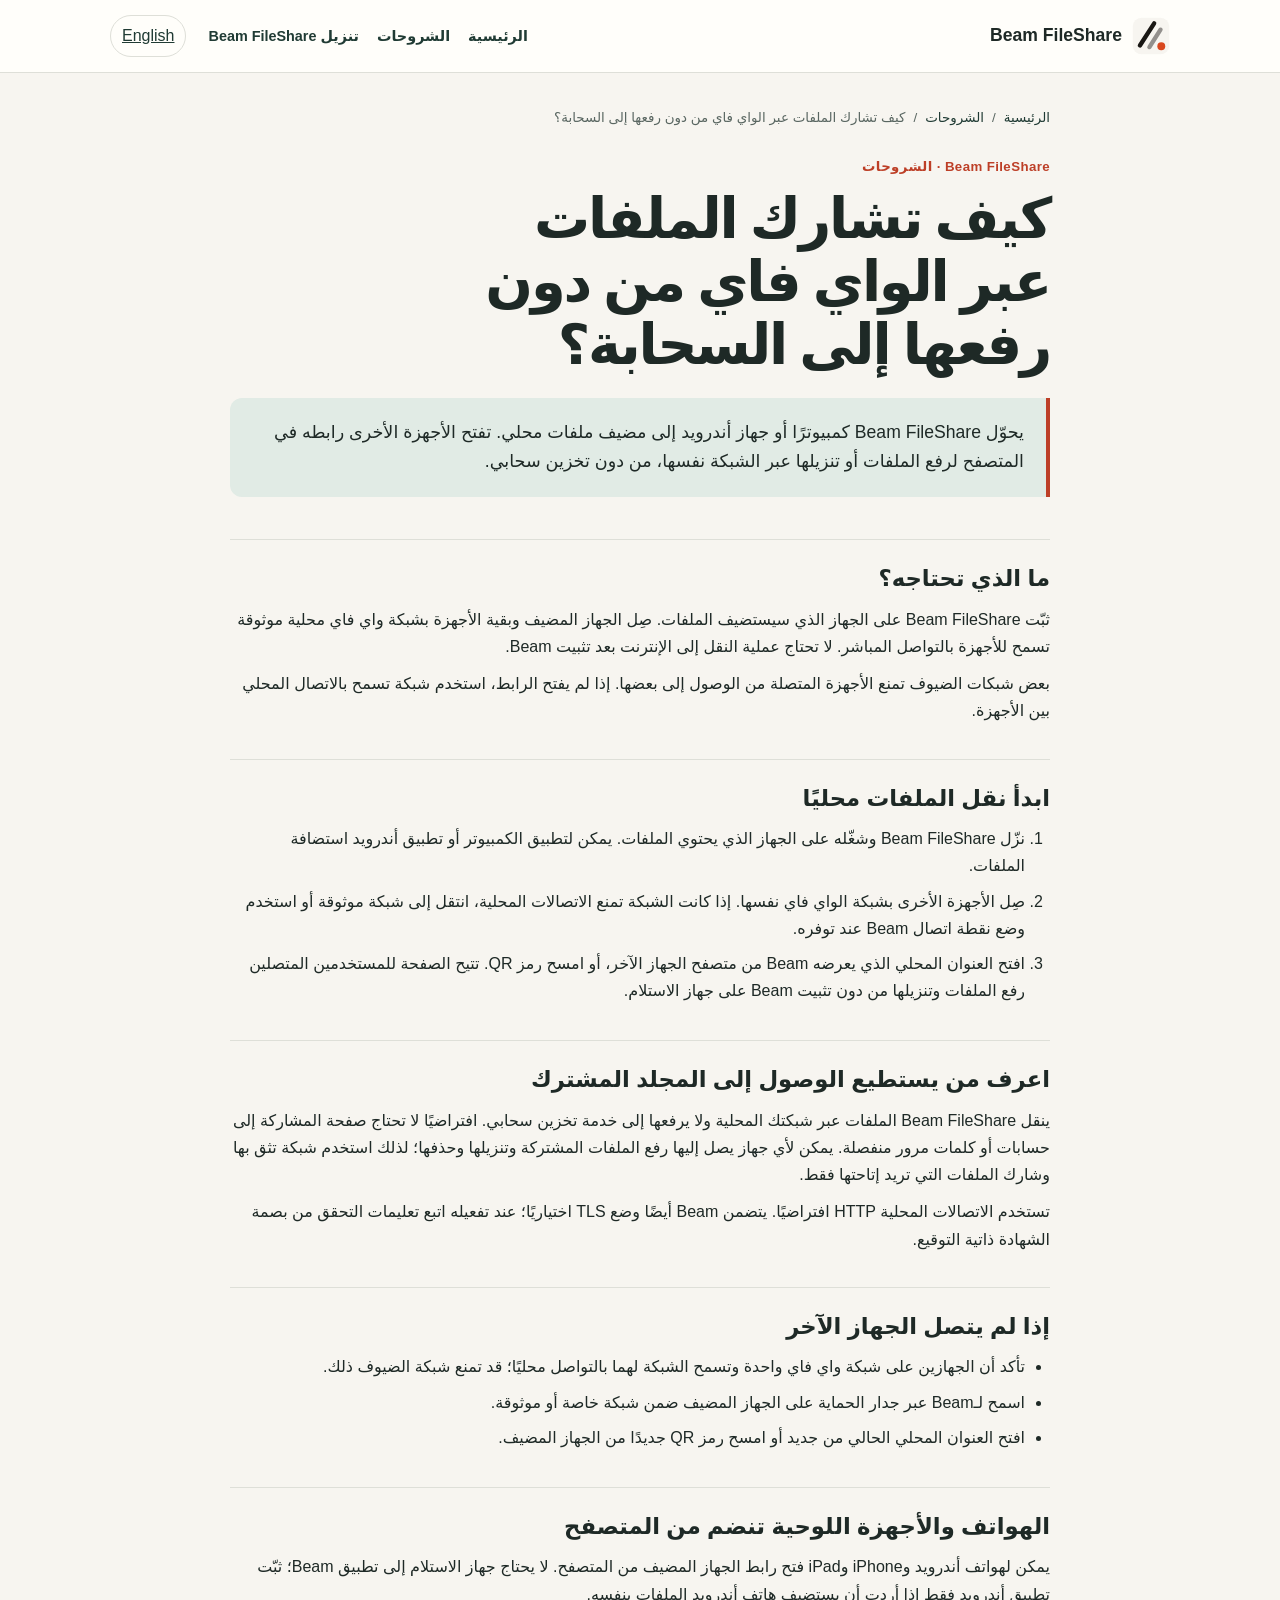
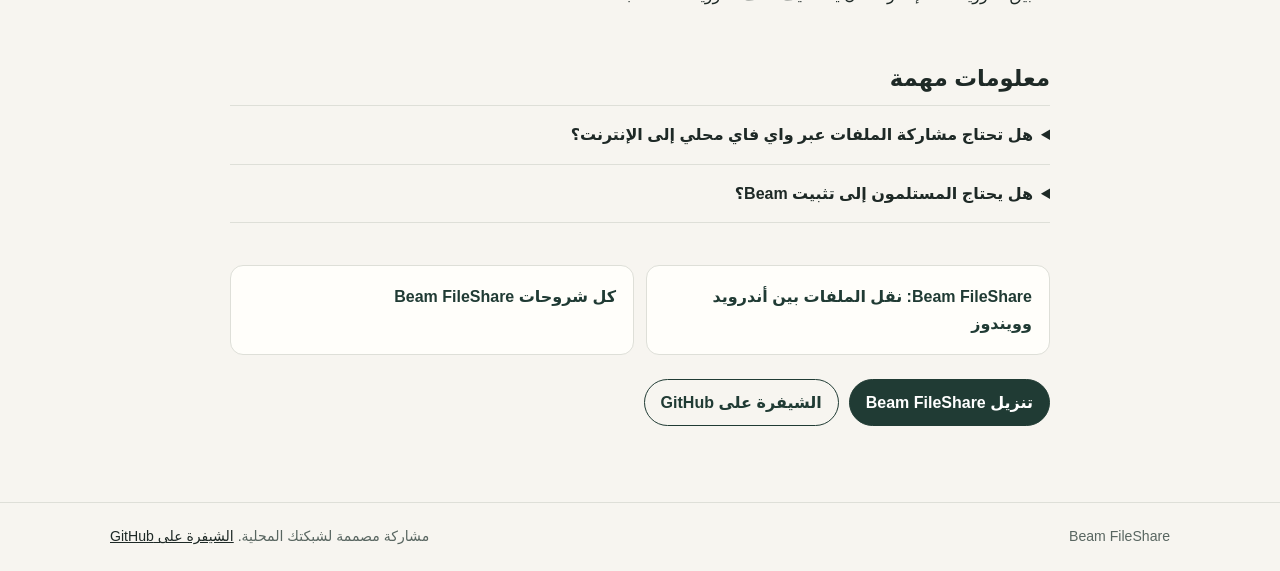
<file: ar/guides/share-files-over-wifi/index.html>
<!doctype html>
<html lang="ar" dir="rtl">
<head>
<meta charset="utf-8">
<meta name="viewport" content="width=device-width, initial-scale=1">
<title>Beam FileShare: مشاركة الملفات عبر الواي فاي بلا سحابة</title>
<meta name="description" content="تعرّف على مشاركة الملفات عبر واي فاي محلي باستخدام Beam FileShare: شغّل جهازًا مضيفًا وافتح رابطه من متصفح جهاز آخر بلا رفع سحابي.">
<meta name="robots" content="index,follow,max-image-preview:large">
<link rel="canonical" href="https://omdaral.github.io/beam-website/ar/guides/share-files-over-wifi/">
<link rel="alternate" hreflang="en" href="https://omdaral.github.io/beam-website/guides/share-files-over-wifi/">
<link rel="alternate" hreflang="ar" href="https://omdaral.github.io/beam-website/ar/guides/share-files-over-wifi/">
<link rel="alternate" hreflang="x-default" href="https://omdaral.github.io/beam-website/guides/share-files-over-wifi/">
<meta name="theme-color" content="#f7f5f0">
<meta property="og:type" content="article">
<meta property="og:site_name" content="Beam FileShare">
<meta property="og:title" content="Beam FileShare: مشاركة الملفات عبر الواي فاي بلا سحابة">
<meta property="og:description" content="تعرّف على مشاركة الملفات عبر واي فاي محلي باستخدام Beam FileShare: شغّل جهازًا مضيفًا وافتح رابطه من متصفح جهاز آخر بلا رفع سحابي.">
<meta property="og:url" content="https://omdaral.github.io/beam-website/ar/guides/share-files-over-wifi/">
<meta property="og:image" content="https://omdaral.github.io/beam-website/assets/og-cover-ar.png">
<meta property="og:image:width" content="1200">
<meta property="og:image:height" content="630">
<meta property="og:locale" content="ar_AR">
<meta property="og:locale:alternate" content="en_US">
<meta name="twitter:card" content="summary_large_image">
<meta name="twitter:title" content="Beam FileShare: مشاركة الملفات عبر الواي فاي بلا سحابة">
<meta name="twitter:description" content="تعرّف على مشاركة الملفات عبر واي فاي محلي باستخدام Beam FileShare: شغّل جهازًا مضيفًا وافتح رابطه من متصفح جهاز آخر بلا رفع سحابي.">
<meta name="twitter:image" content="https://omdaral.github.io/beam-website/assets/og-cover-ar.png">
<link rel="icon" href="../../../assets/logo.svg" type="image/svg+xml">
<style>
:root{color-scheme:light;--paper:#f7f5f0;--surface:#fffefa;--ink:#1e2926;--muted:#596661;--line:#dedfd8;--accent:#bd3f27;--mint:#e1ebe5;--forest:#203b34;--focus:#1769aa}
*{box-sizing:border-box}html{scroll-behavior:smooth}body{margin:0;color:var(--ink);background:var(--paper);font:16px/1.7 "Segoe UI",Tahoma,Arial,system-ui,sans-serif}
a{color:var(--forest)}a:focus-visible{outline:3px solid var(--focus);outline-offset:3px}.wrap{width:min(1060px,100% - 40px);margin-inline:auto}
.skip{position:absolute;inset-block-start:-60px;inset-inline-start:12px;padding:9px 14px;background:var(--ink);color:white;border-radius:8px}.skip:focus{inset-block-start:12px}
.top{border-block-end:1px solid var(--line);background:var(--surface)}.bar{min-height:72px;display:flex;align-items:center;gap:22px}.brand{display:inline-flex;align-items:center;gap:10px;color:var(--ink);font-size:1.1rem;font-weight:800;text-decoration:none}.brand img{width:38px;height:38px}.nav{display:flex;align-items:center;gap:18px;margin-inline-start:auto}.nav a{font-size:.9rem;font-weight:650;text-decoration:none}.language{padding:6px 11px;border:1px solid var(--line);border-radius:999px;white-space:nowrap}
.guide{max-width:820px;padding-block:34px 76px}.crumbs{display:flex;flex-wrap:wrap;gap:8px;align-items:center;margin:0 0 26px;color:var(--muted);font-size:.84rem}.crumbs a{text-decoration:none}.eyebrow{margin:0 0 10px;color:var(--accent);font-size:.83rem;font-weight:750;letter-spacing:.03em}.guide h1{max-width:22ch;margin:0;font-size:clamp(2.1rem,5vw,3.5rem);line-height:1.12;letter-spacing:-.04em;text-wrap:balance}.lead{margin:21px 0 0;padding:20px 22px;border-inline-start:4px solid var(--accent);border-radius:12px;background:var(--mint);font-size:1.1rem}
.article{margin-block-start:42px}.article section{padding-block:24px;border-block-start:1px solid var(--line)}.article h2,.faq h2,.related h2{margin:0 0 12px;font-size:1.42rem;line-height:1.3}.article p{margin:10px 0}.article ol,.article ul{margin:12px 0;padding-inline-start:25px}.article li{margin-block:8px}.faq{margin-block-start:22px}.faq details{border-block-start:1px solid var(--line)}.faq details:last-child{border-block-end:1px solid var(--line)}.faq summary{padding:15px 0;cursor:pointer;font-weight:750}.faq p{margin:0;padding:0 0 16px;color:var(--muted)}
.related{display:grid;grid-template-columns:1fr 1fr;gap:12px;margin-block-start:42px}.related a{padding:17px;border:1px solid var(--line);border-radius:13px;background:var(--surface);font-weight:700;text-decoration:none}.related a:hover{border-color:var(--accent)}.cta{display:flex;flex-wrap:wrap;gap:10px;margin-block-start:24px}.button{min-height:46px;display:inline-flex;align-items:center;justify-content:center;padding:9px 16px;border:1px solid var(--forest);border-radius:999px;color:#fff;background:var(--forest);font-weight:750;text-decoration:none}.button.secondary{color:var(--forest);background:transparent}
.footer{border-block-start:1px solid var(--line);padding-block:22px;color:var(--muted);font-size:.88rem}.footer-row{display:flex;flex-wrap:wrap;justify-content:space-between;gap:12px}.footer a{color:var(--ink)}[dir=rtl] body{font-family:Tahoma,"Segoe UI",Arial,system-ui,sans-serif}[dir=rtl] .lead{border-radius:12px 0 0 12px}
@media(max-width:620px){.wrap{width:min(100% - 30px,1060px)}.bar{min-height:64px;gap:10px}.brand{font-size:.95rem}.brand img{width:34px;height:34px}.nav{gap:10px}.nav a{font-size:.79rem}.nav .guides-link{display:none}.guide{padding-block-start:24px}.guide h1{font-size:clamp(2rem,10vw,2.8rem)}.lead{padding:16px;font-size:1rem}.related{grid-template-columns:1fr}.language{font-size:.82rem}}
@media(prefers-reduced-motion:reduce){html{scroll-behavior:auto}*{transition-duration:.01ms!important}}
</style>
<script type="application/ld+json">{"@context":"https://schema.org","@graph":[{"@type":"WebPage","@id":"https://omdaral.github.io/beam-website/ar/guides/share-files-over-wifi/#page","url":"https://omdaral.github.io/beam-website/ar/guides/share-files-over-wifi/","name":"Beam FileShare: مشاركة الملفات عبر الواي فاي بلا سحابة","description":"تعرّف على مشاركة الملفات عبر واي فاي محلي باستخدام Beam FileShare: شغّل جهازًا مضيفًا وافتح رابطه من متصفح جهاز آخر بلا رفع سحابي.","inLanguage":"ar","isPartOf":{"@id":"https://omdaral.github.io/beam-website/#website"},"about":{"@id":"https://omdaral.github.io/beam-website/#app"},"breadcrumb":{"@id":"https://omdaral.github.io/beam-website/ar/guides/share-files-over-wifi/#breadcrumb"}},{"@type":"BreadcrumbList","@id":"https://omdaral.github.io/beam-website/ar/guides/share-files-over-wifi/#breadcrumb","itemListElement":[{"@type":"ListItem","position":1,"name":"الرئيسية","item":"https://omdaral.github.io/beam-website/ar/"},{"@type":"ListItem","position":2,"name":"الشروحات","item":"https://omdaral.github.io/beam-website/ar/#guides"},{"@type":"ListItem","position":3,"name":"كيف تشارك الملفات عبر الواي فاي من دون رفعها إلى السحابة؟","item":"https://omdaral.github.io/beam-website/ar/guides/share-files-over-wifi/"}]},{"@type":"FAQPage","@id":"https://omdaral.github.io/beam-website/ar/guides/share-files-over-wifi/#faq","mainEntity":[{"@type":"Question","name":"هل تحتاج مشاركة الملفات عبر واي فاي محلي إلى الإنترنت؟","acceptedAnswer":{"@type":"Answer","text":"لا. بعد تثبيت Beam FileShare، يعمل النقل عبر شبكة محلية تسمح للأجهزة بالتواصل. تحتاج الإنترنت لتنزيل Beam أو التحقق من التحديثات."}},{"@type":"Question","name":"هل يحتاج المستلمون إلى تثبيت Beam؟","acceptedAnswer":{"@type":"Answer","text":"لا. يفتح المستلم رابط الجهاز المضيف في المتصفح. ثبّت Beam على الجهاز الذي يستضيف المجلد فقط."}}]}]}</script>
</head>
<body>
<a class="skip" href="#main">تخطَّ إلى المحتوى</a>
<header class="top"><div class="wrap bar">
  <a class="brand" href="https://omdaral.github.io/beam-website/ar/"><img src="../../../assets/logo.svg" width="38" height="38" alt=""><span>Beam FileShare</span></a>
  <nav class="nav" aria-label="التنقل الرئيسي"><a href="https://omdaral.github.io/beam-website/ar/">الرئيسية</a><a class="guides-link" href="https://omdaral.github.io/beam-website/ar/#guides">الشروحات</a><a href="https://omdaral.github.io/beam-website/ar/#download">تنزيل Beam FileShare</a></nav>
  <a class="language" href="https://omdaral.github.io/beam-website/guides/share-files-over-wifi/" hreflang="en" lang="en">English</a>
</div></header>
<main id="main" class="wrap guide">
  <nav class="crumbs" aria-label="التنقل الرئيسي"><a href="https://omdaral.github.io/beam-website/ar/">الرئيسية</a><span aria-hidden="true">/</span><a href="https://omdaral.github.io/beam-website/ar/#guides">الشروحات</a><span aria-hidden="true">/</span><span aria-current="page">كيف تشارك الملفات عبر الواي فاي من دون رفعها إلى السحابة؟</span></nav>
  <p class="eyebrow">Beam FileShare · الشروحات</p>
  <h1>كيف تشارك الملفات عبر الواي فاي من دون رفعها إلى السحابة؟</h1>
  <p class="lead">يحوّل Beam FileShare كمبيوترًا أو جهاز أندرويد إلى مضيف ملفات محلي. تفتح الأجهزة الأخرى رابطه في المتصفح لرفع الملفات أو تنزيلها عبر الشبكة نفسها، من دون تخزين سحابي.</p>
  <article class="article"><section><h2>ما الذي تحتاجه؟</h2>
<p>ثبّت Beam FileShare على الجهاز الذي سيستضيف الملفات. صِل الجهاز المضيف وبقية الأجهزة بشبكة واي فاي محلية موثوقة تسمح للأجهزة بالتواصل المباشر. لا تحتاج عملية النقل إلى الإنترنت بعد تثبيت Beam.</p>
<p>بعض شبكات الضيوف تمنع الأجهزة المتصلة من الوصول إلى بعضها. إذا لم يفتح الرابط، استخدم شبكة تسمح بالاتصال المحلي بين الأجهزة.</p>
</section>
<section><h2>ابدأ نقل الملفات محليًا</h2>
<ol>
<li>نزّل Beam FileShare وشغّله على الجهاز الذي يحتوي الملفات. يمكن لتطبيق الكمبيوتر أو تطبيق أندرويد استضافة الملفات.</li>
<li>صِل الأجهزة الأخرى بشبكة الواي فاي نفسها. إذا كانت الشبكة تمنع الاتصالات المحلية، انتقل إلى شبكة موثوقة أو استخدم وضع نقطة اتصال Beam عند توفره.</li>
<li>افتح العنوان المحلي الذي يعرضه Beam من متصفح الجهاز الآخر، أو امسح رمز QR. تتيح الصفحة للمستخدمين المتصلين رفع الملفات وتنزيلها من دون تثبيت Beam على جهاز الاستلام.</li>
</ol>
</section>
<section><h2>اعرف من يستطيع الوصول إلى المجلد المشترك</h2>
<p>ينقل Beam FileShare الملفات عبر شبكتك المحلية ولا يرفعها إلى خدمة تخزين سحابي. افتراضيًا لا تحتاج صفحة المشاركة إلى حسابات أو كلمات مرور منفصلة. يمكن لأي جهاز يصل إليها رفع الملفات المشتركة وتنزيلها وحذفها؛ لذلك استخدم شبكة تثق بها وشارك الملفات التي تريد إتاحتها فقط.</p>
<p>تستخدم الاتصالات المحلية HTTP افتراضيًا. يتضمن Beam أيضًا وضع TLS اختياريًا؛ عند تفعيله اتبع تعليمات التحقق من بصمة الشهادة ذاتية التوقيع.</p>
</section>
<section><h2>إذا لم يتصل الجهاز الآخر</h2>
<ul>
<li>تأكد أن الجهازين على شبكة واي فاي واحدة وتسمح الشبكة لهما بالتواصل محليًا؛ قد تمنع شبكة الضيوف ذلك.</li>
<li>اسمح لـBeam عبر جدار الحماية على الجهاز المضيف ضمن شبكة خاصة أو موثوقة.</li>
<li>افتح العنوان المحلي الحالي من جديد أو امسح رمز QR جديدًا من الجهاز المضيف.</li>
</ul>
</section>
<section><h2>الهواتف والأجهزة اللوحية تنضم من المتصفح</h2>
<p>يمكن لهواتف أندرويد وiPhone وiPad فتح رابط الجهاز المضيف من المتصفح. لا يحتاج جهاز الاستلام إلى تطبيق Beam؛ ثبّت تطبيق أندرويد فقط إذا أردت أن يستضيف هاتف أندرويد الملفات بنفسه.</p>
</section></article>
  <section class="faq" aria-labelledby="faq-title"><h2 id="faq-title">معلومات مهمة</h2><div><details><summary>هل تحتاج مشاركة الملفات عبر واي فاي محلي إلى الإنترنت؟</summary><p>لا. بعد تثبيت Beam FileShare، يعمل النقل عبر شبكة محلية تسمح للأجهزة بالتواصل. تحتاج الإنترنت لتنزيل Beam أو التحقق من التحديثات.</p></details>
<details><summary>هل يحتاج المستلمون إلى تثبيت Beam؟</summary><p>لا. يفتح المستلم رابط الجهاز المضيف في المتصفح. ثبّت Beam على الجهاز الذي يستضيف المجلد فقط.</p></details></div></section>
  <nav class="related" aria-label="شروحات Beam FileShare"><a href="https://omdaral.github.io/beam-website/ar/guides/android-to-windows-file-sharing/">Beam FileShare: نقل الملفات بين أندرويد وويندوز</a><a href="https://omdaral.github.io/beam-website/ar/#guides">كل شروحات Beam FileShare</a></nav>
  <div class="cta"><a class="button" href="https://omdaral.github.io/beam-website/ar/#download">تنزيل Beam FileShare</a><a class="button secondary" href="https://github.com/omdaral/beam-fileshare">الشيفرة على GitHub</a></div>
</main>
<footer class="footer"><div class="wrap footer-row"><span>Beam FileShare</span><span>مشاركة مصممة لشبكتك المحلية. <a href="https://github.com/omdaral/beam-fileshare">الشيفرة على GitHub</a></span></div></footer>
</body>
</html>
</file>
